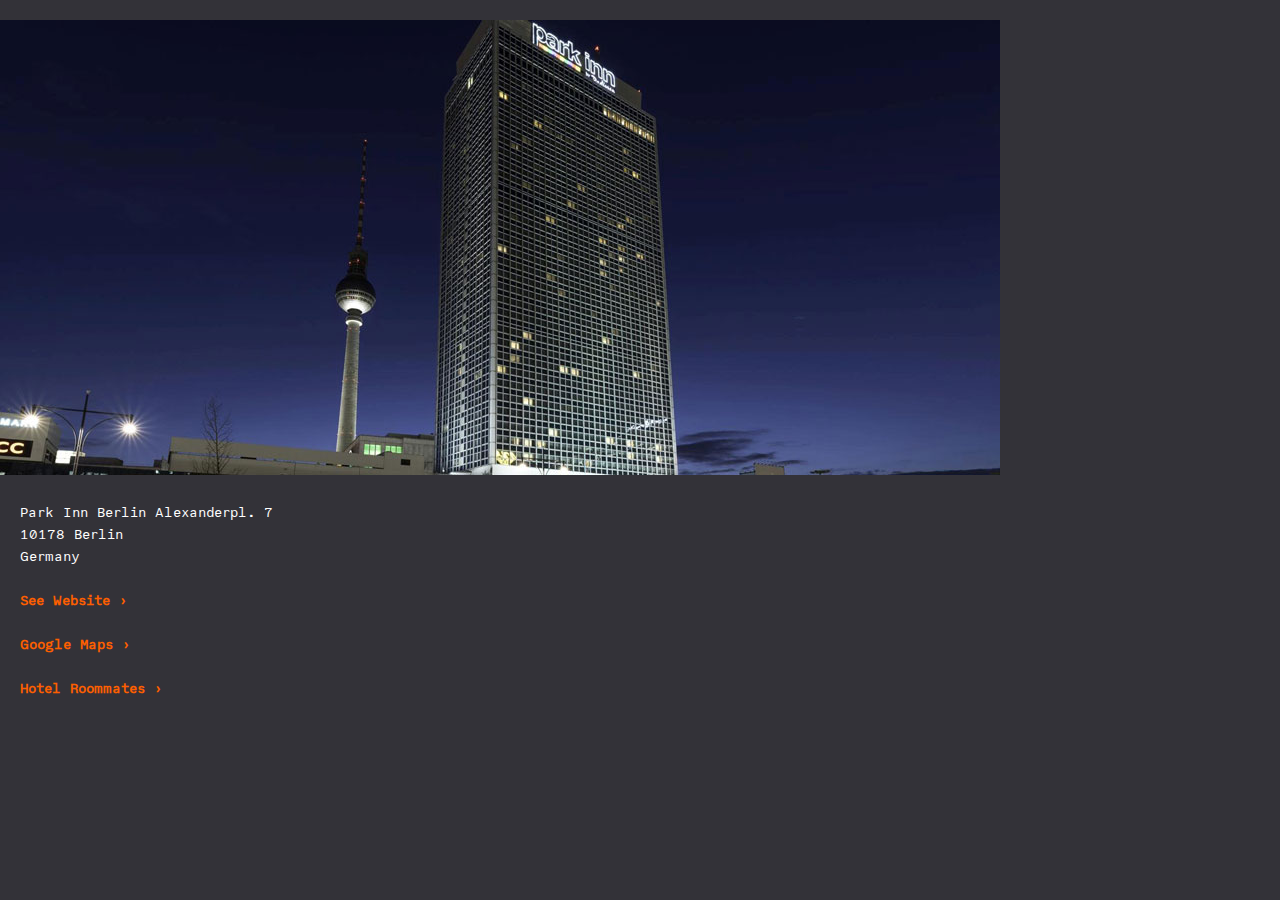
<file: app/hotel.html>
<!DOCTYPE html>
<html>
<head>
  <meta charset="UTF-8">
  <meta http-equiv="X-UA-Compatible" content="IE=edge,chrome=1"/>

  <title>Futupolis</title>
  <link rel="apple-touch-icon" href="assets/robot.png">
  <link rel="icon" href="assets/robot.png">

  <meta name="viewport" content="width=device-width, initial-scale=1, maximum-scale=1"/>
  <meta name="mobile-web-app-capable" content="yes" />
  <meta name="apple-mobile-web-app-capable" content="yes"/>
  <meta name="format-detection" content="telephone=no"/>
  <meta name="theme-color" content="#000" />

  <link rel="stylesheet" href="style.css">

</head>
<body>
  <img class="hero-img" src="parkinn.jpg" />
  <p>
    Park Inn Berlin
    Alexanderpl. 7 <br />
    10178 Berlin<br />
    Germany<br />
    <br />
    <a href="https://www.parkinn-berlin.de/en/">See Website ›</a>
    <br />
    <br />
    <a href="https://goo.gl/maps/hBUeeESPhUG2">Google Maps ›</a>
    <br />
    <br />
    <a href="https://docs.google.com/spreadsheets/d/1QkvQoJIm4nGM_XPSXsd3exFB131NNOE9MPfjAgMLTbQ/edit">Hotel Roommates ›</a>
    <br />
  </p>


</body>
</html>
</file>
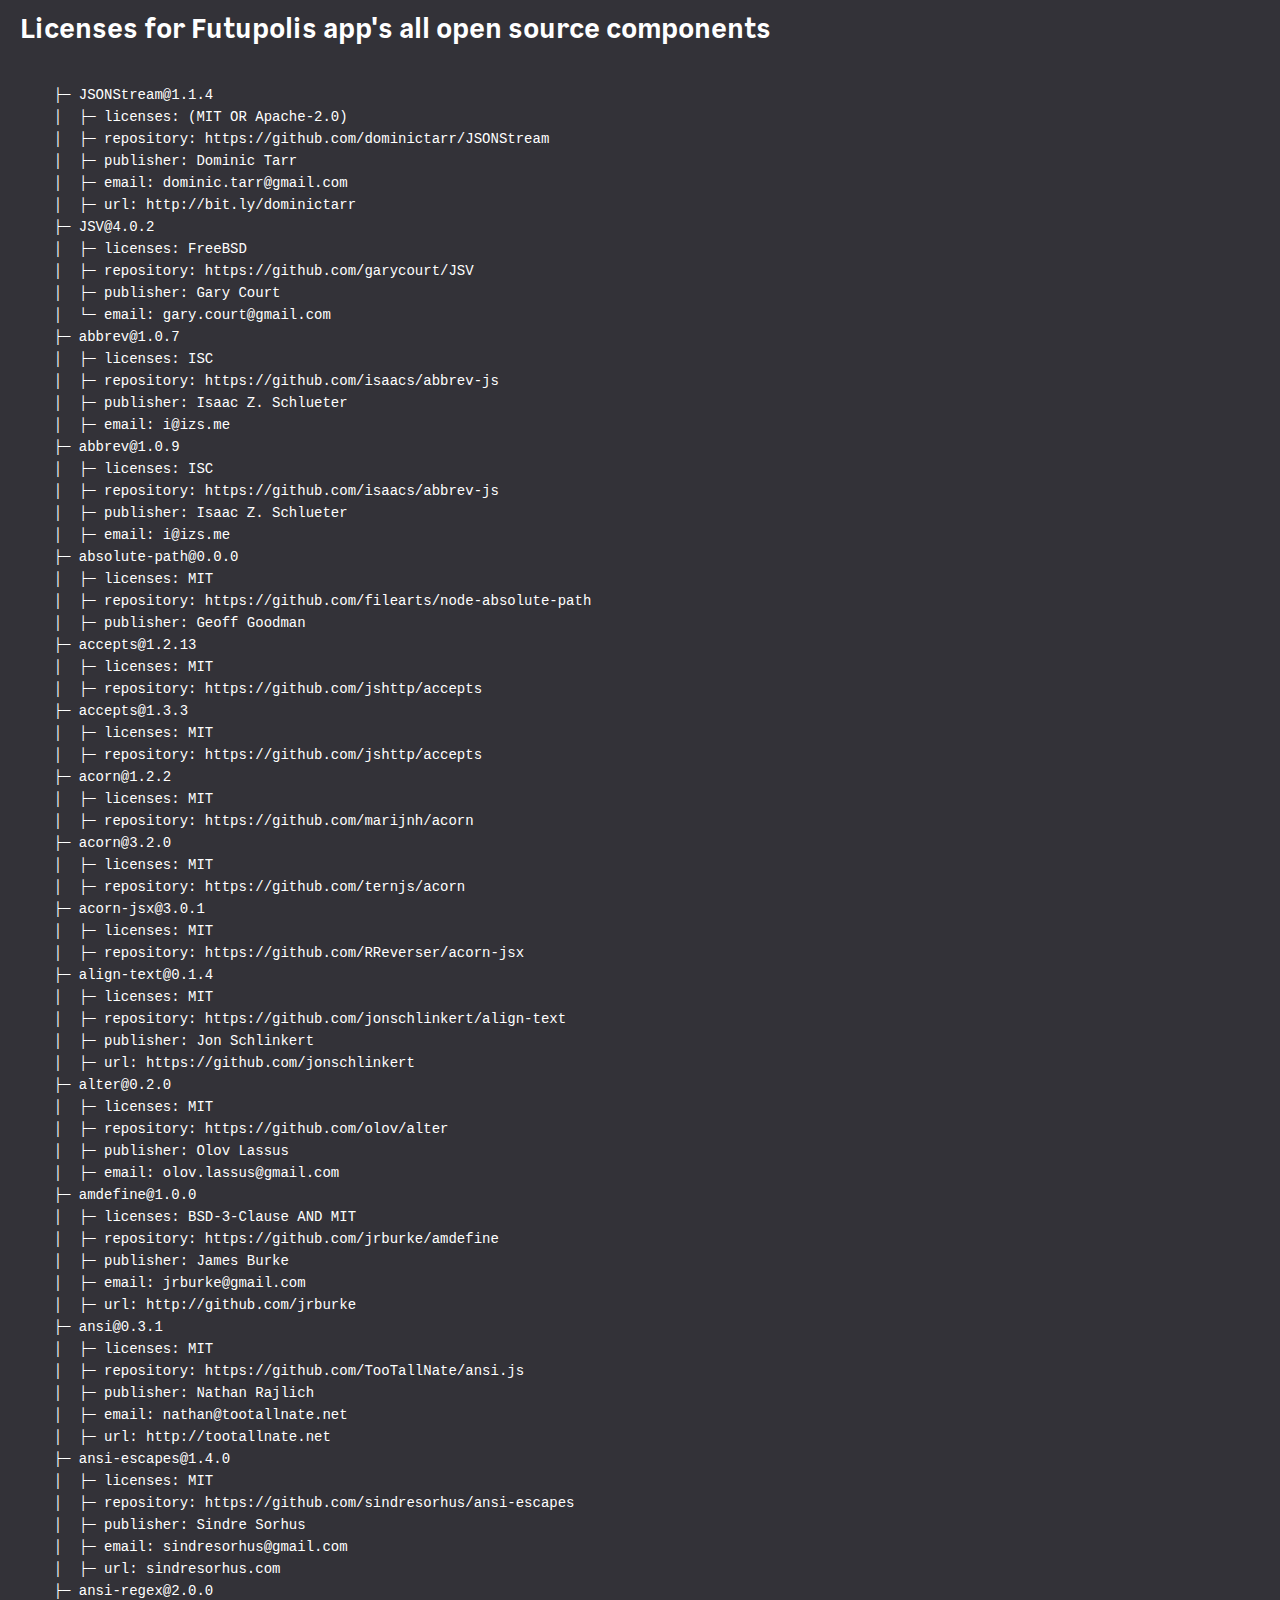
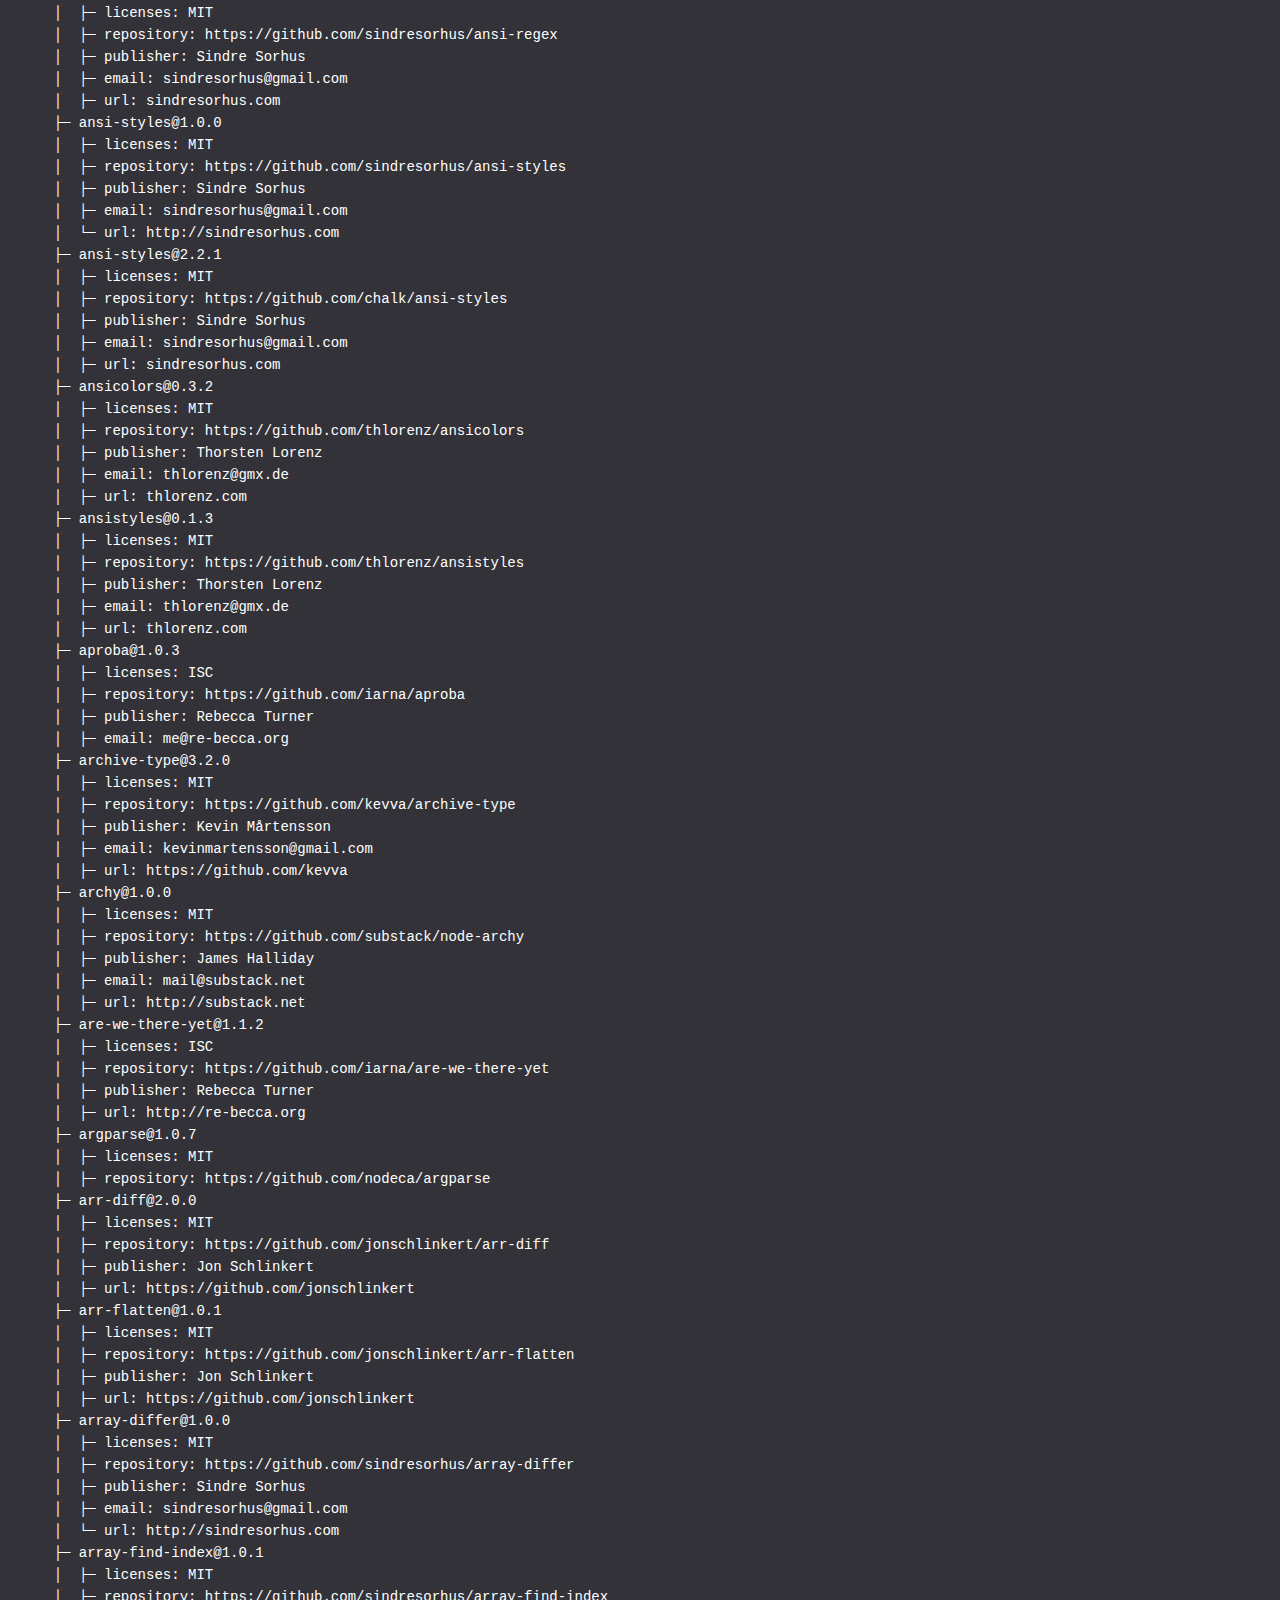
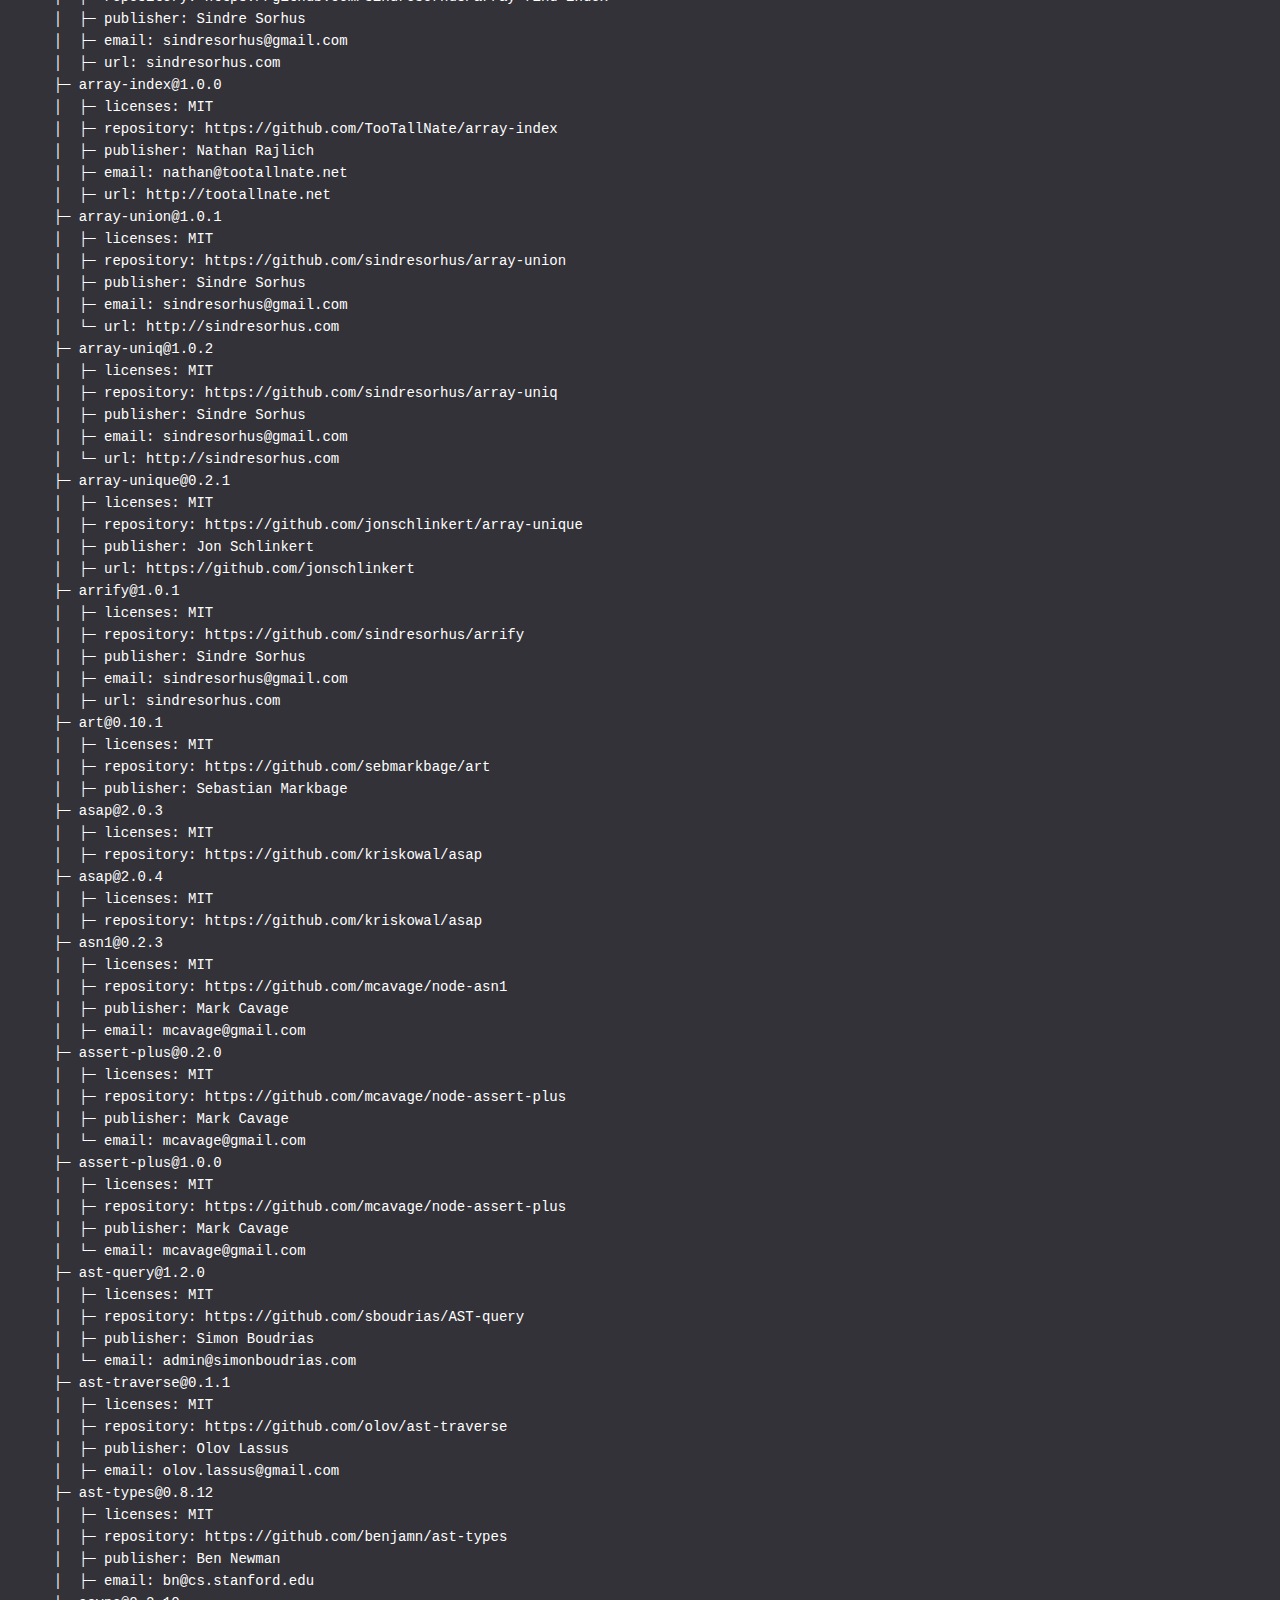
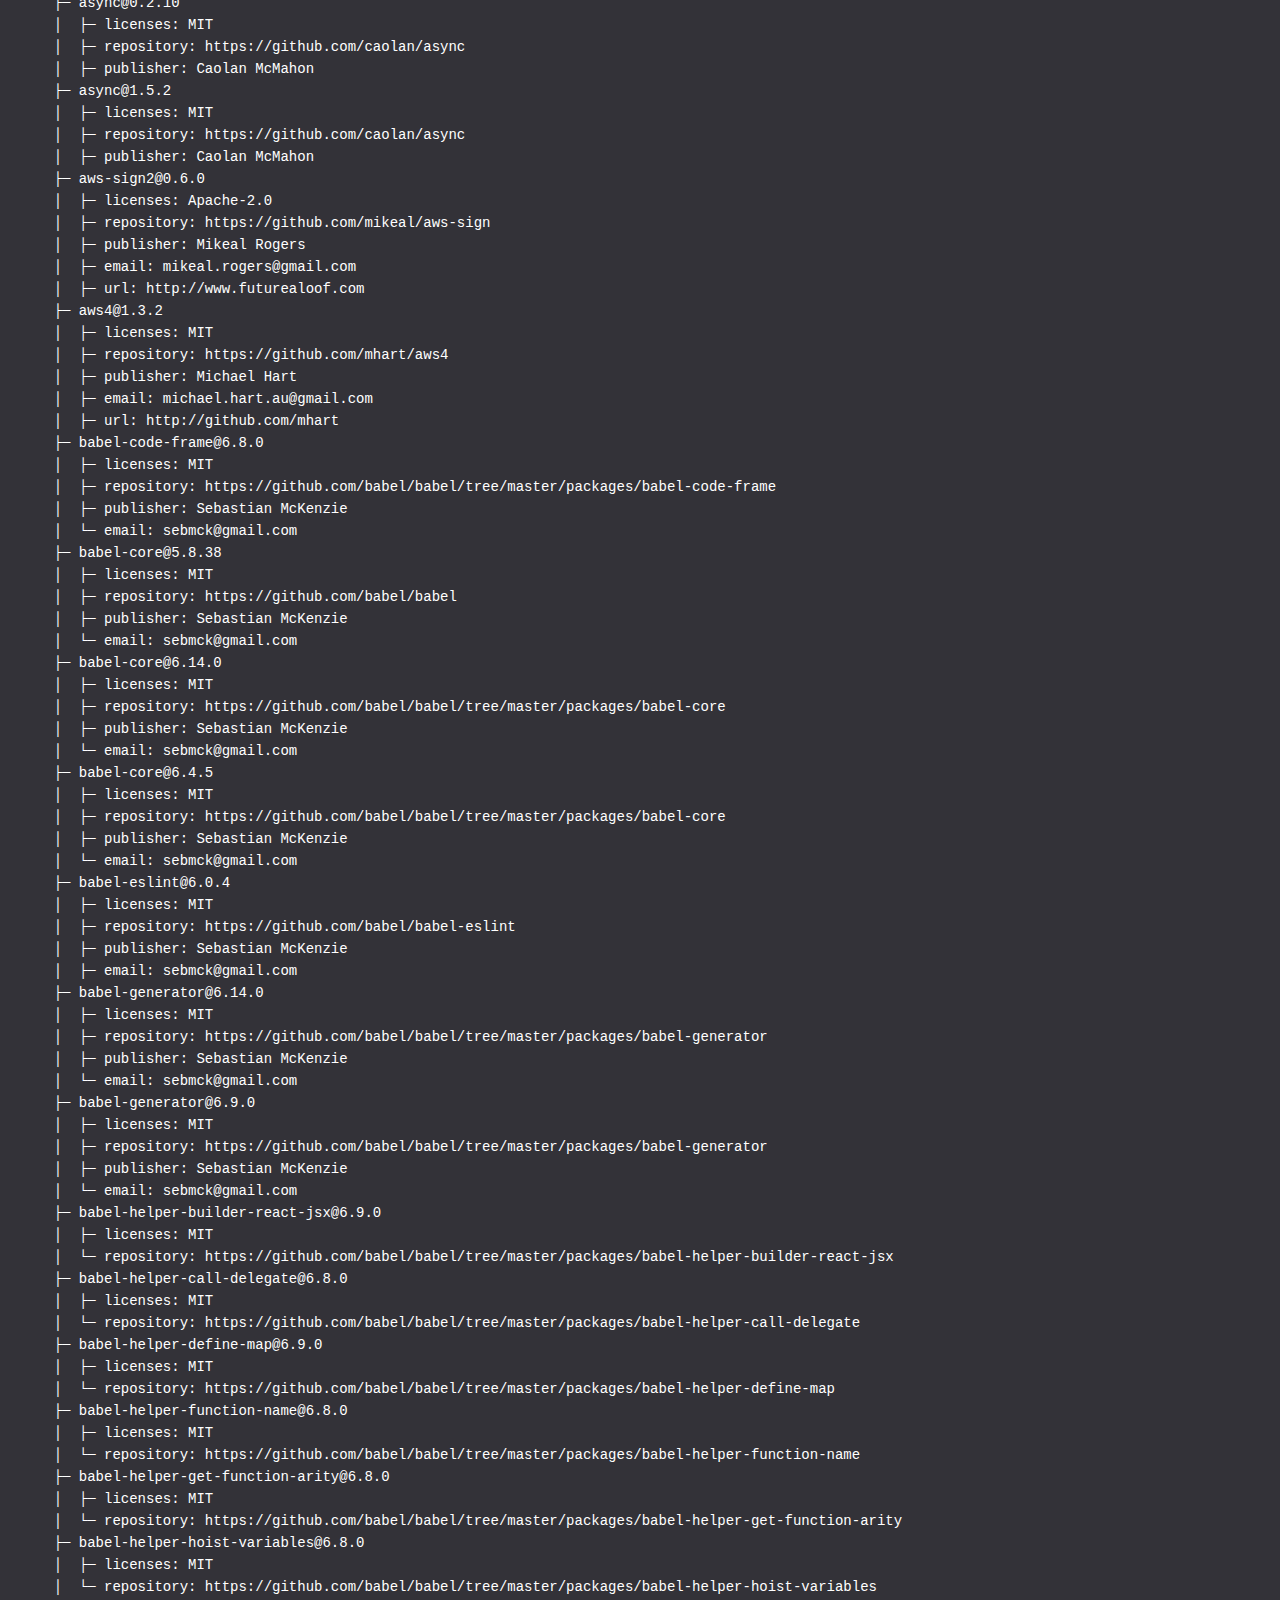
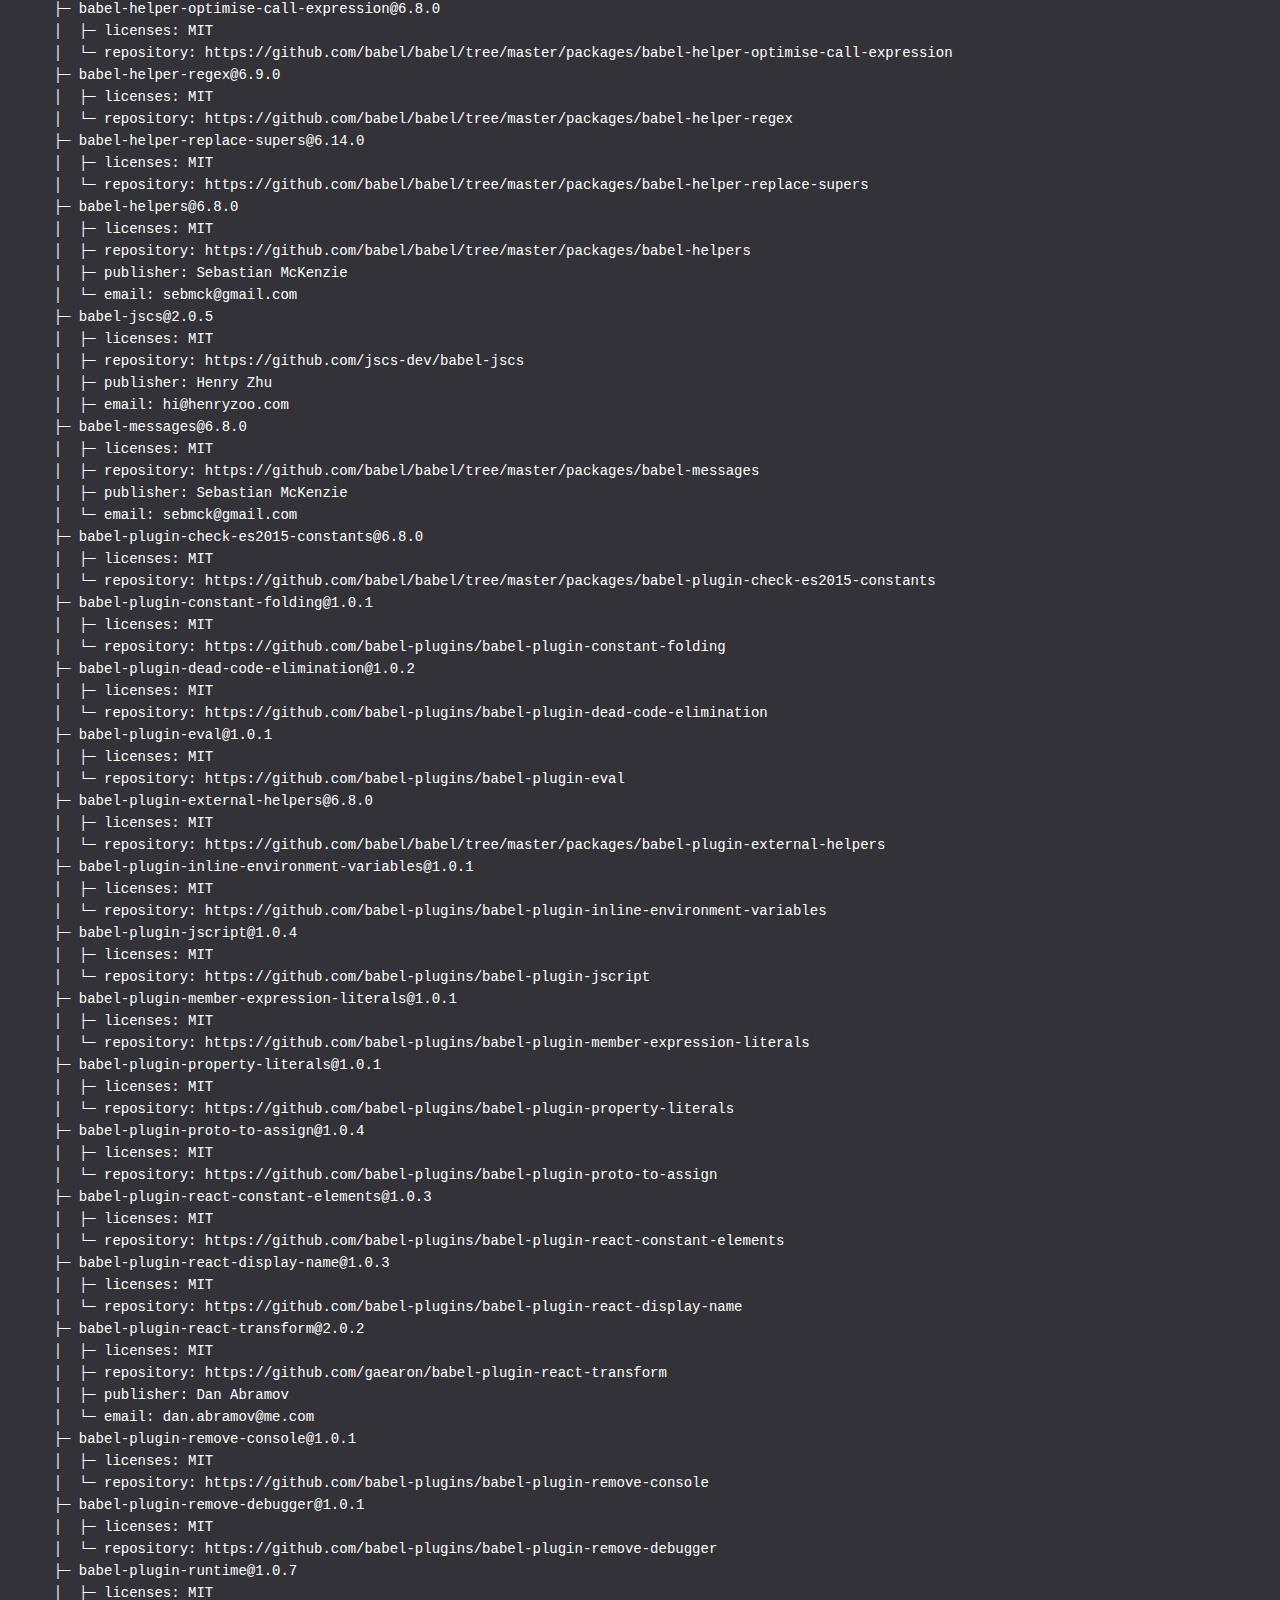
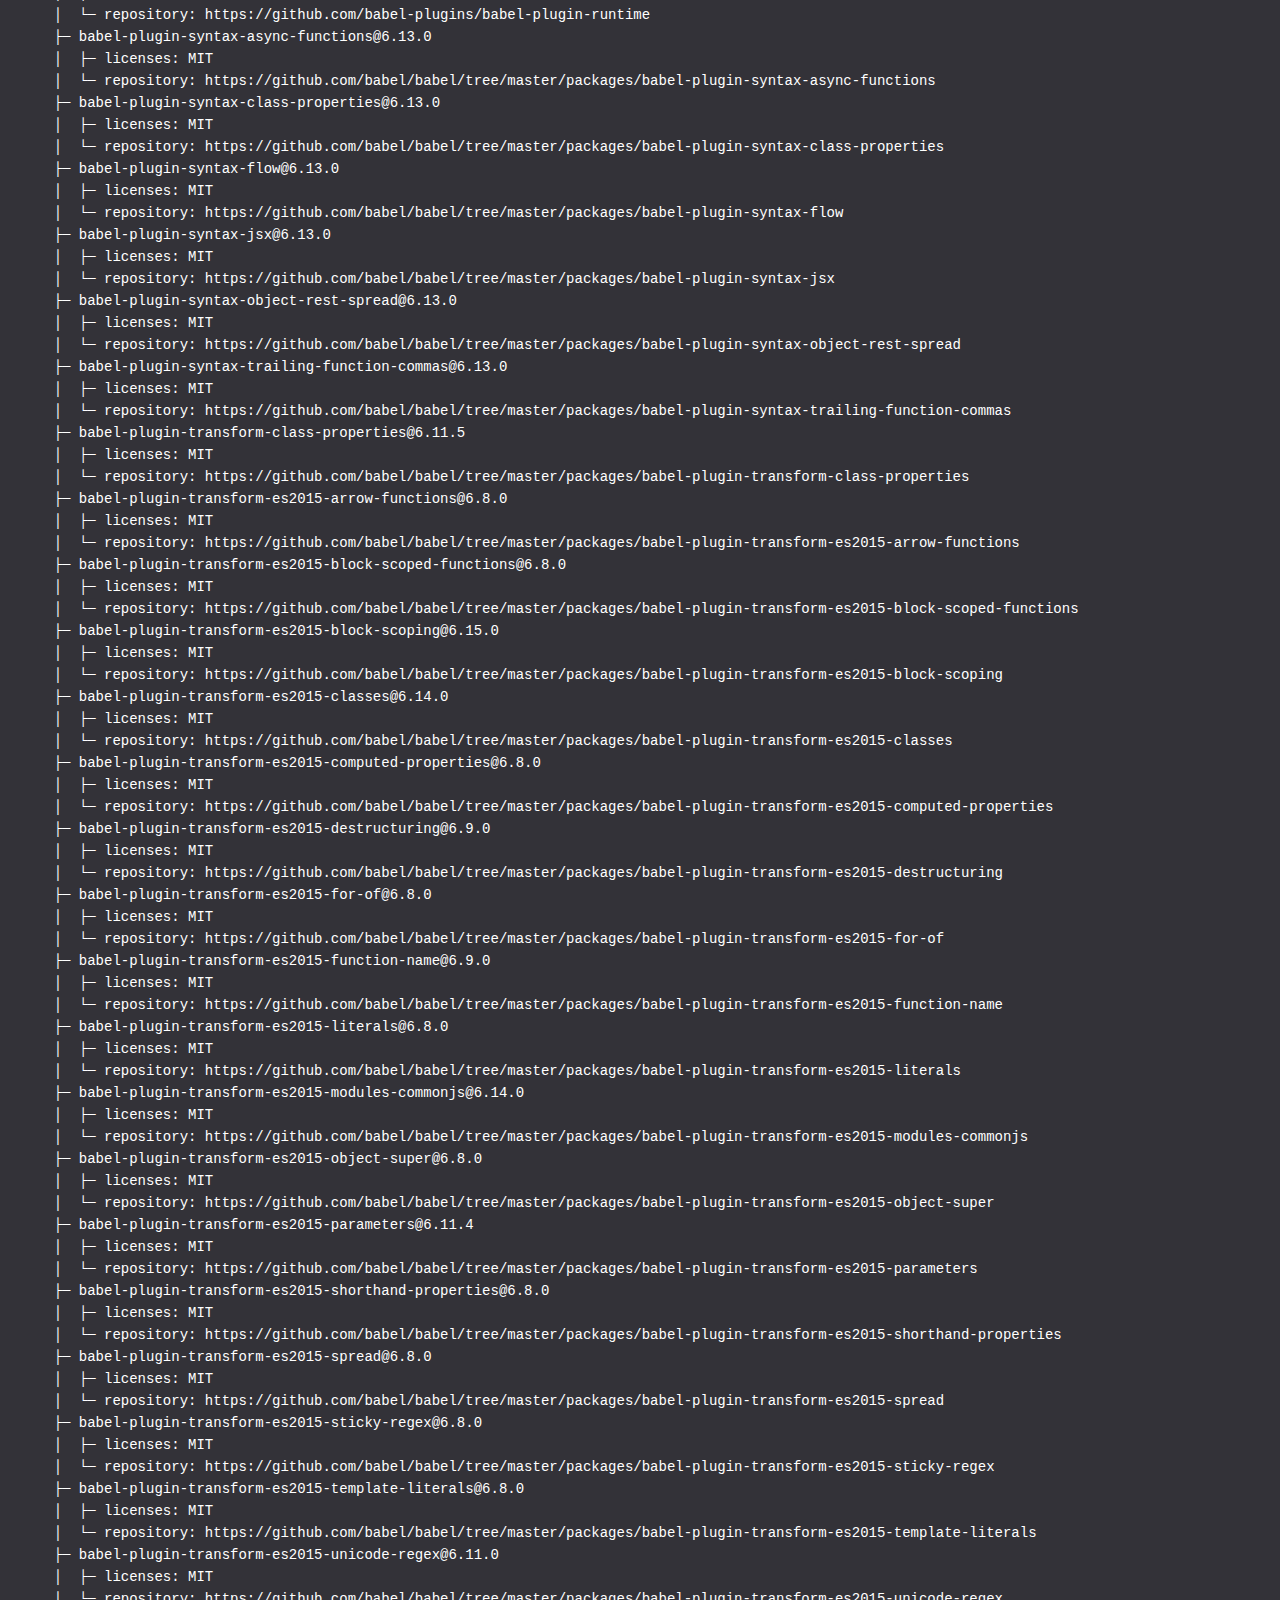
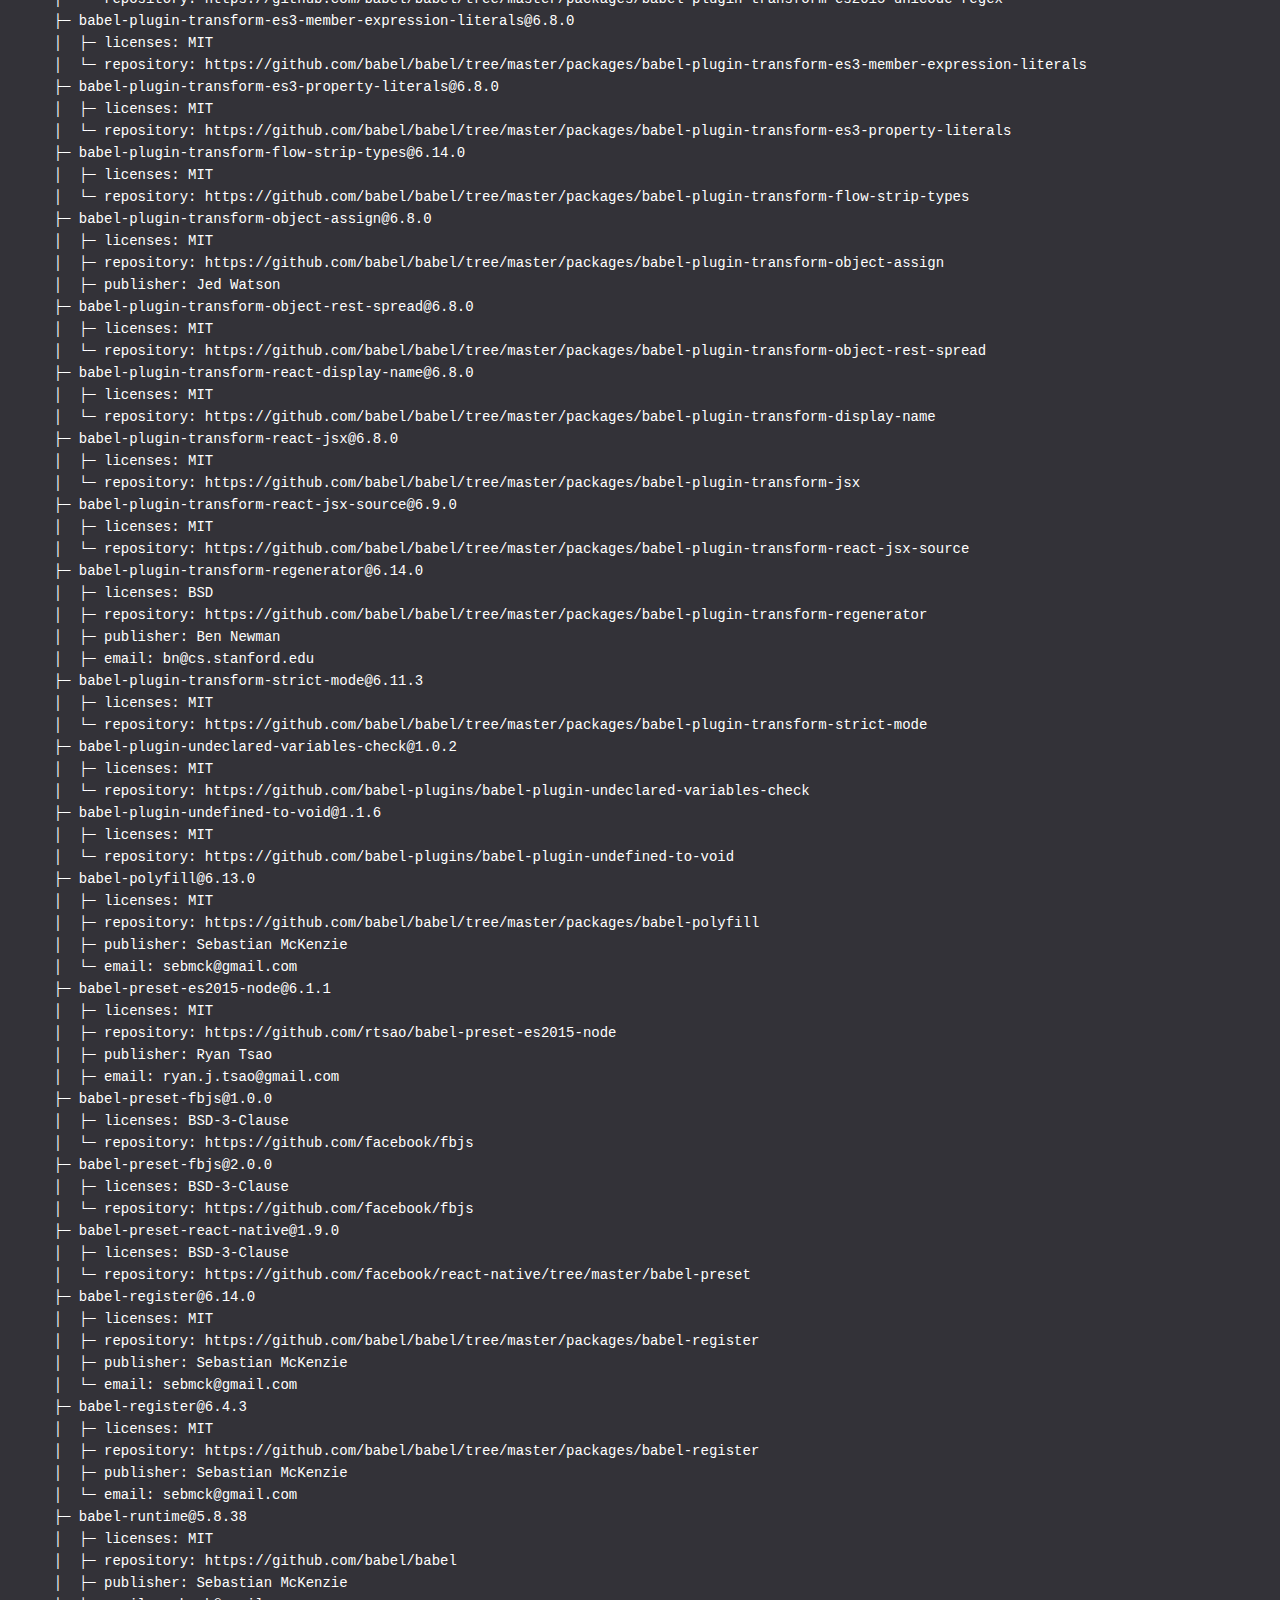
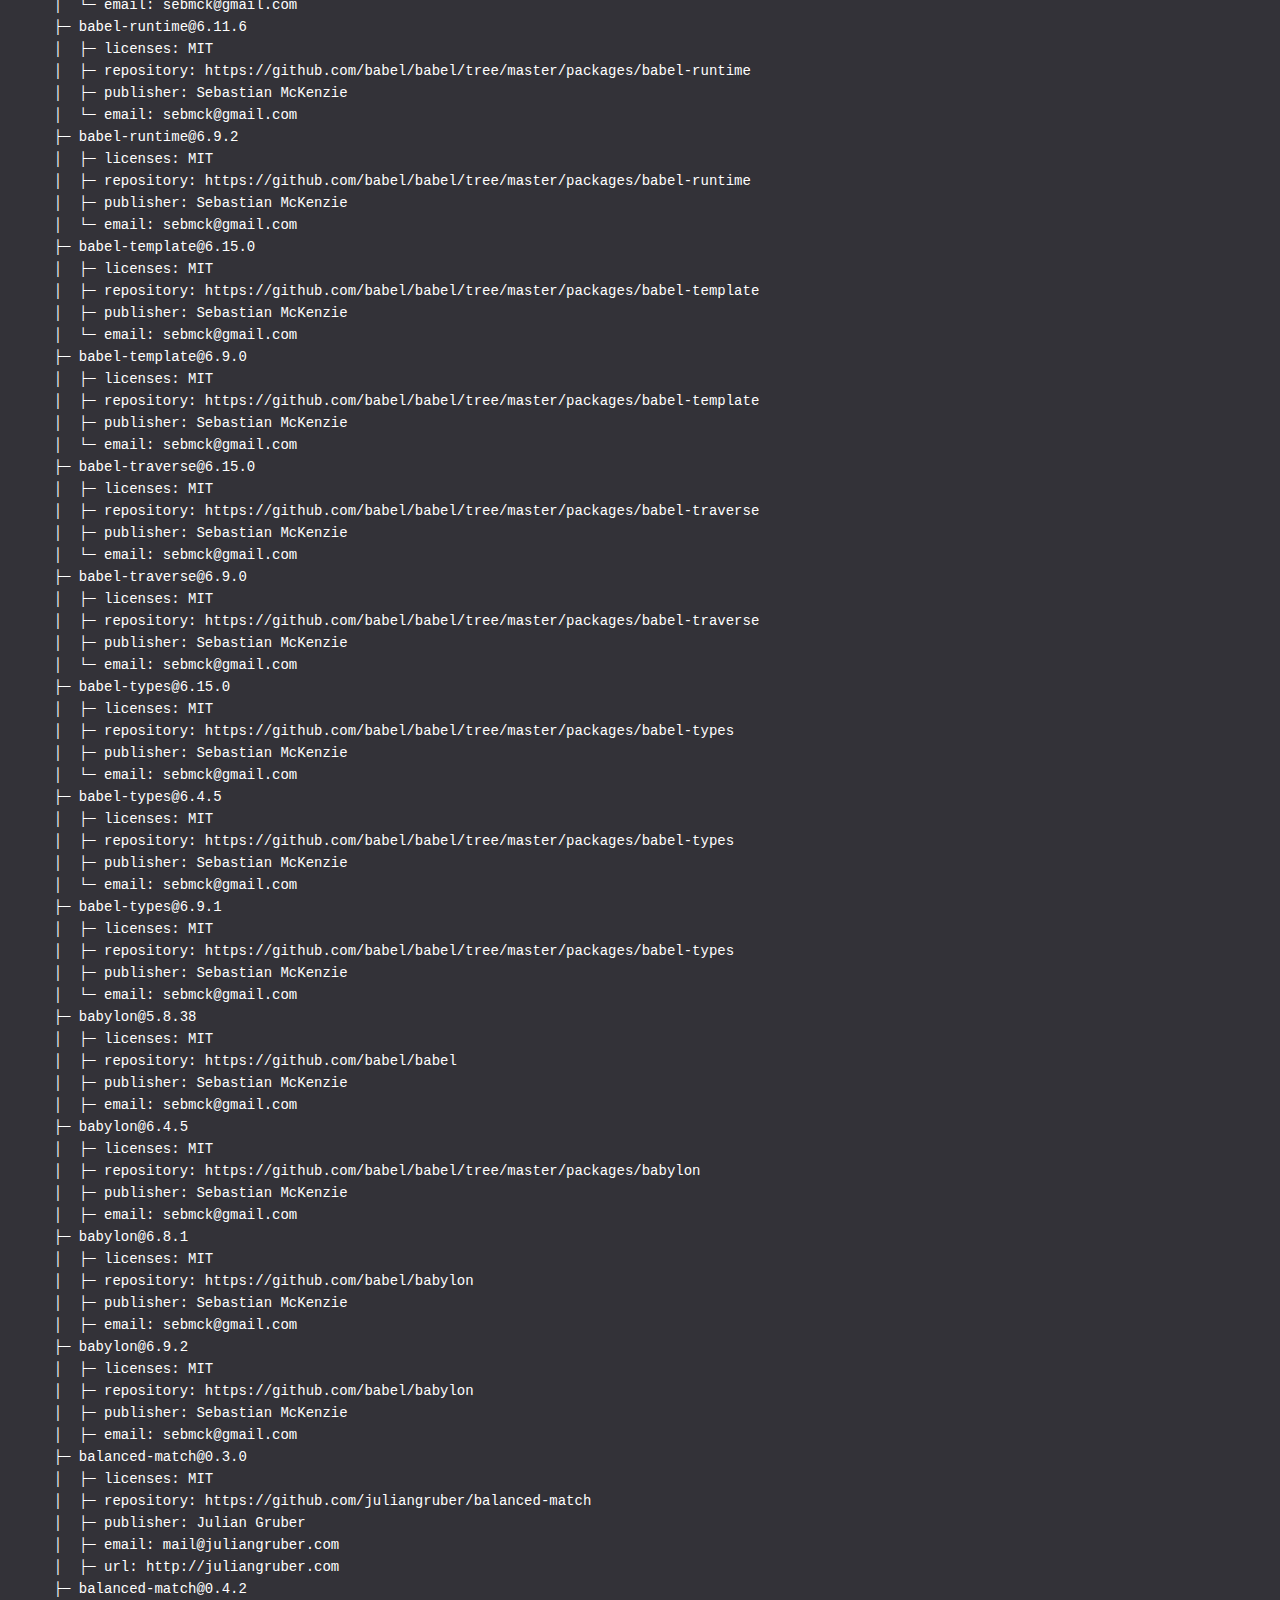
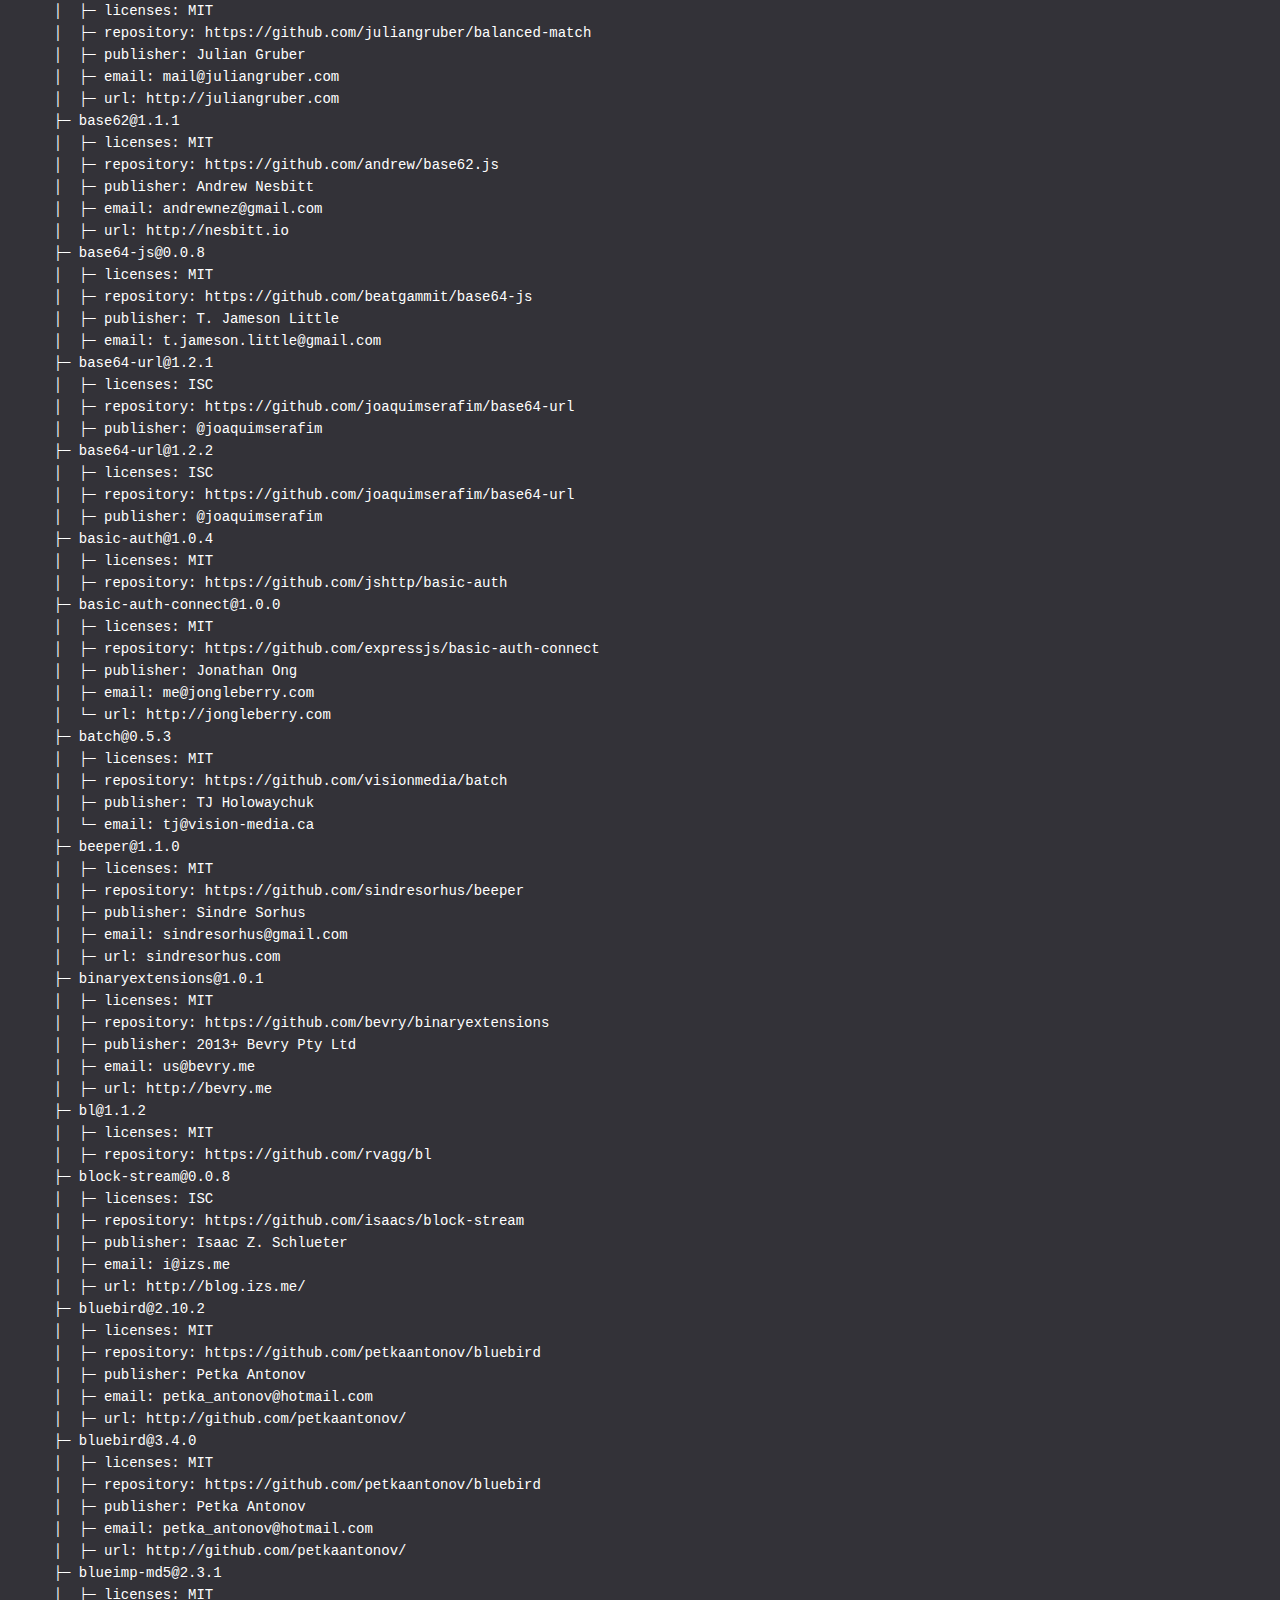
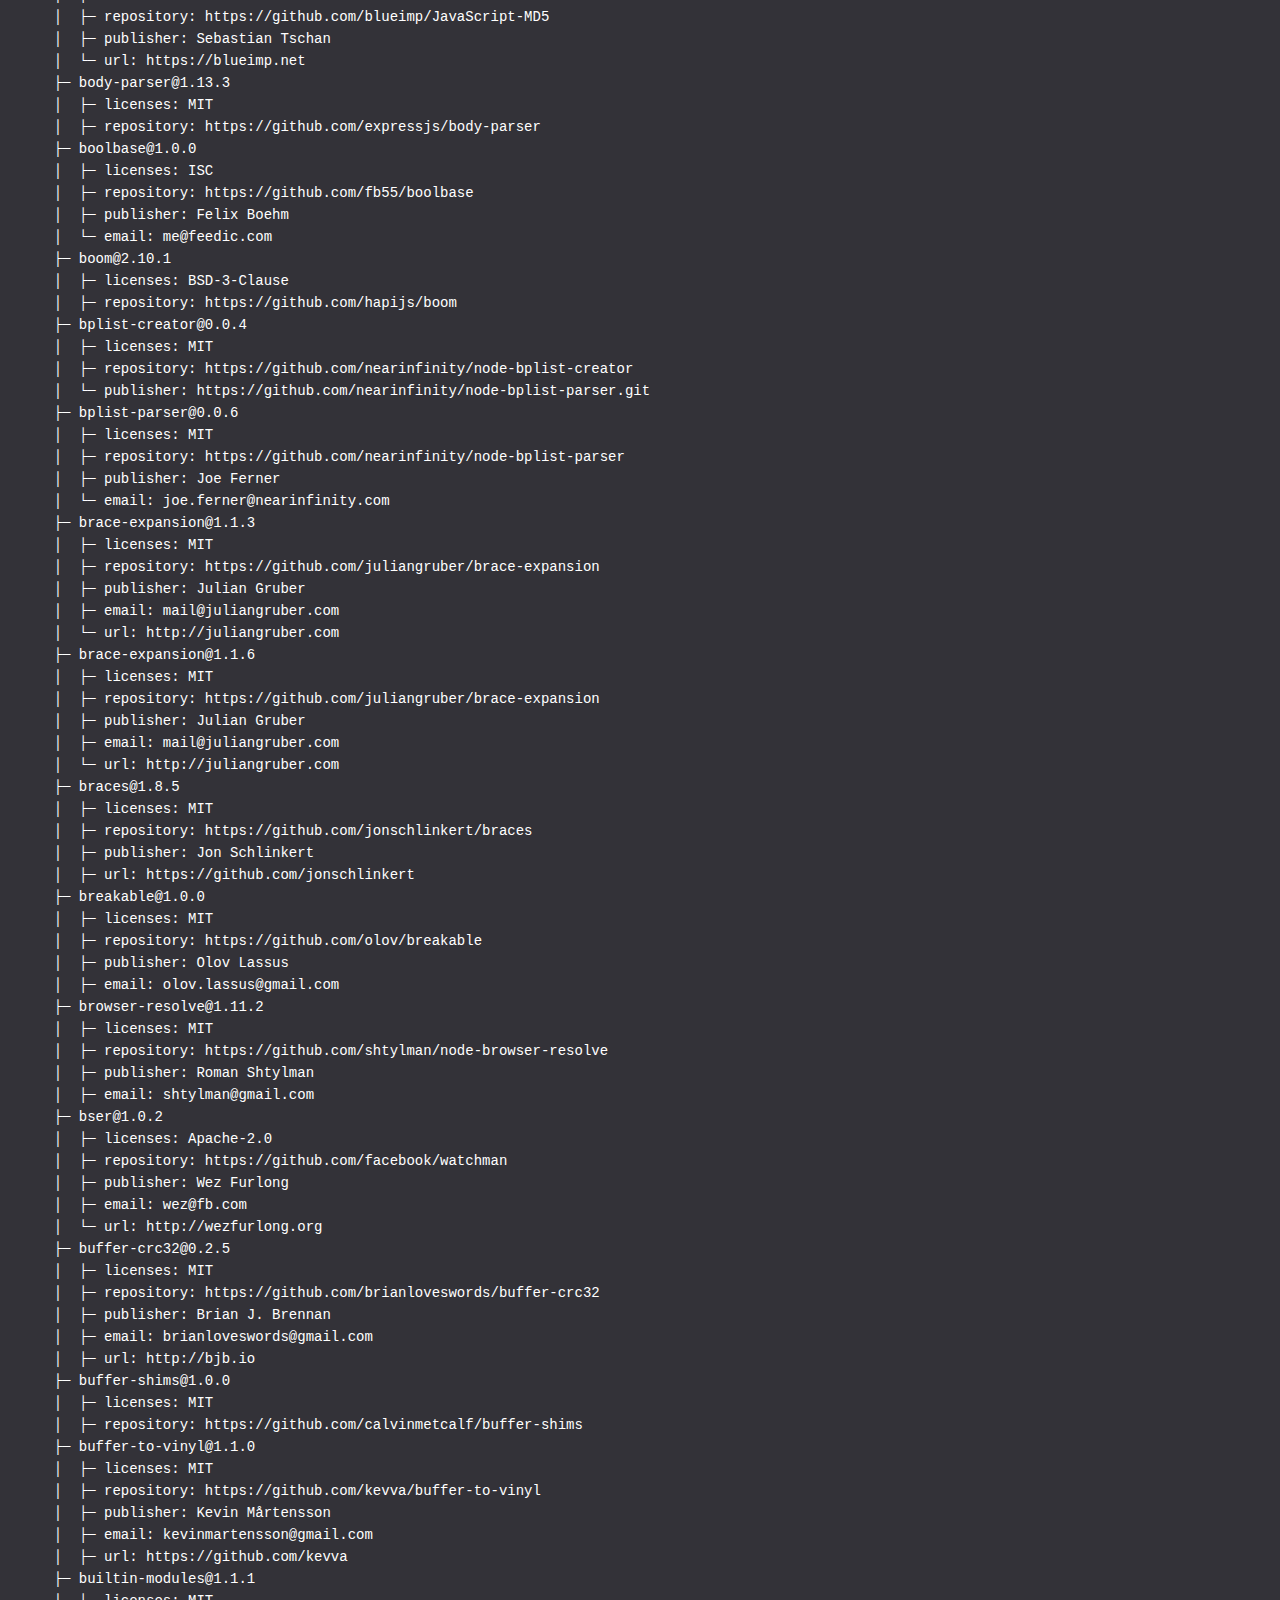
<file: app/licences.html>
<!DOCTYPE html>
<html>
<head>
  <meta charset="UTF-8">
  <meta http-equiv="X-UA-Compatible" content="IE=edge,chrome=1"/>

  <title>Futupolis</title>
  <link rel="apple-touch-icon" href="assets/robot.png">
  <link rel="icon" href="assets/robot.png">

  <meta name="viewport" content="width=device-width, initial-scale=1, maximum-scale=1"/>
  <meta name="mobile-web-app-capable" content="yes" />
  <meta name="apple-mobile-web-app-capable" content="yes"/>
  <meta name="format-detection" content="telephone=no"/>
  <meta name="theme-color" content="#000" />

  <link rel="stylesheet" href="style.css">

</head>
<body>

    <h1>Licenses for Futupolis app's all open source components</h1>
    <pre>

    ├─ JSONStream@1.1.4
    │  ├─ licenses: (MIT OR Apache-2.0)
    │  ├─ repository: https://github.com/dominictarr/JSONStream
    │  ├─ publisher: Dominic Tarr
    │  ├─ email: dominic.tarr@gmail.com
    │  ├─ url: http://bit.ly/dominictarr
    ├─ JSV@4.0.2
    │  ├─ licenses: FreeBSD
    │  ├─ repository: https://github.com/garycourt/JSV
    │  ├─ publisher: Gary Court
    │  └─ email: gary.court@gmail.com
    ├─ abbrev@1.0.7
    │  ├─ licenses: ISC
    │  ├─ repository: https://github.com/isaacs/abbrev-js
    │  ├─ publisher: Isaac Z. Schlueter
    │  ├─ email: i@izs.me
    ├─ abbrev@1.0.9
    │  ├─ licenses: ISC
    │  ├─ repository: https://github.com/isaacs/abbrev-js
    │  ├─ publisher: Isaac Z. Schlueter
    │  ├─ email: i@izs.me
    ├─ absolute-path@0.0.0
    │  ├─ licenses: MIT
    │  ├─ repository: https://github.com/filearts/node-absolute-path
    │  ├─ publisher: Geoff Goodman
    ├─ accepts@1.2.13
    │  ├─ licenses: MIT
    │  ├─ repository: https://github.com/jshttp/accepts
    ├─ accepts@1.3.3
    │  ├─ licenses: MIT
    │  ├─ repository: https://github.com/jshttp/accepts
    ├─ acorn@1.2.2
    │  ├─ licenses: MIT
    │  ├─ repository: https://github.com/marijnh/acorn
    ├─ acorn@3.2.0
    │  ├─ licenses: MIT
    │  ├─ repository: https://github.com/ternjs/acorn
    ├─ acorn-jsx@3.0.1
    │  ├─ licenses: MIT
    │  ├─ repository: https://github.com/RReverser/acorn-jsx
    ├─ align-text@0.1.4
    │  ├─ licenses: MIT
    │  ├─ repository: https://github.com/jonschlinkert/align-text
    │  ├─ publisher: Jon Schlinkert
    │  ├─ url: https://github.com/jonschlinkert
    ├─ alter@0.2.0
    │  ├─ licenses: MIT
    │  ├─ repository: https://github.com/olov/alter
    │  ├─ publisher: Olov Lassus
    │  ├─ email: olov.lassus@gmail.com
    ├─ amdefine@1.0.0
    │  ├─ licenses: BSD-3-Clause AND MIT
    │  ├─ repository: https://github.com/jrburke/amdefine
    │  ├─ publisher: James Burke
    │  ├─ email: jrburke@gmail.com
    │  ├─ url: http://github.com/jrburke
    ├─ ansi@0.3.1
    │  ├─ licenses: MIT
    │  ├─ repository: https://github.com/TooTallNate/ansi.js
    │  ├─ publisher: Nathan Rajlich
    │  ├─ email: nathan@tootallnate.net
    │  ├─ url: http://tootallnate.net
    ├─ ansi-escapes@1.4.0
    │  ├─ licenses: MIT
    │  ├─ repository: https://github.com/sindresorhus/ansi-escapes
    │  ├─ publisher: Sindre Sorhus
    │  ├─ email: sindresorhus@gmail.com
    │  ├─ url: sindresorhus.com
    ├─ ansi-regex@2.0.0
    │  ├─ licenses: MIT
    │  ├─ repository: https://github.com/sindresorhus/ansi-regex
    │  ├─ publisher: Sindre Sorhus
    │  ├─ email: sindresorhus@gmail.com
    │  ├─ url: sindresorhus.com
    ├─ ansi-styles@1.0.0
    │  ├─ licenses: MIT
    │  ├─ repository: https://github.com/sindresorhus/ansi-styles
    │  ├─ publisher: Sindre Sorhus
    │  ├─ email: sindresorhus@gmail.com
    │  └─ url: http://sindresorhus.com
    ├─ ansi-styles@2.2.1
    │  ├─ licenses: MIT
    │  ├─ repository: https://github.com/chalk/ansi-styles
    │  ├─ publisher: Sindre Sorhus
    │  ├─ email: sindresorhus@gmail.com
    │  ├─ url: sindresorhus.com
    ├─ ansicolors@0.3.2
    │  ├─ licenses: MIT
    │  ├─ repository: https://github.com/thlorenz/ansicolors
    │  ├─ publisher: Thorsten Lorenz
    │  ├─ email: thlorenz@gmx.de
    │  ├─ url: thlorenz.com
    ├─ ansistyles@0.1.3
    │  ├─ licenses: MIT
    │  ├─ repository: https://github.com/thlorenz/ansistyles
    │  ├─ publisher: Thorsten Lorenz
    │  ├─ email: thlorenz@gmx.de
    │  ├─ url: thlorenz.com
    ├─ aproba@1.0.3
    │  ├─ licenses: ISC
    │  ├─ repository: https://github.com/iarna/aproba
    │  ├─ publisher: Rebecca Turner
    │  ├─ email: me@re-becca.org
    ├─ archive-type@3.2.0
    │  ├─ licenses: MIT
    │  ├─ repository: https://github.com/kevva/archive-type
    │  ├─ publisher: Kevin Mårtensson
    │  ├─ email: kevinmartensson@gmail.com
    │  ├─ url: https://github.com/kevva
    ├─ archy@1.0.0
    │  ├─ licenses: MIT
    │  ├─ repository: https://github.com/substack/node-archy
    │  ├─ publisher: James Halliday
    │  ├─ email: mail@substack.net
    │  ├─ url: http://substack.net
    ├─ are-we-there-yet@1.1.2
    │  ├─ licenses: ISC
    │  ├─ repository: https://github.com/iarna/are-we-there-yet
    │  ├─ publisher: Rebecca Turner
    │  ├─ url: http://re-becca.org
    ├─ argparse@1.0.7
    │  ├─ licenses: MIT
    │  ├─ repository: https://github.com/nodeca/argparse
    ├─ arr-diff@2.0.0
    │  ├─ licenses: MIT
    │  ├─ repository: https://github.com/jonschlinkert/arr-diff
    │  ├─ publisher: Jon Schlinkert
    │  ├─ url: https://github.com/jonschlinkert
    ├─ arr-flatten@1.0.1
    │  ├─ licenses: MIT
    │  ├─ repository: https://github.com/jonschlinkert/arr-flatten
    │  ├─ publisher: Jon Schlinkert
    │  ├─ url: https://github.com/jonschlinkert
    ├─ array-differ@1.0.0
    │  ├─ licenses: MIT
    │  ├─ repository: https://github.com/sindresorhus/array-differ
    │  ├─ publisher: Sindre Sorhus
    │  ├─ email: sindresorhus@gmail.com
    │  └─ url: http://sindresorhus.com
    ├─ array-find-index@1.0.1
    │  ├─ licenses: MIT
    │  ├─ repository: https://github.com/sindresorhus/array-find-index
    │  ├─ publisher: Sindre Sorhus
    │  ├─ email: sindresorhus@gmail.com
    │  ├─ url: sindresorhus.com
    ├─ array-index@1.0.0
    │  ├─ licenses: MIT
    │  ├─ repository: https://github.com/TooTallNate/array-index
    │  ├─ publisher: Nathan Rajlich
    │  ├─ email: nathan@tootallnate.net
    │  ├─ url: http://tootallnate.net
    ├─ array-union@1.0.1
    │  ├─ licenses: MIT
    │  ├─ repository: https://github.com/sindresorhus/array-union
    │  ├─ publisher: Sindre Sorhus
    │  ├─ email: sindresorhus@gmail.com
    │  └─ url: http://sindresorhus.com
    ├─ array-uniq@1.0.2
    │  ├─ licenses: MIT
    │  ├─ repository: https://github.com/sindresorhus/array-uniq
    │  ├─ publisher: Sindre Sorhus
    │  ├─ email: sindresorhus@gmail.com
    │  └─ url: http://sindresorhus.com
    ├─ array-unique@0.2.1
    │  ├─ licenses: MIT
    │  ├─ repository: https://github.com/jonschlinkert/array-unique
    │  ├─ publisher: Jon Schlinkert
    │  ├─ url: https://github.com/jonschlinkert
    ├─ arrify@1.0.1
    │  ├─ licenses: MIT
    │  ├─ repository: https://github.com/sindresorhus/arrify
    │  ├─ publisher: Sindre Sorhus
    │  ├─ email: sindresorhus@gmail.com
    │  ├─ url: sindresorhus.com
    ├─ art@0.10.1
    │  ├─ licenses: MIT
    │  ├─ repository: https://github.com/sebmarkbage/art
    │  ├─ publisher: Sebastian Markbage
    ├─ asap@2.0.3
    │  ├─ licenses: MIT
    │  ├─ repository: https://github.com/kriskowal/asap
    ├─ asap@2.0.4
    │  ├─ licenses: MIT
    │  ├─ repository: https://github.com/kriskowal/asap
    ├─ asn1@0.2.3
    │  ├─ licenses: MIT
    │  ├─ repository: https://github.com/mcavage/node-asn1
    │  ├─ publisher: Mark Cavage
    │  ├─ email: mcavage@gmail.com
    ├─ assert-plus@0.2.0
    │  ├─ licenses: MIT
    │  ├─ repository: https://github.com/mcavage/node-assert-plus
    │  ├─ publisher: Mark Cavage
    │  └─ email: mcavage@gmail.com
    ├─ assert-plus@1.0.0
    │  ├─ licenses: MIT
    │  ├─ repository: https://github.com/mcavage/node-assert-plus
    │  ├─ publisher: Mark Cavage
    │  └─ email: mcavage@gmail.com
    ├─ ast-query@1.2.0
    │  ├─ licenses: MIT
    │  ├─ repository: https://github.com/sboudrias/AST-query
    │  ├─ publisher: Simon Boudrias
    │  └─ email: admin@simonboudrias.com
    ├─ ast-traverse@0.1.1
    │  ├─ licenses: MIT
    │  ├─ repository: https://github.com/olov/ast-traverse
    │  ├─ publisher: Olov Lassus
    │  ├─ email: olov.lassus@gmail.com
    ├─ ast-types@0.8.12
    │  ├─ licenses: MIT
    │  ├─ repository: https://github.com/benjamn/ast-types
    │  ├─ publisher: Ben Newman
    │  ├─ email: bn@cs.stanford.edu
    ├─ async@0.2.10
    │  ├─ licenses: MIT
    │  ├─ repository: https://github.com/caolan/async
    │  ├─ publisher: Caolan McMahon
    ├─ async@1.5.2
    │  ├─ licenses: MIT
    │  ├─ repository: https://github.com/caolan/async
    │  ├─ publisher: Caolan McMahon
    ├─ aws-sign2@0.6.0
    │  ├─ licenses: Apache-2.0
    │  ├─ repository: https://github.com/mikeal/aws-sign
    │  ├─ publisher: Mikeal Rogers
    │  ├─ email: mikeal.rogers@gmail.com
    │  ├─ url: http://www.futurealoof.com
    ├─ aws4@1.3.2
    │  ├─ licenses: MIT
    │  ├─ repository: https://github.com/mhart/aws4
    │  ├─ publisher: Michael Hart
    │  ├─ email: michael.hart.au@gmail.com
    │  ├─ url: http://github.com/mhart
    ├─ babel-code-frame@6.8.0
    │  ├─ licenses: MIT
    │  ├─ repository: https://github.com/babel/babel/tree/master/packages/babel-code-frame
    │  ├─ publisher: Sebastian McKenzie
    │  └─ email: sebmck@gmail.com
    ├─ babel-core@5.8.38
    │  ├─ licenses: MIT
    │  ├─ repository: https://github.com/babel/babel
    │  ├─ publisher: Sebastian McKenzie
    │  └─ email: sebmck@gmail.com
    ├─ babel-core@6.14.0
    │  ├─ licenses: MIT
    │  ├─ repository: https://github.com/babel/babel/tree/master/packages/babel-core
    │  ├─ publisher: Sebastian McKenzie
    │  └─ email: sebmck@gmail.com
    ├─ babel-core@6.4.5
    │  ├─ licenses: MIT
    │  ├─ repository: https://github.com/babel/babel/tree/master/packages/babel-core
    │  ├─ publisher: Sebastian McKenzie
    │  └─ email: sebmck@gmail.com
    ├─ babel-eslint@6.0.4
    │  ├─ licenses: MIT
    │  ├─ repository: https://github.com/babel/babel-eslint
    │  ├─ publisher: Sebastian McKenzie
    │  ├─ email: sebmck@gmail.com
    ├─ babel-generator@6.14.0
    │  ├─ licenses: MIT
    │  ├─ repository: https://github.com/babel/babel/tree/master/packages/babel-generator
    │  ├─ publisher: Sebastian McKenzie
    │  └─ email: sebmck@gmail.com
    ├─ babel-generator@6.9.0
    │  ├─ licenses: MIT
    │  ├─ repository: https://github.com/babel/babel/tree/master/packages/babel-generator
    │  ├─ publisher: Sebastian McKenzie
    │  └─ email: sebmck@gmail.com
    ├─ babel-helper-builder-react-jsx@6.9.0
    │  ├─ licenses: MIT
    │  └─ repository: https://github.com/babel/babel/tree/master/packages/babel-helper-builder-react-jsx
    ├─ babel-helper-call-delegate@6.8.0
    │  ├─ licenses: MIT
    │  └─ repository: https://github.com/babel/babel/tree/master/packages/babel-helper-call-delegate
    ├─ babel-helper-define-map@6.9.0
    │  ├─ licenses: MIT
    │  └─ repository: https://github.com/babel/babel/tree/master/packages/babel-helper-define-map
    ├─ babel-helper-function-name@6.8.0
    │  ├─ licenses: MIT
    │  └─ repository: https://github.com/babel/babel/tree/master/packages/babel-helper-function-name
    ├─ babel-helper-get-function-arity@6.8.0
    │  ├─ licenses: MIT
    │  └─ repository: https://github.com/babel/babel/tree/master/packages/babel-helper-get-function-arity
    ├─ babel-helper-hoist-variables@6.8.0
    │  ├─ licenses: MIT
    │  └─ repository: https://github.com/babel/babel/tree/master/packages/babel-helper-hoist-variables
    ├─ babel-helper-optimise-call-expression@6.8.0
    │  ├─ licenses: MIT
    │  └─ repository: https://github.com/babel/babel/tree/master/packages/babel-helper-optimise-call-expression
    ├─ babel-helper-regex@6.9.0
    │  ├─ licenses: MIT
    │  └─ repository: https://github.com/babel/babel/tree/master/packages/babel-helper-regex
    ├─ babel-helper-replace-supers@6.14.0
    │  ├─ licenses: MIT
    │  └─ repository: https://github.com/babel/babel/tree/master/packages/babel-helper-replace-supers
    ├─ babel-helpers@6.8.0
    │  ├─ licenses: MIT
    │  ├─ repository: https://github.com/babel/babel/tree/master/packages/babel-helpers
    │  ├─ publisher: Sebastian McKenzie
    │  └─ email: sebmck@gmail.com
    ├─ babel-jscs@2.0.5
    │  ├─ licenses: MIT
    │  ├─ repository: https://github.com/jscs-dev/babel-jscs
    │  ├─ publisher: Henry Zhu
    │  ├─ email: hi@henryzoo.com
    ├─ babel-messages@6.8.0
    │  ├─ licenses: MIT
    │  ├─ repository: https://github.com/babel/babel/tree/master/packages/babel-messages
    │  ├─ publisher: Sebastian McKenzie
    │  └─ email: sebmck@gmail.com
    ├─ babel-plugin-check-es2015-constants@6.8.0
    │  ├─ licenses: MIT
    │  └─ repository: https://github.com/babel/babel/tree/master/packages/babel-plugin-check-es2015-constants
    ├─ babel-plugin-constant-folding@1.0.1
    │  ├─ licenses: MIT
    │  └─ repository: https://github.com/babel-plugins/babel-plugin-constant-folding
    ├─ babel-plugin-dead-code-elimination@1.0.2
    │  ├─ licenses: MIT
    │  └─ repository: https://github.com/babel-plugins/babel-plugin-dead-code-elimination
    ├─ babel-plugin-eval@1.0.1
    │  ├─ licenses: MIT
    │  └─ repository: https://github.com/babel-plugins/babel-plugin-eval
    ├─ babel-plugin-external-helpers@6.8.0
    │  ├─ licenses: MIT
    │  └─ repository: https://github.com/babel/babel/tree/master/packages/babel-plugin-external-helpers
    ├─ babel-plugin-inline-environment-variables@1.0.1
    │  ├─ licenses: MIT
    │  └─ repository: https://github.com/babel-plugins/babel-plugin-inline-environment-variables
    ├─ babel-plugin-jscript@1.0.4
    │  ├─ licenses: MIT
    │  └─ repository: https://github.com/babel-plugins/babel-plugin-jscript
    ├─ babel-plugin-member-expression-literals@1.0.1
    │  ├─ licenses: MIT
    │  └─ repository: https://github.com/babel-plugins/babel-plugin-member-expression-literals
    ├─ babel-plugin-property-literals@1.0.1
    │  ├─ licenses: MIT
    │  └─ repository: https://github.com/babel-plugins/babel-plugin-property-literals
    ├─ babel-plugin-proto-to-assign@1.0.4
    │  ├─ licenses: MIT
    │  └─ repository: https://github.com/babel-plugins/babel-plugin-proto-to-assign
    ├─ babel-plugin-react-constant-elements@1.0.3
    │  ├─ licenses: MIT
    │  └─ repository: https://github.com/babel-plugins/babel-plugin-react-constant-elements
    ├─ babel-plugin-react-display-name@1.0.3
    │  ├─ licenses: MIT
    │  └─ repository: https://github.com/babel-plugins/babel-plugin-react-display-name
    ├─ babel-plugin-react-transform@2.0.2
    │  ├─ licenses: MIT
    │  ├─ repository: https://github.com/gaearon/babel-plugin-react-transform
    │  ├─ publisher: Dan Abramov
    │  └─ email: dan.abramov@me.com
    ├─ babel-plugin-remove-console@1.0.1
    │  ├─ licenses: MIT
    │  └─ repository: https://github.com/babel-plugins/babel-plugin-remove-console
    ├─ babel-plugin-remove-debugger@1.0.1
    │  ├─ licenses: MIT
    │  └─ repository: https://github.com/babel-plugins/babel-plugin-remove-debugger
    ├─ babel-plugin-runtime@1.0.7
    │  ├─ licenses: MIT
    │  └─ repository: https://github.com/babel-plugins/babel-plugin-runtime
    ├─ babel-plugin-syntax-async-functions@6.13.0
    │  ├─ licenses: MIT
    │  └─ repository: https://github.com/babel/babel/tree/master/packages/babel-plugin-syntax-async-functions
    ├─ babel-plugin-syntax-class-properties@6.13.0
    │  ├─ licenses: MIT
    │  └─ repository: https://github.com/babel/babel/tree/master/packages/babel-plugin-syntax-class-properties
    ├─ babel-plugin-syntax-flow@6.13.0
    │  ├─ licenses: MIT
    │  └─ repository: https://github.com/babel/babel/tree/master/packages/babel-plugin-syntax-flow
    ├─ babel-plugin-syntax-jsx@6.13.0
    │  ├─ licenses: MIT
    │  └─ repository: https://github.com/babel/babel/tree/master/packages/babel-plugin-syntax-jsx
    ├─ babel-plugin-syntax-object-rest-spread@6.13.0
    │  ├─ licenses: MIT
    │  └─ repository: https://github.com/babel/babel/tree/master/packages/babel-plugin-syntax-object-rest-spread
    ├─ babel-plugin-syntax-trailing-function-commas@6.13.0
    │  ├─ licenses: MIT
    │  └─ repository: https://github.com/babel/babel/tree/master/packages/babel-plugin-syntax-trailing-function-commas
    ├─ babel-plugin-transform-class-properties@6.11.5
    │  ├─ licenses: MIT
    │  └─ repository: https://github.com/babel/babel/tree/master/packages/babel-plugin-transform-class-properties
    ├─ babel-plugin-transform-es2015-arrow-functions@6.8.0
    │  ├─ licenses: MIT
    │  └─ repository: https://github.com/babel/babel/tree/master/packages/babel-plugin-transform-es2015-arrow-functions
    ├─ babel-plugin-transform-es2015-block-scoped-functions@6.8.0
    │  ├─ licenses: MIT
    │  └─ repository: https://github.com/babel/babel/tree/master/packages/babel-plugin-transform-es2015-block-scoped-functions
    ├─ babel-plugin-transform-es2015-block-scoping@6.15.0
    │  ├─ licenses: MIT
    │  └─ repository: https://github.com/babel/babel/tree/master/packages/babel-plugin-transform-es2015-block-scoping
    ├─ babel-plugin-transform-es2015-classes@6.14.0
    │  ├─ licenses: MIT
    │  └─ repository: https://github.com/babel/babel/tree/master/packages/babel-plugin-transform-es2015-classes
    ├─ babel-plugin-transform-es2015-computed-properties@6.8.0
    │  ├─ licenses: MIT
    │  └─ repository: https://github.com/babel/babel/tree/master/packages/babel-plugin-transform-es2015-computed-properties
    ├─ babel-plugin-transform-es2015-destructuring@6.9.0
    │  ├─ licenses: MIT
    │  └─ repository: https://github.com/babel/babel/tree/master/packages/babel-plugin-transform-es2015-destructuring
    ├─ babel-plugin-transform-es2015-for-of@6.8.0
    │  ├─ licenses: MIT
    │  └─ repository: https://github.com/babel/babel/tree/master/packages/babel-plugin-transform-es2015-for-of
    ├─ babel-plugin-transform-es2015-function-name@6.9.0
    │  ├─ licenses: MIT
    │  └─ repository: https://github.com/babel/babel/tree/master/packages/babel-plugin-transform-es2015-function-name
    ├─ babel-plugin-transform-es2015-literals@6.8.0
    │  ├─ licenses: MIT
    │  └─ repository: https://github.com/babel/babel/tree/master/packages/babel-plugin-transform-es2015-literals
    ├─ babel-plugin-transform-es2015-modules-commonjs@6.14.0
    │  ├─ licenses: MIT
    │  └─ repository: https://github.com/babel/babel/tree/master/packages/babel-plugin-transform-es2015-modules-commonjs
    ├─ babel-plugin-transform-es2015-object-super@6.8.0
    │  ├─ licenses: MIT
    │  └─ repository: https://github.com/babel/babel/tree/master/packages/babel-plugin-transform-es2015-object-super
    ├─ babel-plugin-transform-es2015-parameters@6.11.4
    │  ├─ licenses: MIT
    │  └─ repository: https://github.com/babel/babel/tree/master/packages/babel-plugin-transform-es2015-parameters
    ├─ babel-plugin-transform-es2015-shorthand-properties@6.8.0
    │  ├─ licenses: MIT
    │  └─ repository: https://github.com/babel/babel/tree/master/packages/babel-plugin-transform-es2015-shorthand-properties
    ├─ babel-plugin-transform-es2015-spread@6.8.0
    │  ├─ licenses: MIT
    │  └─ repository: https://github.com/babel/babel/tree/master/packages/babel-plugin-transform-es2015-spread
    ├─ babel-plugin-transform-es2015-sticky-regex@6.8.0
    │  ├─ licenses: MIT
    │  └─ repository: https://github.com/babel/babel/tree/master/packages/babel-plugin-transform-es2015-sticky-regex
    ├─ babel-plugin-transform-es2015-template-literals@6.8.0
    │  ├─ licenses: MIT
    │  └─ repository: https://github.com/babel/babel/tree/master/packages/babel-plugin-transform-es2015-template-literals
    ├─ babel-plugin-transform-es2015-unicode-regex@6.11.0
    │  ├─ licenses: MIT
    │  └─ repository: https://github.com/babel/babel/tree/master/packages/babel-plugin-transform-es2015-unicode-regex
    ├─ babel-plugin-transform-es3-member-expression-literals@6.8.0
    │  ├─ licenses: MIT
    │  └─ repository: https://github.com/babel/babel/tree/master/packages/babel-plugin-transform-es3-member-expression-literals
    ├─ babel-plugin-transform-es3-property-literals@6.8.0
    │  ├─ licenses: MIT
    │  └─ repository: https://github.com/babel/babel/tree/master/packages/babel-plugin-transform-es3-property-literals
    ├─ babel-plugin-transform-flow-strip-types@6.14.0
    │  ├─ licenses: MIT
    │  └─ repository: https://github.com/babel/babel/tree/master/packages/babel-plugin-transform-flow-strip-types
    ├─ babel-plugin-transform-object-assign@6.8.0
    │  ├─ licenses: MIT
    │  ├─ repository: https://github.com/babel/babel/tree/master/packages/babel-plugin-transform-object-assign
    │  ├─ publisher: Jed Watson
    ├─ babel-plugin-transform-object-rest-spread@6.8.0
    │  ├─ licenses: MIT
    │  └─ repository: https://github.com/babel/babel/tree/master/packages/babel-plugin-transform-object-rest-spread
    ├─ babel-plugin-transform-react-display-name@6.8.0
    │  ├─ licenses: MIT
    │  └─ repository: https://github.com/babel/babel/tree/master/packages/babel-plugin-transform-display-name
    ├─ babel-plugin-transform-react-jsx@6.8.0
    │  ├─ licenses: MIT
    │  └─ repository: https://github.com/babel/babel/tree/master/packages/babel-plugin-transform-jsx
    ├─ babel-plugin-transform-react-jsx-source@6.9.0
    │  ├─ licenses: MIT
    │  └─ repository: https://github.com/babel/babel/tree/master/packages/babel-plugin-transform-react-jsx-source
    ├─ babel-plugin-transform-regenerator@6.14.0
    │  ├─ licenses: BSD
    │  ├─ repository: https://github.com/babel/babel/tree/master/packages/babel-plugin-transform-regenerator
    │  ├─ publisher: Ben Newman
    │  ├─ email: bn@cs.stanford.edu
    ├─ babel-plugin-transform-strict-mode@6.11.3
    │  ├─ licenses: MIT
    │  └─ repository: https://github.com/babel/babel/tree/master/packages/babel-plugin-transform-strict-mode
    ├─ babel-plugin-undeclared-variables-check@1.0.2
    │  ├─ licenses: MIT
    │  └─ repository: https://github.com/babel-plugins/babel-plugin-undeclared-variables-check
    ├─ babel-plugin-undefined-to-void@1.1.6
    │  ├─ licenses: MIT
    │  └─ repository: https://github.com/babel-plugins/babel-plugin-undefined-to-void
    ├─ babel-polyfill@6.13.0
    │  ├─ licenses: MIT
    │  ├─ repository: https://github.com/babel/babel/tree/master/packages/babel-polyfill
    │  ├─ publisher: Sebastian McKenzie
    │  └─ email: sebmck@gmail.com
    ├─ babel-preset-es2015-node@6.1.1
    │  ├─ licenses: MIT
    │  ├─ repository: https://github.com/rtsao/babel-preset-es2015-node
    │  ├─ publisher: Ryan Tsao
    │  ├─ email: ryan.j.tsao@gmail.com
    ├─ babel-preset-fbjs@1.0.0
    │  ├─ licenses: BSD-3-Clause
    │  └─ repository: https://github.com/facebook/fbjs
    ├─ babel-preset-fbjs@2.0.0
    │  ├─ licenses: BSD-3-Clause
    │  └─ repository: https://github.com/facebook/fbjs
    ├─ babel-preset-react-native@1.9.0
    │  ├─ licenses: BSD-3-Clause
    │  └─ repository: https://github.com/facebook/react-native/tree/master/babel-preset
    ├─ babel-register@6.14.0
    │  ├─ licenses: MIT
    │  ├─ repository: https://github.com/babel/babel/tree/master/packages/babel-register
    │  ├─ publisher: Sebastian McKenzie
    │  └─ email: sebmck@gmail.com
    ├─ babel-register@6.4.3
    │  ├─ licenses: MIT
    │  ├─ repository: https://github.com/babel/babel/tree/master/packages/babel-register
    │  ├─ publisher: Sebastian McKenzie
    │  └─ email: sebmck@gmail.com
    ├─ babel-runtime@5.8.38
    │  ├─ licenses: MIT
    │  ├─ repository: https://github.com/babel/babel
    │  ├─ publisher: Sebastian McKenzie
    │  └─ email: sebmck@gmail.com
    ├─ babel-runtime@6.11.6
    │  ├─ licenses: MIT
    │  ├─ repository: https://github.com/babel/babel/tree/master/packages/babel-runtime
    │  ├─ publisher: Sebastian McKenzie
    │  └─ email: sebmck@gmail.com
    ├─ babel-runtime@6.9.2
    │  ├─ licenses: MIT
    │  ├─ repository: https://github.com/babel/babel/tree/master/packages/babel-runtime
    │  ├─ publisher: Sebastian McKenzie
    │  └─ email: sebmck@gmail.com
    ├─ babel-template@6.15.0
    │  ├─ licenses: MIT
    │  ├─ repository: https://github.com/babel/babel/tree/master/packages/babel-template
    │  ├─ publisher: Sebastian McKenzie
    │  └─ email: sebmck@gmail.com
    ├─ babel-template@6.9.0
    │  ├─ licenses: MIT
    │  ├─ repository: https://github.com/babel/babel/tree/master/packages/babel-template
    │  ├─ publisher: Sebastian McKenzie
    │  └─ email: sebmck@gmail.com
    ├─ babel-traverse@6.15.0
    │  ├─ licenses: MIT
    │  ├─ repository: https://github.com/babel/babel/tree/master/packages/babel-traverse
    │  ├─ publisher: Sebastian McKenzie
    │  └─ email: sebmck@gmail.com
    ├─ babel-traverse@6.9.0
    │  ├─ licenses: MIT
    │  ├─ repository: https://github.com/babel/babel/tree/master/packages/babel-traverse
    │  ├─ publisher: Sebastian McKenzie
    │  └─ email: sebmck@gmail.com
    ├─ babel-types@6.15.0
    │  ├─ licenses: MIT
    │  ├─ repository: https://github.com/babel/babel/tree/master/packages/babel-types
    │  ├─ publisher: Sebastian McKenzie
    │  └─ email: sebmck@gmail.com
    ├─ babel-types@6.4.5
    │  ├─ licenses: MIT
    │  ├─ repository: https://github.com/babel/babel/tree/master/packages/babel-types
    │  ├─ publisher: Sebastian McKenzie
    │  └─ email: sebmck@gmail.com
    ├─ babel-types@6.9.1
    │  ├─ licenses: MIT
    │  ├─ repository: https://github.com/babel/babel/tree/master/packages/babel-types
    │  ├─ publisher: Sebastian McKenzie
    │  └─ email: sebmck@gmail.com
    ├─ babylon@5.8.38
    │  ├─ licenses: MIT
    │  ├─ repository: https://github.com/babel/babel
    │  ├─ publisher: Sebastian McKenzie
    │  ├─ email: sebmck@gmail.com
    ├─ babylon@6.4.5
    │  ├─ licenses: MIT
    │  ├─ repository: https://github.com/babel/babel/tree/master/packages/babylon
    │  ├─ publisher: Sebastian McKenzie
    │  ├─ email: sebmck@gmail.com
    ├─ babylon@6.8.1
    │  ├─ licenses: MIT
    │  ├─ repository: https://github.com/babel/babylon
    │  ├─ publisher: Sebastian McKenzie
    │  ├─ email: sebmck@gmail.com
    ├─ babylon@6.9.2
    │  ├─ licenses: MIT
    │  ├─ repository: https://github.com/babel/babylon
    │  ├─ publisher: Sebastian McKenzie
    │  ├─ email: sebmck@gmail.com
    ├─ balanced-match@0.3.0
    │  ├─ licenses: MIT
    │  ├─ repository: https://github.com/juliangruber/balanced-match
    │  ├─ publisher: Julian Gruber
    │  ├─ email: mail@juliangruber.com
    │  ├─ url: http://juliangruber.com
    ├─ balanced-match@0.4.2
    │  ├─ licenses: MIT
    │  ├─ repository: https://github.com/juliangruber/balanced-match
    │  ├─ publisher: Julian Gruber
    │  ├─ email: mail@juliangruber.com
    │  ├─ url: http://juliangruber.com
    ├─ base62@1.1.1
    │  ├─ licenses: MIT
    │  ├─ repository: https://github.com/andrew/base62.js
    │  ├─ publisher: Andrew Nesbitt
    │  ├─ email: andrewnez@gmail.com
    │  ├─ url: http://nesbitt.io
    ├─ base64-js@0.0.8
    │  ├─ licenses: MIT
    │  ├─ repository: https://github.com/beatgammit/base64-js
    │  ├─ publisher: T. Jameson Little
    │  ├─ email: t.jameson.little@gmail.com
    ├─ base64-url@1.2.1
    │  ├─ licenses: ISC
    │  ├─ repository: https://github.com/joaquimserafim/base64-url
    │  ├─ publisher: @joaquimserafim
    ├─ base64-url@1.2.2
    │  ├─ licenses: ISC
    │  ├─ repository: https://github.com/joaquimserafim/base64-url
    │  ├─ publisher: @joaquimserafim
    ├─ basic-auth@1.0.4
    │  ├─ licenses: MIT
    │  ├─ repository: https://github.com/jshttp/basic-auth
    ├─ basic-auth-connect@1.0.0
    │  ├─ licenses: MIT
    │  ├─ repository: https://github.com/expressjs/basic-auth-connect
    │  ├─ publisher: Jonathan Ong
    │  ├─ email: me@jongleberry.com
    │  └─ url: http://jongleberry.com
    ├─ batch@0.5.3
    │  ├─ licenses: MIT
    │  ├─ repository: https://github.com/visionmedia/batch
    │  ├─ publisher: TJ Holowaychuk
    │  └─ email: tj@vision-media.ca
    ├─ beeper@1.1.0
    │  ├─ licenses: MIT
    │  ├─ repository: https://github.com/sindresorhus/beeper
    │  ├─ publisher: Sindre Sorhus
    │  ├─ email: sindresorhus@gmail.com
    │  ├─ url: sindresorhus.com
    ├─ binaryextensions@1.0.1
    │  ├─ licenses: MIT
    │  ├─ repository: https://github.com/bevry/binaryextensions
    │  ├─ publisher: 2013+ Bevry Pty Ltd
    │  ├─ email: us@bevry.me
    │  ├─ url: http://bevry.me
    ├─ bl@1.1.2
    │  ├─ licenses: MIT
    │  ├─ repository: https://github.com/rvagg/bl
    ├─ block-stream@0.0.8
    │  ├─ licenses: ISC
    │  ├─ repository: https://github.com/isaacs/block-stream
    │  ├─ publisher: Isaac Z. Schlueter
    │  ├─ email: i@izs.me
    │  ├─ url: http://blog.izs.me/
    ├─ bluebird@2.10.2
    │  ├─ licenses: MIT
    │  ├─ repository: https://github.com/petkaantonov/bluebird
    │  ├─ publisher: Petka Antonov
    │  ├─ email: petka_antonov@hotmail.com
    │  ├─ url: http://github.com/petkaantonov/
    ├─ bluebird@3.4.0
    │  ├─ licenses: MIT
    │  ├─ repository: https://github.com/petkaantonov/bluebird
    │  ├─ publisher: Petka Antonov
    │  ├─ email: petka_antonov@hotmail.com
    │  ├─ url: http://github.com/petkaantonov/
    ├─ blueimp-md5@2.3.1
    │  ├─ licenses: MIT
    │  ├─ repository: https://github.com/blueimp/JavaScript-MD5
    │  ├─ publisher: Sebastian Tschan
    │  └─ url: https://blueimp.net
    ├─ body-parser@1.13.3
    │  ├─ licenses: MIT
    │  ├─ repository: https://github.com/expressjs/body-parser
    ├─ boolbase@1.0.0
    │  ├─ licenses: ISC
    │  ├─ repository: https://github.com/fb55/boolbase
    │  ├─ publisher: Felix Boehm
    │  └─ email: me@feedic.com
    ├─ boom@2.10.1
    │  ├─ licenses: BSD-3-Clause
    │  ├─ repository: https://github.com/hapijs/boom
    ├─ bplist-creator@0.0.4
    │  ├─ licenses: MIT
    │  ├─ repository: https://github.com/nearinfinity/node-bplist-creator
    │  └─ publisher: https://github.com/nearinfinity/node-bplist-parser.git
    ├─ bplist-parser@0.0.6
    │  ├─ licenses: MIT
    │  ├─ repository: https://github.com/nearinfinity/node-bplist-parser
    │  ├─ publisher: Joe Ferner
    │  └─ email: joe.ferner@nearinfinity.com
    ├─ brace-expansion@1.1.3
    │  ├─ licenses: MIT
    │  ├─ repository: https://github.com/juliangruber/brace-expansion
    │  ├─ publisher: Julian Gruber
    │  ├─ email: mail@juliangruber.com
    │  └─ url: http://juliangruber.com
    ├─ brace-expansion@1.1.6
    │  ├─ licenses: MIT
    │  ├─ repository: https://github.com/juliangruber/brace-expansion
    │  ├─ publisher: Julian Gruber
    │  ├─ email: mail@juliangruber.com
    │  └─ url: http://juliangruber.com
    ├─ braces@1.8.5
    │  ├─ licenses: MIT
    │  ├─ repository: https://github.com/jonschlinkert/braces
    │  ├─ publisher: Jon Schlinkert
    │  ├─ url: https://github.com/jonschlinkert
    ├─ breakable@1.0.0
    │  ├─ licenses: MIT
    │  ├─ repository: https://github.com/olov/breakable
    │  ├─ publisher: Olov Lassus
    │  ├─ email: olov.lassus@gmail.com
    ├─ browser-resolve@1.11.2
    │  ├─ licenses: MIT
    │  ├─ repository: https://github.com/shtylman/node-browser-resolve
    │  ├─ publisher: Roman Shtylman
    │  ├─ email: shtylman@gmail.com
    ├─ bser@1.0.2
    │  ├─ licenses: Apache-2.0
    │  ├─ repository: https://github.com/facebook/watchman
    │  ├─ publisher: Wez Furlong
    │  ├─ email: wez@fb.com
    │  └─ url: http://wezfurlong.org
    ├─ buffer-crc32@0.2.5
    │  ├─ licenses: MIT
    │  ├─ repository: https://github.com/brianloveswords/buffer-crc32
    │  ├─ publisher: Brian J. Brennan
    │  ├─ email: brianloveswords@gmail.com
    │  ├─ url: http://bjb.io
    ├─ buffer-shims@1.0.0
    │  ├─ licenses: MIT
    │  ├─ repository: https://github.com/calvinmetcalf/buffer-shims
    ├─ buffer-to-vinyl@1.1.0
    │  ├─ licenses: MIT
    │  ├─ repository: https://github.com/kevva/buffer-to-vinyl
    │  ├─ publisher: Kevin Mårtensson
    │  ├─ email: kevinmartensson@gmail.com
    │  ├─ url: https://github.com/kevva
    ├─ builtin-modules@1.1.1
    │  ├─ licenses: MIT
    │  ├─ repository: https://github.com/sindresorhus/builtin-modules
    │  ├─ publisher: Sindre Sorhus
    │  ├─ email: sindresorhus@gmail.com
    │  ├─ url: sindresorhus.com
    ├─ builtins@0.0.7
    │  ├─ licenses: MIT
    │  └─ repository: https://github.com/juliangruber/builtins
    ├─ bytes@2.1.0
    │  ├─ licenses: MIT
    │  ├─ repository: https://github.com/visionmedia/bytes.js
    │  ├─ publisher: TJ Holowaychuk
    │  ├─ email: tj@vision-media.ca
    │  └─ url: http://tjholowaychuk.com
    ├─ bytes@2.4.0
    │  ├─ licenses: MIT
    │  ├─ repository: https://github.com/visionmedia/bytes.js
    │  ├─ publisher: TJ Holowaychuk
    │  ├─ email: tj@vision-media.ca
    │  ├─ url: http://tjholowaychuk.com
    ├─ caller-path@0.1.0
    │  ├─ licenses: MIT
    │  ├─ repository: https://github.com/sindresorhus/caller-path
    │  ├─ publisher: Sindre Sorhus
    │  ├─ email: sindresorhus@gmail.com
    │  └─ url: http://sindresorhus.com
    ├─ callsites@0.2.0
    │  ├─ licenses: MIT
    │  ├─ repository: https://github.com/sindresorhus/callsites
    │  ├─ publisher: Sindre Sorhus
    │  ├─ email: sindresorhus@gmail.com
    │  └─ url: http://sindresorhus.com
    ├─ camelcase@1.2.1
    │  ├─ licenses: MIT
    │  ├─ repository: https://github.com/sindresorhus/camelcase
    │  ├─ publisher: Sindre Sorhus
    │  ├─ email: sindresorhus@gmail.com
    │  ├─ url: http://sindresorhus.com
    ├─ camelcase@2.1.1
    │  ├─ licenses: MIT
    │  ├─ repository: https://github.com/sindresorhus/camelcase
    │  ├─ publisher: Sindre Sorhus
    │  ├─ email: sindresorhus@gmail.com
    │  ├─ url: http://sindresorhus.com
    ├─ camelcase@3.0.0
    │  ├─ licenses: MIT
    │  ├─ repository: https://github.com/sindresorhus/camelcase
    │  ├─ publisher: Sindre Sorhus
    │  ├─ email: sindresorhus@gmail.com
    │  ├─ url: http://sindresorhus.com
    ├─ camelcase-keys@2.1.0
    │  ├─ licenses: MIT
    │  ├─ repository: https://github.com/sindresorhus/camelcase-keys
    │  ├─ publisher: Sindre Sorhus
    │  ├─ email: sindresorhus@gmail.com
    │  ├─ url: http://sindresorhus.com
    ├─ capture-stack-trace@1.0.0
    │  ├─ licenses: MIT
    │  ├─ repository: https://github.com/floatdrop/capture-stack-trace
    │  ├─ publisher: Vsevolod Strukchinsky
    │  ├─ email: floatdrop@gmail.com
    │  └─ url: github.com/floatdrop
    ├─ caseless@0.11.0
    │  ├─ licenses: Apache-2.0
    │  ├─ repository: https://github.com/mikeal/caseless
    │  ├─ publisher: Mikeal Rogers
    │  ├─ email: mikeal.rogers@gmail.com
    ├─ caw@1.2.0
    │  ├─ licenses: MIT
    │  ├─ repository: https://github.com/kevva/caw
    │  ├─ publisher: Kevin Mårtensson
    │  ├─ email: kevinmartensson@gmail.com
    │  ├─ url: github.com/kevva
    ├─ center-align@0.1.3
    │  ├─ licenses: MIT
    │  ├─ repository: https://github.com/jonschlinkert/center-align
    │  ├─ publisher: Jon Schlinkert
    │  ├─ url: https://github.com/jonschlinkert
    ├─ chalk@0.4.0
    │  ├─ licenses: MIT
    │  ├─ repository: https://github.com/sindresorhus/chalk
    │  ├─ publisher: Sindre Sorhus
    │  ├─ email: sindresorhus@gmail.com
    │  └─ url: http://sindresorhus.com
    ├─ chalk@1.1.3
    │  ├─ licenses: MIT
    │  ├─ repository: https://github.com/chalk/chalk
    ├─ cheerio@0.19.0
    │  ├─ licenses: MIT
    │  ├─ repository: https://github.com/cheeriojs/cheerio
    │  ├─ publisher: Matt Mueller
    │  ├─ email: mattmuelle@gmail.com
    │  └─ url: mat.io
    ├─ chownr@1.0.1
    │  ├─ licenses: ISC
    │  ├─ repository: https://github.com/isaacs/chownr
    │  ├─ publisher: Isaac Z. Schlueter
    │  ├─ email: i@izs.me
    │  ├─ url: http://blog.izs.me/
    ├─ class-extend@0.1.2
    │  ├─ licenses: MIT
    │  ├─ repository: https://github.com/sboudrias/class-extend
    │  └─ publisher: Simon Boudrias
    ├─ cli-color@1.1.0
    │  ├─ licenses: MIT
    │  ├─ repository: https://github.com/medikoo/cli-color
    │  ├─ publisher: Mariusz Nowak
    │  ├─ email: medyk@medikoo.com
    │  ├─ url: http://www.medikoo.com/
    ├─ cli-color-tty@2.0.0
    │  ├─ licenses: ISC
    │  ├─ repository: https://github.com/alanshaw/cli-color-tty
    │  ├─ publisher: Alan Shaw
    ├─ cli-cursor@1.0.2
    │  ├─ licenses: MIT
    │  ├─ repository: https://github.com/sindresorhus/cli-cursor
    │  ├─ publisher: Sindre Sorhus
    │  ├─ email: sindresorhus@gmail.com
    │  ├─ url: sindresorhus.com
    ├─ cli-table@0.3.1
    │  ├─ licenses: MIT*
    │  ├─ repository: https://github.com/Automattic/cli-table
    │  ├─ publisher: Guillermo Rauch
    │  └─ email: guillermo@learnboost.com
    ├─ cli-width@1.1.1
    │  ├─ licenses: ISC
    │  ├─ repository: https://github.com/knownasilya/cli-width
    │  ├─ publisher: Ilya Radchenko
    │  ├─ email: ilya@burstcreations.com
    ├─ cli-width@2.1.0
    │  ├─ licenses: ISC
    │  ├─ repository: https://github.com/knownasilya/cli-width
    │  ├─ publisher: Ilya Radchenko
    │  ├─ email: ilya@burstcreations.com
    ├─ cliui@2.1.0
    │  ├─ licenses: ISC
    │  ├─ repository: https://github.com/bcoe/cliui
    │  ├─ publisher: Ben Coe
    │  ├─ email: ben@npmjs.com
    ├─ cliui@3.2.0
    │  ├─ licenses: ISC
    │  ├─ repository: https://github.com/yargs/cliui
    │  ├─ publisher: Ben Coe
    │  ├─ email: ben@npmjs.com
    ├─ clone@0.2.0
    │  ├─ licenses: MIT
    │  ├─ repository: https://github.com/pvorb/node-clone
    │  ├─ publisher: Paul Vorbach
    │  ├─ email: paul@vorba.ch
    │  ├─ url: http://paul.vorba.ch/
    ├─ clone@1.0.2
    │  ├─ licenses: MIT
    │  ├─ repository: https://github.com/pvorb/node-clone
    │  ├─ publisher: Paul Vorbach
    │  ├─ email: paul@vorba.ch
    │  ├─ url: http://paul.vorba.ch/
    ├─ clone-stats@0.0.1
    │  ├─ licenses: MIT
    │  ├─ repository: https://github.com/hughsk/clone-stats
    │  ├─ publisher: Hugh Kennedy
    │  ├─ email: hughskennedy@gmail.com
    │  ├─ url: http://hughsk.io/
    ├─ cmd-shim@2.0.2
    │  ├─ licenses: BSD-2-Clause
    │  ├─ repository: https://github.com/ForbesLindesay/cmd-shim
    ├─ co@3.1.0
    │  ├─ licenses: MIT
    │  └─ repository: https://github.com/visionmedia/co
    ├─ code-point-at@1.0.0
    │  ├─ licenses: MIT
    │  ├─ repository: https://github.com/sindresorhus/code-point-at
    │  ├─ publisher: Sindre Sorhus
    │  ├─ email: sindresorhus@gmail.com
    │  ├─ url: sindresorhus.com
    ├─ colors@0.6.2
    │  ├─ licenses: UNKNOWN
    │  ├─ repository: https://github.com/Marak/colors.js
    │  └─ publisher: Marak Squires
    ├─ colors@1.0.3
    │  ├─ licenses: MIT
    │  ├─ repository: https://github.com/Marak/colors.js
    │  └─ publisher: Marak Squires
    ├─ columnify@1.5.4
    │  ├─ licenses: MIT
    │  ├─ repository: https://github.com/timoxley/columnify
    │  ├─ publisher: Tim Oxley
    ├─ combined-stream@1.0.5
    │  ├─ licenses: MIT
    │  ├─ repository: https://github.com/felixge/node-combined-stream
    │  ├─ publisher: Felix Geisendörfer
    │  ├─ email: felix@debuggable.com
    │  ├─ url: http://debuggable.com/
    ├─ commander@2.8.1
    │  ├─ licenses: MIT
    │  ├─ repository: https://github.com/tj/commander.js
    │  ├─ publisher: TJ Holowaychuk
    │  ├─ email: tj@vision-media.ca
    ├─ commander@2.9.0
    │  ├─ licenses: MIT
    │  ├─ repository: https://github.com/tj/commander.js
    │  ├─ publisher: TJ Holowaychuk
    │  ├─ email: tj@vision-media.ca
    ├─ comment-parser@0.3.1
    │  ├─ licenses: MIT
    │  ├─ repository: https://github.com/yavorskiy/comment-parser
    │  ├─ publisher: Sergii Iavorskyi
    │  ├─ email: yavorskiy.s@gmail.com
    │  ├─ url: https://github.com/yavorskiy
    ├─ commondir@1.0.1
    │  ├─ licenses: MIT
    │  ├─ repository: https://github.com/substack/node-commondir
    │  ├─ publisher: James Halliday
    │  ├─ email: mail@substack.net
    │  ├─ url: http://substack.net
    ├─ commoner@0.10.4
    │  ├─ licenses: MIT
    │  ├─ repository: https://github.com/reactjs/commoner
    │  ├─ publisher: Ben Newman
    │  ├─ email: bn@cs.stanford.edu
    ├─ compressible@2.0.8
    │  ├─ licenses: MIT
    │  ├─ repository: https://github.com/jshttp/compressible
    ├─ compression@1.5.2
    │  ├─ licenses: MIT
    │  ├─ repository: https://github.com/expressjs/compression
    ├─ concat-map@0.0.1
    │  ├─ licenses: MIT
    │  ├─ repository: https://github.com/substack/node-concat-map
    │  ├─ publisher: James Halliday
    │  ├─ email: mail@substack.net
    │  ├─ url: http://substack.net
    ├─ concat-stream@1.4.10
    │  ├─ licenses: MIT
    │  ├─ repository: https://github.com/maxogden/concat-stream
    │  ├─ publisher: Max Ogden
    │  ├─ email: max@maxogden.com
    ├─ concat-stream@1.5.1
    │  ├─ licenses: MIT
    │  ├─ repository: https://github.com/maxogden/concat-stream
    │  ├─ publisher: Max Ogden
    │  ├─ email: max@maxogden.com
    ├─ config-chain@1.1.10
    │  ├─ licenses: MIT
    │  ├─ repository: https://github.com/dominictarr/config-chain
    │  ├─ publisher: Dominic Tarr
    │  ├─ email: dominic.tarr@gmail.com
    │  ├─ url: http://dominictarr.com
    ├─ connect@2.30.2
    │  ├─ licenses: MIT
    │  ├─ repository: https://github.com/senchalabs/connect
    │  ├─ publisher: TJ Holowaychuk
    │  ├─ email: tj@vision-media.ca
    │  ├─ url: http://tjholowaychuk.com
    ├─ connect-timeout@1.6.2
    │  ├─ licenses: MIT
    │  ├─ repository: https://github.com/expressjs/timeout
    ├─ content-type@1.0.2
    │  ├─ licenses: MIT
    │  ├─ repository: https://github.com/jshttp/content-type
    │  ├─ publisher: Douglas Christopher Wilson
    │  ├─ email: doug@somethingdoug.com
    ├─ convert-source-map@1.2.0
    │  ├─ licenses: MIT
    │  ├─ repository: https://github.com/thlorenz/convert-source-map
    │  ├─ publisher: Thorsten Lorenz
    │  ├─ email: thlorenz@gmx.de
    │  ├─ url: http://thlorenz.com
    ├─ cookie@0.1.3
    │  ├─ licenses: MIT
    │  ├─ repository: https://github.com/jshttp/cookie
    │  ├─ publisher: Roman Shtylman
    │  ├─ email: shtylman@gmail.com
    ├─ cookie-parser@1.3.5
    │  ├─ licenses: MIT
    │  ├─ repository: https://github.com/expressjs/cookie-parser
    │  ├─ publisher: TJ Holowaychuk
    │  ├─ email: tj@vision-media.ca
    │  ├─ url: http://tjholowaychuk.com
    ├─ cookie-signature@1.0.6
    │  ├─ licenses: MIT
    │  ├─ repository: https://github.com/visionmedia/node-cookie-signature
    │  ├─ publisher: TJ Holowaychuk
    │  └─ email: tj@learnboost.com
    ├─ core-js@1.2.6
    │  ├─ licenses: MIT
    │  ├─ repository: https://github.com/zloirock/core-js
    ├─ core-js@1.2.7
    │  ├─ licenses: MIT
    │  ├─ repository: https://github.com/zloirock/core-js
    ├─ core-js@2.4.0
    │  ├─ licenses: MIT
    │  ├─ repository: https://github.com/zloirock/core-js
    ├─ core-util-is@1.0.2
    │  ├─ licenses: MIT
    │  ├─ repository: https://github.com/isaacs/core-util-is
    │  ├─ publisher: Isaac Z. Schlueter
    │  ├─ email: i@izs.me
    │  ├─ url: http://blog.izs.me/
    ├─ crc@3.3.0
    │  ├─ licenses: MIT
    │  ├─ repository: https://github.com/alexgorbatchev/node-crc
    │  ├─ publisher: Alex Gorbatchev
    │  ├─ url: https://github.com/alexgorbatchev
    ├─ create-error-class@3.0.2
    │  ├─ licenses: MIT
    │  ├─ repository: https://github.com/floatdrop/create-error-class
    │  ├─ publisher: Vsevolod Strukchinsky
    │  ├─ email: floatdrop@gmail.com
    │  ├─ url: github.com/floatdrop
    ├─ cross-spawn@2.2.3
    │  ├─ licenses: MIT
    │  ├─ repository: https://github.com/IndigoUnited/node-cross-spawn
    │  ├─ publisher: IndigoUnited
    │  ├─ email: hello@indigounited.com
    │  ├─ url: http://indigounited.com
    ├─ cross-spawn@3.0.1
    │  ├─ licenses: MIT
    │  ├─ repository: https://github.com/IndigoUnited/node-cross-spawn
    │  ├─ publisher: IndigoUnited
    │  ├─ email: hello@indigounited.com
    │  ├─ url: http://indigounited.com
    ├─ cross-spawn-async@2.2.4
    │  ├─ licenses: MIT
    │  ├─ repository: https://github.com/IndigoUnited/node-cross-spawn-async
    │  ├─ publisher: IndigoUnited
    │  ├─ email: hello@indigounited.com
    │  ├─ url: http://indigounited.com
    ├─ cryptiles@2.0.5
    │  ├─ licenses: BSD-3-Clause
    │  ├─ repository: https://github.com/hapijs/cryptiles
    ├─ csrf@3.0.3
    │  ├─ licenses: MIT
    │  ├─ repository: https://github.com/pillarjs/csrf
    │  ├─ publisher: Jonathan Ong
    │  ├─ email: me@jongleberry.com
    │  ├─ url: http://jongleberry.com
    ├─ css-select@1.0.0
    │  ├─ licenses: BSD-like
    │  ├─ repository: https://github.com/fb55/css-select
    │  ├─ publisher: Felix Boehm
    │  ├─ email: me@feedic.com
    ├─ css-what@1.0.0
    │  ├─ licenses: BSD-like
    │  ├─ repository: https://github.com/fb55/css-what
    │  ├─ publisher: Felix Böhm
    │  ├─ email: me@feedic.com
    │  ├─ url: http://feedic.com
    ├─ csurf@1.8.3
    │  ├─ licenses: MIT
    │  ├─ repository: https://github.com/expressjs/csurf
    │  ├─ publisher: Jonathan Ong
    │  ├─ email: me@jongleberry.com
    │  ├─ url: http://jongleberry.com
    ├─ currently-unhandled@0.4.1
    │  ├─ licenses: MIT
    │  ├─ repository: https://github.com/jamestalmage/currently-unhandled
    │  ├─ publisher: James Talmage
    │  ├─ email: james@talmage.io
    │  ├─ url: github.com/jamestalmage
    ├─ cycle@1.0.3
    │  ├─ licenses: UNKNOWN
    │  └─ repository: https://github.com/dscape/cycle
    ├─ d@0.1.1
    │  ├─ licenses: MIT
    │  ├─ repository: https://github.com/medikoo/d
    │  ├─ publisher: Mariusz Nowak
    │  ├─ email: medyk@medikoo.com
    │  ├─ url: http://www.medikoo.com/
    ├─ dargs@4.1.0
    │  ├─ licenses: MIT
    │  ├─ repository: https://github.com/sindresorhus/dargs
    │  ├─ publisher: Sindre Sorhus
    │  ├─ email: sindresorhus@gmail.com
    │  ├─ url: sindresorhus.com
    ├─ dashdash@1.13.0
    │  ├─ licenses: MIT
    │  ├─ repository: https://github.com/trentm/node-dashdash
    │  ├─ publisher: Trent Mick
    │  ├─ email: trentm@gmail.com
    │  └─ url: http://trentm.com
    ├─ dateformat@1.0.12
    │  ├─ licenses: MIT
    │  ├─ repository: https://github.com/felixge/node-dateformat
    │  ├─ publisher: Steven Levithan
    ├─ david@7.0.2
    │  ├─ licenses: MIT
    │  ├─ repository: https://github.com/alanshaw/david
    │  ├─ publisher: Alan Shaw
    ├─ debug@2.2.0
    │  ├─ licenses: MIT
    │  ├─ repository: https://github.com/visionmedia/debug
    │  ├─ publisher: TJ Holowaychuk
    │  └─ email: tj@vision-media.ca
    ├─ debuglog@1.0.1
    │  ├─ licenses: MIT
    │  ├─ repository: https://github.com/sam-github/node-debuglog
    │  ├─ publisher: Sam Roberts
    │  ├─ email: sam@strongloop.com
    ├─ decamelize@1.2.0
    │  ├─ licenses: MIT
    │  ├─ repository: https://github.com/sindresorhus/decamelize
    │  ├─ publisher: Sindre Sorhus
    │  ├─ email: sindresorhus@gmail.com
    │  ├─ url: sindresorhus.com
    ├─ decompress@3.0.0
    │  ├─ licenses: MIT
    │  ├─ repository: https://github.com/kevva/decompress
    │  ├─ publisher: Kevin Mårtensson
    │  ├─ email: kevinmartensson@gmail.com
    │  ├─ url: https://github.com/kevva
    ├─ decompress-tar@3.1.0
    │  ├─ licenses: MIT
    │  ├─ repository: https://github.com/kevva/decompress-tar
    │  ├─ publisher: Kevin Mårtensson
    │  ├─ email: kevinmartensson@gmail.com
    │  ├─ url: https://github.com/kevva
    ├─ decompress-tarbz2@3.1.0
    │  ├─ licenses: MIT
    │  ├─ repository: https://github.com/kevva/decompress-tarbz2
    │  ├─ publisher: Kevin Mårtensson
    │  ├─ email: kevinmartensson@gmail.com
    │  ├─ url: https://github.com/kevva
    ├─ decompress-targz@3.1.0
    │  ├─ licenses: MIT
    │  ├─ repository: https://github.com/kevva/decompress-targz
    │  ├─ publisher: Kevin Mårtensson
    │  ├─ email: kevinmartensson@gmail.com
    │  ├─ url: https://github.com/kevva
    ├─ decompress-unzip@3.4.0
    │  ├─ licenses: MIT
    │  ├─ repository: https://github.com/kevva/decompress-unzip
    │  ├─ publisher: Kevin Mårtensson
    │  ├─ email: kevinmartensson@gmail.com
    │  ├─ url: https://github.com/kevva
    ├─ deep-equal@1.0.1
    │  ├─ licenses: MIT
    │  ├─ repository: https://github.com/substack/node-deep-equal
    │  ├─ publisher: James Halliday
    │  ├─ email: mail@substack.net
    │  ├─ url: http://substack.net
    ├─ deep-extend@0.4.1
    │  ├─ licenses: MIT
    │  ├─ repository: https://github.com/unclechu/node-deep-extend
    │  ├─ publisher: Viacheslav Lotsmanov
    │  ├─ email: lotsmanov89@gmail.com
    ├─ deep-is@0.1.3
    │  ├─ licenses: MIT
    │  ├─ repository: https://github.com/thlorenz/deep-is
    │  ├─ publisher: Thorsten Lorenz
    │  ├─ email: thlorenz@gmx.de
    │  ├─ url: http://thlorenz.com
    ├─ defaults@1.0.3
    │  ├─ licenses: MIT
    │  ├─ repository: https://github.com/tmpvar/defaults
    │  ├─ publisher: Elijah Insua
    │  ├─ email: tmpvar@gmail.com
    ├─ defined@1.0.0
    │  ├─ licenses: MIT
    │  ├─ repository: https://github.com/substack/defined
    │  ├─ publisher: James Halliday
    │  ├─ email: mail@substack.net
    │  ├─ url: http://substack.net
    ├─ defs@1.1.1
    │  ├─ licenses: MIT
    │  ├─ repository: https://github.com/olov/defs
    │  ├─ publisher: Olov Lassus
    │  ├─ email: olov.lassus@gmail.com
    ├─ del@2.2.0
    │  ├─ licenses: MIT
    │  ├─ repository: https://github.com/sindresorhus/del
    │  ├─ publisher: Sindre Sorhus
    │  ├─ email: sindresorhus@gmail.com
    │  ├─ url: sindresorhus.com
    ├─ delayed-stream@1.0.0
    │  ├─ licenses: MIT
    │  ├─ repository: https://github.com/felixge/node-delayed-stream
    │  ├─ publisher: Felix Geisendörfer
    │  ├─ email: felix@debuggable.com
    │  ├─ url: http://debuggable.com/
    ├─ delegates@1.0.0
    │  ├─ licenses: MIT
    │  ├─ repository: https://github.com/visionmedia/node-delegates
    ├─ denodeify@1.2.1
    │  ├─ licenses: MIT
    │  ├─ repository: https://github.com/matthew-andrews/denodeify
    │  └─ publisher: Matt Andrews
    ├─ depd@1.0.1
    │  ├─ licenses: MIT
    │  ├─ repository: https://github.com/dougwilson/nodejs-depd
    │  ├─ publisher: Douglas Christopher Wilson
    │  ├─ email: doug@somethingdoug.com
    ├─ depd@1.1.0
    │  ├─ licenses: MIT
    │  ├─ repository: https://github.com/dougwilson/nodejs-depd
    │  ├─ publisher: Douglas Christopher Wilson
    │  ├─ email: doug@somethingdoug.com
    ├─ destroy@1.0.4
    │  ├─ licenses: MIT
    │  ├─ repository: https://github.com/stream-utils/destroy
    │  ├─ publisher: Jonathan Ong
    │  ├─ email: me@jongleberry.com
    │  ├─ url: http://jongleberry.com
    ├─ detect-conflict@1.0.1
    │  ├─ licenses: MIT
    │  ├─ repository: https://github.com/SBoudrias/detect-conflict
    │  └─ publisher: Simon Boudrias
    ├─ detect-indent@3.0.1
    │  ├─ licenses: MIT
    │  ├─ repository: https://github.com/sindresorhus/detect-indent
    │  ├─ publisher: Sindre Sorhus
    │  ├─ email: sindresorhus@gmail.com
    │  ├─ url: http://sindresorhus.com
    ├─ detect-newline@1.0.3
    │  ├─ licenses: MIT
    │  ├─ repository: https://github.com/sindresorhus/detect-newline
    │  ├─ publisher: Sindre Sorhus
    │  ├─ email: sindresorhus@gmail.com
    │  ├─ url: http://sindresorhus.com
    ├─ detective@4.3.1
    │  ├─ licenses: MIT
    │  ├─ repository: https://github.com/substack/node-detective
    │  ├─ publisher: James Halliday
    │  ├─ email: mail@substack.net
    │  ├─ url: http://substack.net
    ├─ dezalgo@1.0.3
    │  ├─ licenses: ISC
    │  ├─ repository: https://github.com/npm/dezalgo
    │  ├─ publisher: Isaac Z. Schlueter
    │  ├─ email: i@izs.me
    │  ├─ url: http://blog.izs.me/
    ├─ diff@2.2.3
    │  ├─ licenses: BSD-3-Clause
    │  ├─ repository: https://github.com/kpdecker/jsdiff
    ├─ doctrine@1.2.2
    │  ├─ licenses: BSD
    │  ├─ repository: https://github.com/eslint/doctrine
    ├─ dom-serializer@0.1.0
    │  ├─ licenses: MIT
    │  ├─ repository: https://github.com/cheeriojs/dom-renderer
    │  ├─ publisher: Felix Boehm
    │  ├─ email: me@feedic.com
    ├─ dom-walk@0.1.1
    │  ├─ licenses: MIT
    │  ├─ repository: https://github.com/Raynos/dom-walk
    │  ├─ publisher: Raynos
    │  ├─ email: raynos2@gmail.com
    ├─ domelementtype@1.1.3
    │  ├─ licenses: BSD*
    │  ├─ repository: https://github.com/FB55/domelementtype
    │  ├─ publisher: Felix Boehm
    │  ├─ email: me@feedic.com
    ├─ domelementtype@1.3.0
    │  ├─ licenses: BSD*
    │  ├─ repository: https://github.com/FB55/domelementtype
    │  ├─ publisher: Felix Boehm
    │  ├─ email: me@feedic.com
    ├─ domhandler@2.3.0
    │  ├─ licenses: BSD*
    │  ├─ repository: https://github.com/fb55/DomHandler
    │  ├─ publisher: Felix Boehm
    │  ├─ email: me@feedic.com
    ├─ domutils@1.4.3
    │  ├─ licenses: BSD*
    │  ├─ repository: https://github.com/FB55/domutils
    │  ├─ publisher: Felix Boehm
    │  ├─ email: me@feedic.com
    ├─ domutils@1.5.1
    │  ├─ licenses: BSD*
    │  ├─ repository: https://github.com/FB55/domutils
    │  ├─ publisher: Felix Boehm
    │  ├─ email: me@feedic.com
    ├─ download@4.4.3
    │  ├─ licenses: MIT
    │  ├─ repository: https://github.com/kevva/download
    │  ├─ publisher: Kevin Mårtensson
    │  ├─ email: kevinmartensson@gmail.com
    │  ├─ url: github.com/kevva
    ├─ duplexer2@0.0.2
    │  ├─ licenses: BSD
    │  ├─ repository: https://github.com/deoxxa/duplexer2
    │  ├─ publisher: Conrad Pankoff
    │  ├─ email: deoxxa@fknsrs.biz
    │  ├─ url: http://www.fknsrs.biz/
    ├─ duplexer2@0.1.4
    │  ├─ licenses: BSD-3-Clause
    │  ├─ repository: https://github.com/deoxxa/duplexer2
    │  ├─ publisher: Conrad Pankoff
    │  ├─ email: deoxxa@fknsrs.biz
    │  ├─ url: http://www.fknsrs.biz/
    ├─ duplexify@3.4.5
    │  ├─ licenses: MIT
    │  ├─ repository: https://github.com/mafintosh/duplexify
    │  ├─ publisher: Mathias Buus
    ├─ each-async@1.1.1
    │  ├─ licenses: MIT
    │  ├─ repository: https://github.com/sindresorhus/each-async
    │  ├─ publisher: Sindre Sorhus
    │  ├─ email: sindresorhus@gmail.com
    │  ├─ url: http://sindresorhus.com
    ├─ ecc-jsbn@0.1.1
    │  ├─ licenses: MIT
    │  ├─ repository: https://github.com/quartzjer/ecc-jsbn
    │  ├─ publisher: Jeremie Miller
    │  ├─ email: jeremie@jabber.org
    │  ├─ url: http://jeremie.com/
    ├─ editor@1.0.0
    │  ├─ licenses: MIT
    │  ├─ repository: https://github.com/substack/node-editor
    │  ├─ publisher: James Halliday
    │  ├─ email: mail@substack.net
    │  ├─ url: http://substack.net
    ├─ ee-first@1.1.1
    │  ├─ licenses: MIT
    │  ├─ repository: https://github.com/jonathanong/ee-first
    │  ├─ publisher: Jonathan Ong
    │  ├─ email: me@jongleberry.com
    │  ├─ url: http://jongleberry.com
    ├─ ejs@2.5.2
    │  ├─ licenses: Apache-2.0
    │  ├─ repository: https://github.com/mde/ejs
    │  ├─ publisher: Matthew Eernisse
    │  ├─ email: mde@fleegix.org
    │  ├─ url: http://fleegix.org
    ├─ encoding@0.1.12
    │  ├─ licenses: MIT
    │  ├─ repository: https://github.com/andris9/encoding
    │  ├─ publisher: Andris Reinman
    ├─ end-of-stream@1.0.0
    │  ├─ licenses: MIT
    │  ├─ repository: https://github.com/mafintosh/end-of-stream
    │  ├─ publisher: Mathias Buus
    │  └─ email: mathiasbuus@gmail.com
    ├─ end-of-stream@1.1.0
    │  ├─ licenses: MIT
    │  ├─ repository: https://github.com/mafintosh/end-of-stream
    │  ├─ publisher: Mathias Buus
    │  ├─ email: mathiasbuus@gmail.com
    ├─ entities@1.0.0
    │  ├─ licenses: BSD-like
    │  ├─ repository: https://github.com/fb55/node-entities
    │  ├─ publisher: Felix Boehm
    │  ├─ email: me@feedic.com
    ├─ entities@1.1.1
    │  ├─ licenses: BSD-like
    │  ├─ repository: https://github.com/fb55/node-entities
    │  ├─ publisher: Felix Boehm
    │  ├─ email: me@feedic.com
    ├─ errno@0.1.4
    │  ├─ licenses: MIT
    │  └─ repository: https://github.com/rvagg/node-errno
    ├─ error-ex@1.3.0
    │  ├─ licenses: MIT
    │  ├─ repository: https://github.com/qix-/node-error-ex
    ├─ errorhandler@1.4.3
    │  ├─ licenses: MIT
    │  ├─ repository: https://github.com/expressjs/errorhandler
    ├─ es5-ext@0.10.11
    │  ├─ licenses: MIT
    │  ├─ repository: https://github.com/medikoo/es5-ext
    │  ├─ publisher: Mariusz Nowak
    │  ├─ email: medyk@medikoo.com
    │  ├─ url: http://www.medikoo.com/
    ├─ es6-iterator@0.1.3
    │  ├─ licenses: MIT
    │  ├─ repository: https://github.com/medikoo/es6-iterator
    │  ├─ publisher: Mariusz Nowak
    │  ├─ email: medyk@medikoo.com
    │  ├─ url: http://www.medikoo.com/
    ├─ es6-iterator@2.0.0
    │  ├─ licenses: MIT
    │  ├─ repository: https://github.com/medikoo/es6-iterator
    │  ├─ publisher: Mariusz Nowak
    │  ├─ email: medyk@medikoo.com
    │  ├─ url: http://www.medikoo.com/
    ├─ es6-map@0.1.4
    │  ├─ licenses: MIT
    │  ├─ repository: https://github.com/medikoo/es6-map
    │  ├─ publisher: Mariusz Nowak
    │  ├─ email: medyk@medikoo.com
    │  ├─ url: http://www.medikoo.com/
    ├─ es6-set@0.1.4
    │  ├─ licenses: MIT
    │  ├─ repository: https://github.com/medikoo/es6-set
    │  ├─ publisher: Mariusz Nowak
    │  ├─ email: medyk@medikoo.com
    │  ├─ url: http://www.medikoo.com/
    ├─ es6-symbol@2.0.1
    │  ├─ licenses: MIT
    │  ├─ repository: https://github.com/medikoo/es6-symbol
    │  ├─ publisher: Mariusz Nowak
    │  ├─ email: medyk@medikoo.com
    │  ├─ url: http://www.medikoo.com/
    ├─ es6-symbol@3.0.2
    │  ├─ licenses: MIT
    │  ├─ repository: https://github.com/medikoo/es6-symbol
    │  ├─ publisher: Mariusz Nowak
    │  ├─ email: medyk@medikoo.com
    │  ├─ url: http://www.medikoo.com/
    ├─ es6-symbol@3.1.0
    │  ├─ licenses: MIT
    │  ├─ repository: https://github.com/medikoo/es6-symbol
    │  ├─ publisher: Mariusz Nowak
    │  ├─ email: medyk@medikoo.com
    │  ├─ url: http://www.medikoo.com/
    ├─ es6-weak-map@0.1.4
    │  ├─ licenses: MIT
    │  ├─ repository: https://github.com/medikoo/es6-weak-map
    │  ├─ publisher: Mariusz Nowak
    │  ├─ email: medyk@medikoo.com
    │  ├─ url: http://www.medikoo.com/
    ├─ es6-weak-map@2.0.1
    │  ├─ licenses: MIT
    │  ├─ repository: https://github.com/medikoo/es6-weak-map
    │  ├─ publisher: Mariusz Nowak
    │  ├─ email: medyk@medikoo.com
    │  ├─ url: http://www.medikoo.com/
    ├─ escape-html@1.0.2
    │  ├─ licenses: MIT
    │  ├─ repository: https://github.com/component/escape-html
    ├─ escape-html@1.0.3
    │  ├─ licenses: MIT
    │  ├─ repository: https://github.com/component/escape-html
    ├─ escape-string-regexp@1.0.5
    │  ├─ licenses: MIT
    │  ├─ repository: https://github.com/sindresorhus/escape-string-regexp
    │  ├─ publisher: Sindre Sorhus
    │  ├─ email: sindresorhus@gmail.com
    │  ├─ url: sindresorhus.com
    ├─ escodegen@1.8.1
    │  ├─ licenses: BSD-2-Clause
    │  ├─ repository: https://github.com/estools/escodegen
    ├─ escope@3.6.0
    │  ├─ licenses: BSD-2-Clause
    │  ├─ repository: https://github.com/estools/escope
    ├─ eslint@2.11.1
    │  ├─ licenses: MIT
    │  ├─ repository: https://github.com/eslint/eslint
    │  ├─ publisher: Nicholas C. Zakas
    │  ├─ email: nicholas+npm@nczconsulting.com
    ├─ eslint-plugin-react@4.3.0
    │  ├─ licenses: MIT
    │  ├─ repository: https://github.com/yannickcr/eslint-plugin-react
    │  ├─ publisher: Yannick Croissant
    │  ├─ email: yannick.croissant+npm@gmail.com
    ├─ espree@3.1.4
    │  ├─ licenses: BSD-2-Clause
    │  ├─ repository: https://github.com/eslint/espree
    │  ├─ publisher: Nicholas C. Zakas
    │  ├─ email: nicholas+npm@nczconsulting.com
    ├─ esprima@2.7.2
    │  ├─ licenses: BSD-2-Clause
    │  ├─ repository: https://github.com/jquery/esprima
    │  ├─ publisher: Ariya Hidayat
    │  ├─ email: ariya.hidayat@gmail.com
    ├─ esprima@2.7.3
    │  ├─ licenses: BSD-2-Clause
    │  ├─ repository: https://github.com/jquery/esprima
    │  ├─ publisher: Ariya Hidayat
    │  ├─ email: ariya.hidayat@gmail.com
    ├─ esprima-fb@15001.1.0-dev-harmony-fb
    │  ├─ licenses: BSD
    │  ├─ repository: https://github.com/facebook/esprima
    │  ├─ publisher: Ariya Hidayat
    │  └─ email: ariya.hidayat@gmail.com
    ├─ esprima-fb@15001.1001.0-dev-harmony-fb
    │  ├─ licenses: BSD
    │  ├─ repository: https://github.com/facebook/esprima
    │  ├─ publisher: Ariya Hidayat
    │  └─ email: ariya.hidayat@gmail.com
    ├─ esrecurse@4.1.0
    │  ├─ licenses: BSD-2-Clause
    │  └─ repository: https://github.com/estools/esrecurse
    ├─ estraverse@1.9.3
    │  ├─ licenses: BSD
    │  ├─ repository: https://github.com/estools/estraverse
    ├─ estraverse@4.1.1
    │  ├─ licenses: BSD-2-Clause
    │  ├─ repository: https://github.com/estools/estraverse
    ├─ estraverse@4.2.0
    │  ├─ licenses: BSD-2-Clause
    │  ├─ repository: https://github.com/estools/estraverse
    ├─ esutils@1.1.6
    │  ├─ licenses: BSD
    │  ├─ repository: https://github.com/Constellation/esutils
    ├─ esutils@2.0.2
    │  ├─ licenses: BSD
    │  ├─ repository: https://github.com/estools/esutils
    ├─ etag@1.7.0
    │  ├─ licenses: MIT
    │  ├─ repository: https://github.com/jshttp/etag
    ├─ event-emitter@0.3.4
    │  ├─ licenses: MIT
    │  ├─ repository: https://github.com/medikoo/event-emitter
    │  ├─ publisher: Mariusz Nowak
    │  ├─ email: medyk@medikoo.com
    │  ├─ url: http://www.medikoo.com/
    ├─ event-target-shim@1.1.1
    │  ├─ licenses: MIT
    │  ├─ repository: https://github.com/mysticatea/event-target-shim
    │  ├─ publisher: Toru Nagashima
    ├─ exec-sh@0.2.0
    │  ├─ licenses: MIT
    │  ├─ repository: https://github.com/tsertkov/exec-sh
    │  ├─ publisher: Aleksandr Tsertkov
    │  ├─ email: tsertkov@gmail.com
    ├─ exit@0.1.2
    │  ├─ licenses: MIT
    │  ├─ repository: https://github.com/cowboy/node-exit
    │  ├─ publisher: "Cowboy" Ben Alman
    │  └─ url: http://benalman.com/
    ├─ exit-hook@1.1.1
    │  ├─ licenses: MIT
    │  ├─ repository: https://github.com/sindresorhus/exit-hook
    │  ├─ publisher: Sindre Sorhus
    │  ├─ email: sindresorhus@gmail.com
    │  └─ url: http://sindresorhus.com
    ├─ expand-brackets@0.1.5
    │  ├─ licenses: MIT
    │  ├─ repository: https://github.com/jonschlinkert/expand-brackets
    │  ├─ publisher: Jon Schlinkert
    │  ├─ url: https://github.com/jonschlinkert
    ├─ expand-range@1.8.2
    │  ├─ licenses: MIT
    │  ├─ repository: https://github.com/jonschlinkert/expand-range
    │  ├─ publisher: Jon Schlinkert
    │  ├─ url: https://github.com/jonschlinkert
    ├─ express-session@1.11.3
    │  ├─ licenses: MIT
    │  ├─ repository: https://github.com/expressjs/session
    │  ├─ publisher: TJ Holowaychuk
    │  ├─ email: tj@vision-media.ca
    │  ├─ url: http://tjholowaychuk.com
    ├─ extend@3.0.0
    │  ├─ licenses: MIT
    │  ├─ repository: https://github.com/justmoon/node-extend
    │  ├─ publisher: Stefan Thomas
    │  ├─ email: justmoon@members.fsf.org
    │  ├─ url: http://www.justmoon.net
    ├─ extend-shallow@2.0.1
    │  ├─ licenses: MIT
    │  ├─ repository: https://github.com/jonschlinkert/extend-shallow
    │  ├─ publisher: Jon Schlinkert
    │  ├─ url: https://github.com/jonschlinkert
    ├─ extglob@0.3.2
    │  ├─ licenses: MIT
    │  ├─ repository: https://github.com/jonschlinkert/extglob
    │  ├─ publisher: Jon Schlinkert
    │  ├─ url: https://github.com/jonschlinkert
    ├─ extsprintf@1.0.2
    │  ├─ licenses: MIT*
    │  ├─ repository: https://github.com/davepacheco/node-extsprintf
    ├─ eyes@0.1.8
    │  ├─ licenses: MIT
    │  ├─ publisher: Alexis Sellier
    │  ├─ email: self@cloudhead.net
    ├─ fancy-log@1.2.0
    │  ├─ licenses: MIT
    │  ├─ repository: https://github.com/phated/fancy-log
    │  ├─ publisher: Blaine Bublitz
    │  ├─ email: blaine@iceddev.com
    │  ├─ url: http://iceddev.com
    ├─ fast-levenshtein@1.1.3
    │  ├─ licenses: MIT
    │  ├─ repository: https://github.com/hiddentao/fast-levenshtein
    │  ├─ publisher: Ramesh Nair
    │  ├─ email: ram@hiddentao.com
    │  ├─ url: http://www.hiddentao.com/
    ├─ fb-watchman@1.9.0
    │  ├─ licenses: Apache-2.0
    │  ├─ repository: https://github.com/facebook/watchman
    │  ├─ publisher: Wez Furlong
    │  ├─ email: wez@fb.com
    │  └─ url: http://wezfurlong.org
    ├─ fbjs@0.8.4
    │  ├─ licenses: BSD-3-Clause
    │  ├─ repository: https://github.com/facebook/fbjs
    ├─ fbjs-scripts@0.7.1
    │  ├─ licenses: BSD-3-Clause
    │  └─ repository: https://github.com/facebook/fbjs
    ├─ fd-slicer@1.0.1
    │  ├─ licenses: MIT
    │  ├─ repository: https://github.com/andrewrk/node-fd-slicer
    │  ├─ publisher: Andrew Kelley
    │  ├─ email: superjoe30@gmail.com
    ├─ figures@1.7.0
    │  ├─ licenses: MIT
    │  ├─ repository: https://github.com/sindresorhus/figures
    │  ├─ publisher: Sindre Sorhus
    │  ├─ email: sindresorhus@gmail.com
    │  ├─ url: sindresorhus.com
    ├─ file-entry-cache@1.2.4
    │  ├─ licenses: MIT
    │  ├─ repository: https://github.com/royriojas/file-entry-cache
    │  ├─ publisher: Roy Riojas
    │  ├─ url: http://royriojas.com
    ├─ file-type@3.8.0
    │  ├─ licenses: MIT
    │  ├─ repository: https://github.com/sindresorhus/file-type
    │  ├─ publisher: Sindre Sorhus
    │  ├─ email: sindresorhus@gmail.com
    │  ├─ url: sindresorhus.com
    ├─ filename-regex@2.0.0
    │  ├─ licenses: MIT
    │  ├─ repository: https://github.com/regexps/filename-regex
    │  ├─ publisher: Jon Schlinkert
    │  └─ url: https://github.com/jonschlinkert
    ├─ filename-reserved-regex@1.0.0
    │  ├─ licenses: MIT
    │  ├─ repository: https://github.com/sindresorhus/filename-reserved-regex
    │  ├─ publisher: Sindre Sorhus
    │  ├─ email: sindresorhus@gmail.com
    │  ├─ url: sindresorhus.com
    ├─ filenamify@1.2.1
    │  ├─ licenses: MIT
    │  ├─ repository: https://github.com/sindresorhus/filenamify
    │  ├─ publisher: Sindre Sorhus
    │  ├─ email: sindresorhus@gmail.com
    │  ├─ url: sindresorhus.com
    ├─ fill-range@2.2.3
    │  ├─ licenses: MIT
    │  ├─ repository: https://github.com/jonschlinkert/fill-range
    │  ├─ publisher: Jon Schlinkert
    │  ├─ url: https://github.com/jonschlinkert
    ├─ finalhandler@0.4.0
    │  ├─ licenses: MIT
    │  ├─ repository: https://github.com/pillarjs/finalhandler
    │  ├─ publisher: Douglas Christopher Wilson
    │  ├─ email: doug@somethingdoug.com
    ├─ find-up@1.1.2
    │  ├─ licenses: MIT
    │  ├─ repository: https://github.com/sindresorhus/find-up
    │  ├─ publisher: Sindre Sorhus
    │  ├─ email: sindresorhus@gmail.com
    │  ├─ url: sindresorhus.com
    ├─ first-chunk-stream@1.0.0
    │  ├─ licenses: MIT
    │  ├─ repository: https://github.com/sindresorhus/first-chunk-stream
    │  ├─ publisher: Sindre Sorhus
    │  ├─ email: sindresorhus@gmail.com
    │  └─ url: http://sindresorhus.com
    ├─ first-chunk-stream@2.0.0
    │  ├─ licenses: MIT
    │  ├─ repository: https://github.com/sindresorhus/first-chunk-stream
    │  ├─ publisher: Sindre Sorhus
    │  ├─ email: sindresorhus@gmail.com
    │  ├─ url: sindresorhus.com
    ├─ flat-cache@1.0.10
    │  ├─ licenses: MIT
    │  ├─ repository: https://github.com/royriojas/flat-cache
    │  ├─ publisher: Roy Riojas
    │  ├─ url: http://royriojas.com
    ├─ for-in@0.1.6
    │  ├─ licenses: MIT
    │  ├─ repository: https://github.com/jonschlinkert/for-in
    │  ├─ publisher: Jon Schlinkert
    │  ├─ url: https://github.com/jonschlinkert
    ├─ for-own@0.1.4
    │  ├─ licenses: MIT
    │  ├─ repository: https://github.com/jonschlinkert/for-own
    │  ├─ publisher: Jon Schlinkert
    │  ├─ url: https://github.com/jonschlinkert
    ├─ forever-agent@0.6.1
    │  ├─ licenses: Apache-2.0
    │  ├─ repository: https://github.com/mikeal/forever-agent
    │  ├─ publisher: Mikeal Rogers
    │  ├─ email: mikeal.rogers@gmail.com
    │  ├─ url: http://www.futurealoof.com
    ├─ form-data@1.0.0-rc4
    │  ├─ licenses: MIT
    │  ├─ repository: https://github.com/form-data/form-data
    │  ├─ publisher: Felix Geisendörfer
    │  ├─ email: felix@debuggable.com
    │  ├─ url: http://debuggable.com/
    ├─ formatio@1.1.1
    │  ├─ licenses: BSD*
    │  ├─ repository: https://github.com/busterjs/formatio
    │  ├─ publisher: Christian Johansen
    ├─ fresh@0.3.0
    │  ├─ licenses: MIT
    │  ├─ repository: https://github.com/jshttp/fresh
    │  ├─ publisher: TJ Holowaychuk
    │  ├─ email: tj@vision-media.ca
    │  ├─ url: http://tjholowaychuk.com
    ├─ fs-extra@0.26.7
    │  ├─ licenses: MIT
    │  ├─ repository: https://github.com/jprichardson/node-fs-extra
    │  ├─ publisher: JP Richardson
    │  ├─ email: jprichardson@gmail.com
    ├─ fs-readdir-recursive@0.1.2
    │  ├─ licenses: MIT
    │  ├─ repository: https://github.com/fs-utils/fs-readdir-recursive
    │  ├─ publisher: Jonathan Ong
    │  ├─ email: me@jongleberry.com
    │  ├─ url: http://jongleberry.com
    ├─ fs-vacuum@1.2.9
    │  ├─ licenses: ISC
    │  ├─ repository: https://github.com/npm/fs-vacuum
    │  ├─ publisher: Forrest L Norvell
    │  ├─ email: ogd@aoaioxxysz.net
    ├─ fs-write-stream-atomic@1.0.8
    │  ├─ licenses: ISC
    │  ├─ repository: https://github.com/npm/fs-write-stream-atomic
    │  ├─ publisher: Isaac Z. Schlueter
    │  ├─ email: i@izs.me
    │  ├─ url: http://blog.izs.me/
    ├─ fs.realpath@1.0.0
    │  ├─ licenses: ISC
    │  ├─ repository: https://github.com/isaacs/fs.realpath
    │  ├─ publisher: Isaac Z. Schlueter
    │  ├─ email: i@izs.me
    │  ├─ url: http://blog.izs.me/
    ├─ fstream@1.0.8
    │  ├─ licenses: ISC
    │  ├─ repository: https://github.com/isaacs/fstream
    │  ├─ publisher: Isaac Z. Schlueter
    │  ├─ email: i@izs.me
    │  ├─ url: http://blog.izs.me/
    ├─ fstream-ignore@1.0.5
    │  ├─ licenses: ISC
    │  ├─ repository: https://github.com/isaacs/fstream-ignore
    │  ├─ publisher: Isaac Z. Schlueter
    │  ├─ email: i@izs.me
    │  ├─ url: http://blog.izs.me/
    ├─ fstream-npm@1.1.0
    │  ├─ licenses: ISC
    │  ├─ repository: https://github.com/npm/fstream-npm
    │  ├─ publisher: Isaac Z. Schlueter
    │  ├─ email: i@izs.me
    │  ├─ url: http://blog.izs.me/
    ├─ gauge@1.2.7
    │  ├─ licenses: ISC
    │  ├─ repository: https://github.com/iarna/gauge
    │  ├─ publisher: Rebecca Turner
    │  ├─ email: me@re-becca.org
    ├─ generate-function@2.0.0
    │  ├─ licenses: MIT
    │  ├─ repository: https://github.com/mafintosh/generate-function
    │  └─ publisher: Mathias Buus
    ├─ generate-object-property@1.2.0
    │  ├─ licenses: MIT
    │  ├─ repository: https://github.com/mafintosh/generate-object-property
    │  ├─ publisher: Mathias Buus
    │  ├─ url: @mafintosh
    ├─ geolib@2.0.21
    │  ├─ licenses: MIT
    │  ├─ repository: https://github.com/manuelbieh/geolib
    │  ├─ publisher: Manuel Bieh
    │  ├─ url: http://www.manuelbieh.com/
    ├─ get-caller-file@1.0.2
    │  ├─ licenses: ISC
    │  ├─ repository: https://github.com/stefanpenner/get-caller-file
    │  └─ publisher: Stefan Penner
    ├─ get-proxy@1.1.0
    │  ├─ licenses: MIT
    │  ├─ repository: https://github.com/kevva/get-proxy
    │  ├─ publisher: Kevin Mårtensson
    │  ├─ email: kevinmartensson@gmail.com
    │  ├─ url: https://github.com/kevva
    ├─ get-stdin@4.0.1
    │  ├─ licenses: MIT
    │  ├─ repository: https://github.com/sindresorhus/get-stdin
    │  ├─ publisher: Sindre Sorhus
    │  ├─ email: sindresorhus@gmail.com
    │  └─ url: http://sindresorhus.com
    ├─ gh-got@2.4.0
    │  ├─ licenses: MIT
    │  ├─ repository: https://github.com/sindresorhus/gh-got
    │  ├─ publisher: Sindre Sorhus
    │  ├─ email: sindresorhus@gmail.com
    │  ├─ url: sindresorhus.com
    ├─ github-username@2.1.0
    │  ├─ licenses: MIT
    │  ├─ repository: https://github.com/sindresorhus/github-username
    │  ├─ publisher: Sindre Sorhus
    │  ├─ email: sindresorhus@gmail.com
    │  ├─ url: sindresorhus.com
    ├─ glob@4.5.3
    │  ├─ licenses: ISC
    │  ├─ repository: https://github.com/isaacs/node-glob
    │  ├─ publisher: Isaac Z. Schlueter
    │  ├─ email: i@izs.me
    │  ├─ url: http://blog.izs.me/
    ├─ glob@5.0.15
    │  ├─ licenses: ISC
    │  ├─ repository: https://github.com/isaacs/node-glob
    │  ├─ publisher: Isaac Z. Schlueter
    │  ├─ email: i@izs.me
    │  ├─ url: http://blog.izs.me/
    ├─ glob@6.0.4
    │  ├─ licenses: ISC
    │  ├─ repository: https://github.com/isaacs/node-glob
    │  ├─ publisher: Isaac Z. Schlueter
    │  ├─ email: i@izs.me
    │  ├─ url: http://blog.izs.me/
    ├─ glob@7.0.3
    │  ├─ licenses: ISC
    │  ├─ repository: https://github.com/isaacs/node-glob
    │  ├─ publisher: Isaac Z. Schlueter
    │  ├─ email: i@izs.me
    │  ├─ url: http://blog.izs.me/
    ├─ glob@7.0.6
    │  ├─ licenses: ISC
    │  ├─ repository: https://github.com/isaacs/node-glob
    │  ├─ publisher: Isaac Z. Schlueter
    │  ├─ email: i@izs.me
    │  ├─ url: http://blog.izs.me/
    ├─ glob-base@0.3.0
    │  ├─ licenses: MIT
    │  ├─ repository: https://github.com/jonschlinkert/glob-base
    │  ├─ publisher: Jon Schlinkert
    │  ├─ url: https://github.com/jonschlinkert
    ├─ glob-parent@2.0.0
    │  ├─ licenses: ISC
    │  ├─ repository: https://github.com/es128/glob-parent
    │  ├─ publisher: Elan Shanker
    ├─ glob-parent@3.0.0
    │  ├─ licenses: ISC
    │  ├─ repository: https://github.com/es128/glob-parent
    │  ├─ publisher: Elan Shanker
    ├─ glob-stream@5.3.5
    │  ├─ licenses: MIT
    │  ├─ repository: https://github.com/gulpjs/glob-stream
    │  ├─ publisher: Gulp Team
    │  ├─ email: team@gulpjs.com
    │  ├─ url: http://gulpjs.com/
    ├─ global@4.3.0
    │  ├─ licenses: MIT
    │  ├─ repository: https://github.com/Raynos/global
    │  ├─ publisher: Raynos
    │  ├─ email: raynos2@gmail.com
    ├─ globals@6.4.1
    │  ├─ licenses: MIT
    │  ├─ repository: https://github.com/sindresorhus/globals
    │  ├─ publisher: Sindre Sorhus
    │  ├─ email: sindresorhus@gmail.com
    │  ├─ url: http://sindresorhus.com
    ├─ globals@8.18.0
    │  ├─ licenses: MIT
    │  ├─ repository: https://github.com/sindresorhus/globals
    │  ├─ publisher: Sindre Sorhus
    │  ├─ email: sindresorhus@gmail.com
    │  ├─ url: http://sindresorhus.com
    ├─ globals@9.8.0
    │  ├─ licenses: MIT
    │  ├─ repository: https://github.com/sindresorhus/globals
    │  ├─ publisher: Sindre Sorhus
    │  ├─ email: sindresorhus@gmail.com
    │  ├─ url: http://sindresorhus.com
    ├─ globby@4.1.0
    │  ├─ licenses: MIT
    │  ├─ repository: https://github.com/sindresorhus/globby
    │  ├─ publisher: Sindre Sorhus
    │  ├─ email: sindresorhus@gmail.com
    │  ├─ url: sindresorhus.com
    ├─ glogg@1.0.0
    │  ├─ licenses: MIT
    │  ├─ repository: https://github.com/undertakerjs/glogg
    │  ├─ publisher: Blaine Bublitz
    │  ├─ email: blaine@iceddev.com
    │  ├─ url: http://iceddev.com/
    ├─ got@5.6.0
    │  ├─ licenses: MIT
    │  ├─ repository: https://github.com/sindresorhus/got
    ├─ graceful-fs@4.1.4
    │  ├─ licenses: ISC
    │  ├─ repository: https://github.com/isaacs/node-graceful-fs
    ├─ graceful-fs@4.1.6
    │  ├─ licenses: ISC
    │  ├─ repository: https://github.com/isaacs/node-graceful-fs
    ├─ graceful-readlink@1.0.1
    │  ├─ licenses: MIT
    │  ├─ repository: https://github.com/zhiyelee/graceful-readlink
    │  ├─ publisher: zhiyelee
    ├─ grouped-queue@0.3.2
    │  ├─ licenses: MIT
    │  ├─ repository: https://github.com/sboudrias/grouped-queue
    │  ├─ publisher: Simon Boudrias
    │  └─ email: admin@simonboudrias.com
    ├─ gruntfile-editor@1.2.0
    │  ├─ licenses: MIT
    │  ├─ repository: https://github.com/sboudrias/gruntfile-editor
    │  ├─ publisher: Simon Boudrias
    │  └─ email: admin@simonboudrias.com
    ├─ gulp-decompress@1.2.0
    │  ├─ licenses: MIT
    │  ├─ repository: https://github.com/kevva/gulp-decompress
    │  ├─ publisher: Kevin Mårtensson
    │  ├─ email: kevinmartensson@gmail.com
    │  ├─ url: https://github.com/kevva
    ├─ gulp-rename@1.2.2
    │  ├─ licenses: MIT
    │  ├─ repository: https://github.com/hparra/gulp-rename
    │  ├─ publisher: Hector Guillermo Parra Alvarez
    │  ├─ email: hector@hectorparra.com
    │  └─ url: https://github.com/hparra
    ├─ gulp-sourcemaps@1.6.0
    │  ├─ licenses: ISC
    │  ├─ repository: https://github.com/floridoo/gulp-sourcemaps
    │  ├─ publisher: Florian Reiterer
    │  ├─ email: me@florianreiterer.com
    ├─ gulp-util@3.0.7
    │  ├─ licenses: MIT
    │  ├─ repository: https://github.com/gulpjs/gulp-util
    │  ├─ publisher: Fractal
    │  ├─ email: contact@wearefractal.com
    │  ├─ url: http://wearefractal.com/
    ├─ gulplog@1.0.0
    │  ├─ licenses: MIT
    │  ├─ repository: https://github.com/gulpjs/gulplog
    │  ├─ publisher: Blaine Bublitz
    │  ├─ email: blaine@iceddev.com
    │  ├─ url: http://iceddev.com
    ├─ har-validator@2.0.6
    │  ├─ licenses: ISC
    │  ├─ repository: https://github.com/ahmadnassri/har-validator
    │  ├─ publisher: Ahmad Nassri
    │  ├─ email: ahmad@ahmadnassri.com
    │  ├─ url: https://www.ahmadnassri.com/
    ├─ has-ansi@2.0.0
    │  ├─ licenses: MIT
    │  ├─ repository: https://github.com/sindresorhus/has-ansi
    │  ├─ publisher: Sindre Sorhus
    │  ├─ email: sindresorhus@gmail.com
    │  ├─ url: sindresorhus.com
    ├─ has-color@0.1.7
    │  ├─ licenses: MIT
    │  ├─ repository: https://github.com/sindresorhus/has-color
    │  ├─ publisher: Sindre Sorhus
    │  ├─ email: sindresorhus@gmail.com
    │  └─ url: http://sindresorhus.com
    ├─ has-gulplog@0.1.0
    │  ├─ licenses: MIT
    │  ├─ repository: https://github.com/gulpjs/has-gulplog
    │  ├─ publisher: Blaine Bublitz
    │  ├─ email: blaine@iceddev.com
    │  ├─ url: http://iceddev.com
    ├─ has-unicode@2.0.0
    │  ├─ licenses: ISC
    │  ├─ repository: https://github.com/iarna/has-unicode
    │  ├─ publisher: Rebecca Turner
    │  ├─ email: me@re-becca.org
    ├─ has-unicode@2.0.1
    │  ├─ licenses: ISC
    │  ├─ repository: https://github.com/iarna/has-unicode
    │  ├─ publisher: Rebecca Turner
    │  ├─ email: me@re-becca.org
    ├─ hawk@3.1.3
    │  ├─ licenses: BSD-3-Clause
    │  ├─ repository: https://github.com/hueniverse/hawk
    │  ├─ publisher: Eran Hammer
    │  ├─ email: eran@hammer.io
    │  ├─ url: http://hueniverse.com
    ├─ hoek@2.16.3
    │  ├─ licenses: BSD-3-Clause
    │  ├─ repository: https://github.com/hapijs/hoek
    ├─ hoist-non-react-statics@1.0.6
    │  ├─ licenses: BSD
    │  ├─ repository: https://github.com/mridgway/hoist-non-react-statics
    │  ├─ publisher: Michael Ridgway
    │  ├─ email: mridgway@yahoo-inc.com
    ├─ home-or-tmp@1.0.0
    │  ├─ licenses: MIT
    │  ├─ repository: https://github.com/sindresorhus/home-or-tmp
    │  ├─ publisher: Sindre Sorhus
    │  ├─ email: sindresorhus@gmail.com
    │  ├─ url: sindresorhus.com
    ├─ hosted-git-info@2.1.5
    │  ├─ licenses: ISC
    │  ├─ repository: https://github.com/npm/hosted-git-info
    │  ├─ publisher: Rebecca Turner
    │  ├─ email: me@re-becca.org
    │  ├─ url: http://re-becca.org
    ├─ html-wiring@1.2.0
    │  ├─ licenses: MIT
    │  ├─ repository: https://github.com/yeoman/html-wiring
    │  └─ publisher: The Yeoman Team
    ├─ htmlparser2@3.8.3
    │  ├─ licenses: MIT
    │  ├─ repository: https://github.com/fb55/htmlparser2
    │  ├─ publisher: Felix Boehm
    │  ├─ email: me@feedic.com
    ├─ http-errors@1.3.1
    │  ├─ licenses: MIT
    │  ├─ repository: https://github.com/jshttp/http-errors
    │  ├─ publisher: Jonathan Ong
    │  ├─ email: me@jongleberry.com
    │  ├─ url: http://jongleberry.com
    ├─ http-signature@1.1.1
    │  ├─ licenses: MIT
    │  ├─ repository: https://github.com/joyent/node-http-signature
    │  ├─ publisher: Joyent, Inc
    ├─ i@0.3.5
    │  ├─ licenses: MIT
    │  ├─ repository: https://github.com/pksunkara/inflect
    │  ├─ publisher: Pavan Kumar Sunkara
    │  ├─ email: pavan.sss1991@gmail.com
    │  ├─ url: pksunkara.github.com
    ├─ iconv-lite@0.4.11
    │  ├─ licenses: MIT
    │  ├─ repository: https://github.com/ashtuchkin/iconv-lite
    │  ├─ publisher: Alexander Shtuchkin
    │  ├─ email: ashtuchkin@gmail.com
    ├─ iconv-lite@0.4.13
    │  ├─ licenses: MIT
    │  ├─ repository: https://github.com/ashtuchkin/iconv-lite
    │  ├─ publisher: Alexander Shtuchkin
    │  ├─ email: ashtuchkin@gmail.com
    ├─ iferr@0.1.5
    │  ├─ licenses: MIT
    │  ├─ repository: https://github.com/shesek/iferr
    │  ├─ publisher: Nadav Ivgi
    ├─ ignore@3.1.2
    │  ├─ licenses: MIT
    │  ├─ repository: https://github.com/kaelzhang/node-ignore
    │  └─ publisher: kael
    ├─ image-size@0.3.5
    │  ├─ licenses: MIT
    │  ├─ repository: https://github.com/netroy/image-size
    │  ├─ publisher: netroy
    │  ├─ email: aditya@netroy.in
    │  ├─ url: http://netroy.in/
    ├─ immutable@3.7.6
    │  ├─ licenses: BSD-3-Clause
    │  ├─ repository: https://github.com/facebook/immutable-js
    │  ├─ publisher: Lee Byron
    │  ├─ url: https://github.com/leebyron
    ├─ immutable@3.8.1
    │  ├─ licenses: BSD-3-Clause
    │  ├─ repository: https://github.com/facebook/immutable-js
    │  ├─ publisher: Lee Byron
    │  ├─ url: https://github.com/leebyron
    ├─ imurmurhash@0.1.4
    │  ├─ licenses: MIT
    │  ├─ repository: https://github.com/jensyt/imurmurhash-js
    │  ├─ publisher: Jens Taylor
    │  ├─ email: jensyt@gmail.com
    │  └─ url: https://github.com/homebrewing
    ├─ indent-string@2.1.0
    │  ├─ licenses: MIT
    │  ├─ repository: https://github.com/sindresorhus/indent-string
    │  ├─ publisher: Sindre Sorhus
    │  ├─ email: sindresorhus@gmail.com
    │  ├─ url: sindresorhus.com
    ├─ inflight@1.0.5
    │  ├─ licenses: ISC
    │  ├─ repository: https://github.com/npm/inflight
    │  ├─ publisher: Isaac Z. Schlueter
    │  ├─ email: i@izs.me
    │  ├─ url: http://blog.izs.me/
    ├─ inherit@2.2.3
    │  ├─ licenses: MIT
    │  ├─ repository: https://github.com/dfilatov/node-inherit
    │  ├─ publisher: Dmitry Filatov
    │  ├─ email: dfilatov@yandex-team.ru
    ├─ inherits@2.0.1
    │  ├─ licenses: ISC
    │  ├─ repository: https://github.com/isaacs/inherits
    ├─ ini@1.3.4
    │  ├─ licenses: ISC
    │  ├─ repository: https://github.com/isaacs/ini
    │  ├─ publisher: Isaac Z. Schlueter
    │  ├─ email: i@izs.me
    │  ├─ url: http://blog.izs.me/
    ├─ init-package-json@1.9.4
    │  ├─ licenses: ISC
    │  ├─ repository: https://github.com/npm/init-package-json
    │  ├─ publisher: Isaac Z. Schlueter
    │  ├─ email: i@izs.me
    │  ├─ url: http://blog.izs.me/
    ├─ inquirer@0.11.4
    │  ├─ licenses: MIT
    │  ├─ repository: https://github.com/sboudrias/Inquirer.js
    │  ├─ publisher: Simon Boudrias
    │  └─ email: admin@simonboudrias.com
    ├─ inquirer@0.12.0
    │  ├─ licenses: MIT
    │  ├─ repository: https://github.com/sboudrias/Inquirer.js
    │  ├─ publisher: Simon Boudrias
    │  └─ email: admin@simonboudrias.com
    ├─ invariant@2.2.1
    │  ├─ licenses: BSD-3-Clause
    │  ├─ repository: https://github.com/zertosh/invariant
    │  ├─ publisher: Andres Suarez
    │  └─ email: zertosh@gmail.com
    ├─ invert-kv@1.0.0
    │  ├─ licenses: MIT
    │  ├─ repository: https://github.com/sindresorhus/invert-kv
    │  ├─ publisher: Sindre Sorhus
    │  ├─ email: sindresorhus@gmail.com
    │  └─ url: http://sindresorhus.com
    ├─ is-absolute@0.1.7
    │  ├─ licenses: MIT
    │  ├─ repository: https://github.com/jonschlinkert/is-absolute
    │  ├─ publisher: Jon Schlinkert
    │  ├─ url: https://github.com/jonschlinkert
    ├─ is-arrayish@0.2.1
    │  ├─ licenses: MIT
    │  ├─ repository: https://github.com/qix-/node-is-arrayish
    │  ├─ publisher: Qix
    │  ├─ url: http://github.com/qix-
    ├─ is-buffer@1.1.4
    │  ├─ licenses: MIT
    │  ├─ repository: https://github.com/feross/is-buffer
    │  ├─ publisher: Feross Aboukhadijeh
    │  ├─ email: feross@feross.org
    │  ├─ url: http://feross.org/
    ├─ is-builtin-module@1.0.0
    │  ├─ licenses: MIT
    │  ├─ repository: https://github.com/sindresorhus/is-builtin-module
    │  ├─ publisher: Sindre Sorhus
    │  ├─ email: sindresorhus@gmail.com
    │  ├─ url: sindresorhus.com
    ├─ is-bzip2@1.0.0
    │  ├─ licenses: MIT
    │  ├─ repository: https://github.com/kevva/is-bzip2
    │  ├─ publisher: Kevin Mårtensson
    │  ├─ email: kevinmartensson@gmail.com
    │  └─ url: https://github.com/kevva
    ├─ is-dotfile@1.0.2
    │  ├─ licenses: MIT
    │  ├─ repository: https://github.com/jonschlinkert/is-dotfile
    │  ├─ publisher: Jon Schlinkert
    │  ├─ url: https://github.com/jonschlinkert
    ├─ is-equal-shallow@0.1.3
    │  ├─ licenses: MIT
    │  ├─ repository: https://github.com/jonschlinkert/is-equal-shallow
    │  ├─ publisher: Jon Schlinkert
    │  ├─ url: https://github.com/jonschlinkert
    ├─ is-extendable@0.1.1
    │  ├─ licenses: MIT
    │  ├─ repository: https://github.com/jonschlinkert/is-extendable
    │  ├─ publisher: Jon Schlinkert
    │  ├─ url: https://github.com/jonschlinkert
    ├─ is-extglob@1.0.0
    │  ├─ licenses: MIT
    │  ├─ repository: https://github.com/jonschlinkert/is-extglob
    │  ├─ publisher: Jon Schlinkert
    │  ├─ url: https://github.com/jonschlinkert
    ├─ is-extglob@2.0.0
    │  ├─ licenses: MIT
    │  ├─ repository: https://github.com/jonschlinkert/is-extglob
    │  ├─ publisher: Jon Schlinkert
    │  ├─ url: https://github.com/jonschlinkert
    ├─ is-finite@1.0.1
    │  ├─ licenses: MIT
    │  ├─ repository: https://github.com/sindresorhus/is-finite
    │  ├─ publisher: Sindre Sorhus
    │  ├─ email: sindresorhus@gmail.com
    │  ├─ url: sindresorhus.com
    ├─ is-fullwidth-code-point@1.0.0
    │  ├─ licenses: MIT
    │  ├─ repository: https://github.com/sindresorhus/is-fullwidth-code-point
    │  ├─ publisher: Sindre Sorhus
    │  ├─ email: sindresorhus@gmail.com
    │  ├─ url: sindresorhus.com
    ├─ is-glob@2.0.1
    │  ├─ licenses: MIT
    │  ├─ repository: https://github.com/jonschlinkert/is-glob
    │  ├─ publisher: Jon Schlinkert
    │  ├─ url: https://github.com/jonschlinkert
    ├─ is-glob@3.0.0
    │  ├─ licenses: MIT
    │  ├─ repository: https://github.com/jonschlinkert/is-glob
    │  ├─ publisher: Jon Schlinkert
    │  ├─ url: https://github.com/jonschlinkert
    ├─ is-gzip@1.0.0
    │  ├─ licenses: MIT
    │  ├─ repository: https://github.com/kevva/is-gzip
    │  ├─ publisher: Kevin Mårtensson
    │  ├─ email: kevinmartensson@gmail.com
    │  └─ url: https://github.com/kevva
    ├─ is-integer@1.0.6
    │  ├─ licenses: WTFPL
    │  ├─ repository: https://github.com/parshap/js-is-integer
    │  ├─ publisher: Parsha Pourkhomami
    ├─ is-my-json-valid@2.13.1
    │  ├─ licenses: MIT
    │  ├─ repository: https://github.com/mafintosh/is-my-json-valid
    │  ├─ publisher: Mathias Buus
    ├─ is-natural-number@2.1.1
    │  ├─ licenses: MIT
    │  ├─ repository: https://github.com/shinnn/is-natural-number.js
    │  ├─ publisher: Shinnosuke Watanabe
    │  ├─ url: https://github.com/shinnn
    ├─ is-number@2.1.0
    │  ├─ licenses: MIT
    │  ├─ repository: https://github.com/jonschlinkert/is-number
    │  ├─ publisher: Jon Schlinkert
    │  ├─ url: https://github.com/jonschlinkert
    ├─ is-obj@1.0.1
    │  ├─ licenses: MIT
    │  ├─ repository: https://github.com/sindresorhus/is-obj
    │  ├─ publisher: Sindre Sorhus
    │  ├─ email: sindresorhus@gmail.com
    │  ├─ url: sindresorhus.com
    ├─ is-path-cwd@1.0.0
    │  ├─ licenses: MIT
    │  ├─ repository: https://github.com/sindresorhus/is-path-cwd
    │  ├─ publisher: Sindre Sorhus
    │  ├─ email: sindresorhus@gmail.com
    │  └─ url: http://sindresorhus.com
    ├─ is-path-in-cwd@1.0.0
    │  ├─ licenses: MIT
    │  ├─ repository: https://github.com/sindresorhus/is-path-in-cwd
    │  ├─ publisher: Sindre Sorhus
    │  ├─ email: sindresorhus@gmail.com
    │  └─ url: http://sindresorhus.com
    ├─ is-path-inside@1.0.0
    │  ├─ licenses: MIT
    │  ├─ repository: https://github.com/sindresorhus/is-path-inside
    │  ├─ publisher: Sindre Sorhus
    │  ├─ email: sindresorhus@gmail.com
    │  └─ url: http://sindresorhus.com
    ├─ is-plain-obj@1.1.0
    │  ├─ licenses: MIT
    │  ├─ repository: https://github.com/sindresorhus/is-plain-obj
    │  ├─ publisher: Sindre Sorhus
    │  ├─ email: sindresorhus@gmail.com
    │  ├─ url: sindresorhus.com
    ├─ is-posix-bracket@0.1.1
    │  ├─ licenses: MIT
    │  ├─ repository: https://github.com/jonschlinkert/is-posix-bracket
    │  ├─ publisher: Jon Schlinkert
    │  ├─ url: https://github.com/jonschlinkert
    ├─ is-primitive@2.0.0
    │  ├─ licenses: MIT
    │  ├─ repository: https://github.com/jonschlinkert/is-primitive
    │  ├─ publisher: Jon Schlinkert
    │  ├─ url: https://github.com/jonschlinkert
    ├─ is-property@1.0.2
    │  ├─ licenses: MIT
    │  ├─ repository: https://github.com/mikolalysenko/is-property
    │  ├─ publisher: Mikola Lysenko
    ├─ is-redirect@1.0.0
    │  ├─ licenses: MIT
    │  ├─ repository: https://github.com/sindresorhus/is-redirect
    │  ├─ publisher: Sindre Sorhus
    │  ├─ email: sindresorhus@gmail.com
    │  ├─ url: sindresorhus.com
    ├─ is-relative@0.1.3
    │  ├─ licenses: MIT
    │  ├─ repository: https://github.com/jonschlinkert/is-relative
    │  ├─ publisher: Jon Schlinkert
    │  └─ url: https://github.com/jonschlinkert
    ├─ is-resolvable@1.0.0
    │  ├─ licenses: MIT
    │  ├─ repository: https://github.com/shinnn/is-resolvable
    │  ├─ publisher: Shinnosuke Watanabe
    │  ├─ url: https://github.com/shinnn
    ├─ is-retry-allowed@1.1.0
    │  ├─ licenses: MIT
    │  ├─ repository: https://github.com/floatdrop/is-retry-allowed
    │  ├─ publisher: Vsevolod Strukchinsky
    │  ├─ email: floatdrop@gmail.com
    │  ├─ url: github.com/floatdrop
    ├─ is-stream@1.1.0
    │  ├─ licenses: MIT
    │  ├─ repository: https://github.com/sindresorhus/is-stream
    │  ├─ publisher: Sindre Sorhus
    │  ├─ email: sindresorhus@gmail.com
    │  ├─ url: sindresorhus.com
    ├─ is-tar@1.0.0
    │  ├─ licenses: MIT
    │  ├─ repository: https://github.com/kevva/is-tar
    │  ├─ publisher: Kevin Mårtensson
    │  ├─ email: kevinmartensson@gmail.com
    │  └─ url: https://github.com/kevva
    ├─ is-typedarray@1.0.0
    │  ├─ licenses: MIT
    │  ├─ repository: https://github.com/hughsk/is-typedarray
    │  ├─ publisher: Hugh Kennedy
    │  ├─ email: hughskennedy@gmail.com
    │  ├─ url: http://hughsk.io/
    ├─ is-url@1.2.2
    │  ├─ licenses: MIT
    │  └─ repository: https://github.com/segmentio/is-url
    ├─ is-utf8@0.2.1
    │  ├─ licenses: MIT
    │  ├─ repository: https://github.com/wayfind/is-utf8
    │  ├─ publisher: wayfind
    ├─ is-valid-glob@0.3.0
    │  ├─ licenses: MIT
    │  ├─ repository: https://github.com/jonschlinkert/is-valid-glob
    │  ├─ publisher: Jon Schlinkert
    │  ├─ url: https://github.com/jonschlinkert
    ├─ is-zip@1.0.0
    │  ├─ licenses: MIT
    │  ├─ repository: https://github.com/kevva/is-zip
    │  ├─ publisher: Kevin Mårtensson
    │  ├─ email: kevinmartensson@gmail.com
    │  └─ url: https://github.com/kevva
    ├─ isarray@0.0.1
    │  ├─ licenses: MIT
    │  ├─ repository: https://github.com/juliangruber/isarray
    │  ├─ publisher: Julian Gruber
    │  ├─ email: mail@juliangruber.com
    │  └─ url: http://juliangruber.com
    ├─ isarray@1.0.0
    │  ├─ licenses: MIT
    │  ├─ repository: https://github.com/juliangruber/isarray
    │  ├─ publisher: Julian Gruber
    │  ├─ email: mail@juliangruber.com
    │  └─ url: http://juliangruber.com
    ├─ isemail@1.2.0
    │  ├─ licenses: BSD-2-Clause
    │  ├─ repository: https://github.com/hapijs/isemail
    │  ├─ publisher: Eli Skeggs
    │  ├─ email: skeggse@gmail.com
    ├─ isexe@1.1.2
    │  ├─ licenses: ISC
    │  ├─ repository: https://github.com/isaacs/isexe
    │  ├─ publisher: Isaac Z. Schlueter
    │  ├─ email: i@izs.me
    │  ├─ url: http://blog.izs.me/
    ├─ isobject@2.1.0
    │  ├─ licenses: MIT
    │  ├─ repository: https://github.com/jonschlinkert/isobject
    │  ├─ publisher: Jon Schlinkert
    │  ├─ url: https://github.com/jonschlinkert
    ├─ isomorphic-fetch@2.2.1
    │  ├─ licenses: MIT
    │  ├─ repository: https://github.com/matthew-andrews/isomorphic-fetch
    │  ├─ publisher: Matt Andrews
    │  ├─ email: matt@mattandre.ws
    ├─ isstream@0.1.2
    │  ├─ licenses: MIT
    │  ├─ repository: https://github.com/rvagg/isstream
    │  ├─ publisher: Rod Vagg
    │  ├─ email: rod@vagg.org
    ├─ istextorbinary@1.0.2
    │  ├─ licenses: MIT
    │  ├─ repository: https://github.com/bevry/istextorbinary
    │  ├─ publisher: 2012+ Bevry Pty Ltd
    │  ├─ email: us@bevry.me
    │  ├─ url: http://bevry.me
    ├─ jju@1.3.0
    │  ├─ licenses: WTFPL
    │  ├─ repository: https://github.com/rlidwka/jju
    │  ├─ publisher: Alex Kocharin
    │  ├─ email: alex@kocharin.ru
    ├─ jodid25519@1.0.2
    │  ├─ licenses: MIT
    │  ├─ repository: https://github.com/meganz/jodid25519
    │  ├─ publisher: Michele Bini, Ron Garret, Guy K. Kloss
    ├─ joi@6.10.1
    │  ├─ licenses: BSD-3-Clause
    │  ├─ repository: https://github.com/hapijs/joi
    ├─ js-tokens@1.0.1
    │  ├─ licenses: MIT
    │  ├─ repository: https://github.com/lydell/js-tokens
    │  ├─ publisher: Simon Lydell
    ├─ js-tokens@1.0.3
    │  ├─ licenses: MIT
    │  ├─ repository: https://github.com/lydell/js-tokens
    │  ├─ publisher: Simon Lydell
    ├─ js-yaml@3.4.6
    │  ├─ licenses: MIT
    │  ├─ repository: https://github.com/nodeca/js-yaml
    │  ├─ publisher: Vladimir Zapparov
    │  ├─ email: dervus.grim@gmail.com
    ├─ js-yaml@3.6.1
    │  ├─ licenses: MIT
    │  ├─ repository: https://github.com/nodeca/js-yaml
    │  ├─ publisher: Vladimir Zapparov
    │  ├─ email: dervus.grim@gmail.com
    ├─ jsbn@0.1.0
    │  ├─ licenses: BSD
    │  ├─ repository: https://github.com/andyperlitch/jsbn
    │  ├─ publisher: Tom Wu
    ├─ jscs@2.11.0
    │  ├─ licenses: MIT
    │  ├─ repository: https://github.com/jscs-dev/node-jscs
    │  ├─ publisher: Marat Dulin
    │  ├─ email: mdevils@yandex.ru
    │  ├─ url: https://github.com/jscs-dev/node-jscs/graphs/contributors
    ├─ jscs-jsdoc@1.3.2
    │  ├─ licenses: MIT
    │  ├─ repository: https://github.com/jscs-dev/jscs-jsdoc
    │  ├─ publisher: Alexej Yaroshevich
    │  ├─ email: alex@qfox.ru
    ├─ jscs-preset-wikimedia@1.0.0
    │  ├─ licenses: MIT
    │  ├─ repository: https://github.com/wikimedia/jscs-preset-wikimedia
    ├─ jsdoctypeparser@1.2.0
    │  ├─ licenses: MIT
    │  ├─ repository: https://github.com/Kuniwak/jsdoctypeparser
    │  ├─ publisher: Kuniwak
    │  └─ email: orga.chem.job@gmail.com
    ├─ jsesc@0.5.0
    │  ├─ licenses: MIT
    │  ├─ repository: https://github.com/mathiasbynens/jsesc
    │  ├─ publisher: Mathias Bynens
    │  └─ url: http://mathiasbynens.be/
    ├─ json-parse-helpfulerror@1.0.3
    │  ├─ licenses: MIT
    │  ├─ repository: https://github.com/smikes/json-parse-helpfulerror
    │  ├─ publisher: Sam Mikes
    │  ├─ email: smikes@cubane.com
    ├─ json-schema@0.2.2
    │  ├─ licenses
    │  │  ├─ 0: AFLv2.1
    │  │  └─ 1: BSD
    │  ├─ repository: https://github.com/kriszyp/json-schema
    │  └─ publisher: Kris Zyp
    ├─ json-stable-stringify@1.0.1
    │  ├─ licenses: MIT
    │  ├─ repository: https://github.com/substack/json-stable-stringify
    │  ├─ publisher: James Halliday
    │  ├─ email: mail@substack.net
    │  ├─ url: http://substack.net
    ├─ json-stringify-safe@5.0.1
    │  ├─ licenses: ISC
    │  ├─ repository: https://github.com/isaacs/json-stringify-safe
    │  ├─ publisher: Isaac Z. Schlueter
    │  ├─ email: i@izs.me
    │  ├─ url: http://blog.izs.me
    ├─ json5@0.4.0
    │  ├─ licenses: MIT
    │  ├─ repository: https://github.com/aseemk/json5
    │  ├─ publisher: Aseem Kishore
    │  └─ email: aseem.kishore@gmail.com
    ├─ jsonfile@2.4.0
    │  ├─ licenses: MIT
    │  ├─ repository: https://github.com/jprichardson/node-jsonfile
    │  ├─ publisher: JP Richardson
    │  ├─ email: jprichardson@gmail.com
    ├─ jsonify@0.0.0
    │  ├─ licenses: Public Domain
    │  ├─ repository: https://github.com/substack/jsonify
    │  ├─ publisher: Douglas Crockford
    │  └─ url: http://crockford.com/
    ├─ jsonlint@1.6.2
    │  ├─ licenses: MIT*
    │  ├─ repository: https://github.com/zaach/jsonlint
    │  ├─ publisher: Zach Carter
    │  ├─ email: zach@carter.name
    │  └─ url: http://zaa.ch
    ├─ jsonparse@1.2.0
    │  ├─ licenses: MIT
    │  ├─ repository: https://github.com/creationix/jsonparse
    │  ├─ publisher: Tim Caswell
    │  ├─ email: tim@creationix.com
    ├─ jsonpointer@2.0.0
    │  ├─ licenses: MIT
    │  ├─ repository: https://github.com/janl/node-jsonpointer
    │  ├─ publisher: Jan Lehnardt
    │  └─ email: jan@apache.org
    ├─ jsprim@1.2.2
    │  ├─ licenses: MIT
    │  ├─ repository: https://github.com/davepacheco/node-jsprim
    ├─ jstransform@11.0.3
    │  ├─ licenses: BSD-3-Clause
    │  ├─ repository: https://github.com/facebook/jstransform
    ├─ kind-of@3.0.4
    │  ├─ licenses: MIT
    │  ├─ repository: https://github.com/jonschlinkert/kind-of
    │  ├─ publisher: Jon Schlinkert
    │  ├─ url: https://github.com/jonschlinkert
    ├─ klaw@1.3.0
    │  ├─ licenses: MIT
    │  ├─ repository: https://github.com/jprichardson/node-klaw
    │  ├─ publisher: JP Richardson
    ├─ lazy-cache@1.0.4
    │  ├─ licenses: MIT
    │  ├─ repository: https://github.com/jonschlinkert/lazy-cache
    │  ├─ publisher: Jon Schlinkert
    │  ├─ url: https://github.com/jonschlinkert
    ├─ lazystream@1.0.0
    │  ├─ licenses: MIT
    │  ├─ repository: https://github.com/jpommerening/node-lazystream
    │  ├─ publisher: Jonas Pommerening
    │  ├─ email: jonas.pommerening@gmail.com
    │  └─ url: https://npmjs.org/~jpommerening
    ├─ lcid@1.0.0
    │  ├─ licenses: MIT
    │  ├─ repository: https://github.com/sindresorhus/lcid
    │  ├─ publisher: Sindre Sorhus
    │  ├─ email: sindresorhus@gmail.com
    │  ├─ url: sindresorhus.com
    ├─ leven@1.0.2
    │  ├─ licenses: MIT
    │  ├─ repository: https://github.com/sindresorhus/leven
    │  ├─ publisher: Sindre Sorhus
    │  ├─ email: sindresorhus@gmail.com
    │  ├─ url: sindresorhus.com
    ├─ levn@0.3.0
    │  ├─ licenses: MIT
    │  ├─ repository: https://github.com/gkz/levn
    │  ├─ publisher: George Zahariev
    │  ├─ email: z@georgezahariev.com
    ├─ load-json-file@1.1.0
    │  ├─ licenses: MIT
    │  ├─ repository: https://github.com/sindresorhus/load-json-file
    │  ├─ publisher: Sindre Sorhus
    │  ├─ email: sindresorhus@gmail.com
    │  ├─ url: sindresorhus.com
    ├─ lockfile@1.0.1
    │  ├─ licenses: ISC
    │  ├─ repository: https://github.com/isaacs/lockfile
    │  ├─ publisher: Isaac Z. Schlueter
    │  ├─ email: i@izs.me
    │  ├─ url: http://blog.izs.me/
    ├─ lodash@3.10.1
    │  ├─ licenses: MIT
    │  ├─ repository: https://github.com/lodash/lodash
    │  ├─ publisher: John-David Dalton
    │  ├─ email: john.david.dalton@gmail.com
    │  ├─ url: http://allyoucanleet.com/
    ├─ lodash@4.13.1
    │  ├─ licenses: MIT
    │  ├─ repository: https://github.com/lodash/lodash
    │  ├─ publisher: John-David Dalton
    │  ├─ email: john.david.dalton@gmail.com
    │  ├─ url: http://allyoucanleet.com/
    ├─ lodash@4.15.0
    │  ├─ licenses: MIT
    │  ├─ repository: https://github.com/lodash/lodash
    │  ├─ publisher: John-David Dalton
    │  ├─ email: john.david.dalton@gmail.com
    │  ├─ url: http://allyoucanleet.com/
    ├─ lodash-es@4.13.1
    │  ├─ licenses: MIT
    │  ├─ repository: https://github.com/lodash/lodash
    │  ├─ publisher: John-David Dalton
    │  ├─ email: john.david.dalton@gmail.com
    │  ├─ url: http://allyoucanleet.com/
    ├─ lodash._baseassign@3.2.0
    │  ├─ licenses: MIT
    │  ├─ repository: https://github.com/lodash/lodash
    │  ├─ publisher: John-David Dalton
    │  ├─ email: john.david.dalton@gmail.com
    │  ├─ url: http://allyoucanleet.com/
    ├─ lodash._baseclone@4.5.3
    │  ├─ licenses: MIT
    │  ├─ repository: https://github.com/lodash/lodash
    │  ├─ publisher: John-David Dalton
    │  ├─ email: john.david.dalton@gmail.com
    │  ├─ url: http://allyoucanleet.com/
    ├─ lodash._basecopy@3.0.1
    │  ├─ licenses: MIT
    │  ├─ repository: https://github.com/lodash/lodash
    │  ├─ publisher: John-David Dalton
    │  ├─ email: john.david.dalton@gmail.com
    │  ├─ url: http://allyoucanleet.com/
    ├─ lodash._basedifference@4.5.0
    │  ├─ licenses: MIT
    │  ├─ repository: https://github.com/lodash/lodash
    │  ├─ publisher: John-David Dalton
    │  ├─ email: john.david.dalton@gmail.com
    │  ├─ url: http://allyoucanleet.com/
    ├─ lodash._baseflatten@4.2.1
    │  ├─ licenses: MIT
    │  ├─ repository: https://github.com/lodash/lodash
    │  ├─ publisher: John-David Dalton
    │  ├─ email: john.david.dalton@gmail.com
    │  ├─ url: http://allyoucanleet.com/
    ├─ lodash._baseindexof@3.1.0
    │  ├─ licenses: MIT
    │  ├─ repository: https://github.com/lodash/lodash
    │  ├─ publisher: John-David Dalton
    │  ├─ email: john.david.dalton@gmail.com
    │  ├─ url: http://allyoucanleet.com/
    ├─ lodash._baseiteratee@4.7.0
    │  ├─ licenses: MIT
    │  ├─ repository: https://github.com/lodash/lodash
    │  ├─ publisher: John-David Dalton
    │  ├─ email: john.david.dalton@gmail.com
    │  ├─ url: http://allyoucanleet.com/
    ├─ lodash._basetostring@3.0.1
    │  ├─ licenses: MIT
    │  ├─ repository: https://github.com/lodash/lodash
    │  ├─ publisher: John-David Dalton
    │  ├─ email: john.david.dalton@gmail.com
    │  ├─ url: http://allyoucanleet.com/
    ├─ lodash._basetostring@4.12.0
    │  ├─ licenses: MIT
    │  ├─ repository: https://github.com/lodash/lodash
    │  ├─ publisher: John-David Dalton
    │  ├─ email: john.david.dalton@gmail.com
    │  ├─ url: http://allyoucanleet.com/
    ├─ lodash._baseuniq@4.6.0
    │  ├─ licenses: MIT
    │  ├─ repository: https://github.com/lodash/lodash
    │  ├─ publisher: John-David Dalton
    │  ├─ email: john.david.dalton@gmail.com
    │  ├─ url: http://allyoucanleet.com/
    ├─ lodash._basevalues@3.0.0
    │  ├─ licenses: MIT
    │  ├─ repository: https://github.com/lodash/lodash
    │  ├─ publisher: John-David Dalton
    │  ├─ email: john.david.dalton@gmail.com
    │  ├─ url: http://allyoucanleet.com/
    ├─ lodash._bindcallback@3.0.1
    │  ├─ licenses: MIT
    │  ├─ repository: https://github.com/lodash/lodash
    │  ├─ publisher: John-David Dalton
    │  ├─ email: john.david.dalton@gmail.com
    │  ├─ url: http://allyoucanleet.com/
    ├─ lodash._cacheindexof@3.0.2
    │  ├─ licenses: MIT
    │  ├─ repository: https://github.com/lodash/lodash
    │  ├─ publisher: John-David Dalton
    │  ├─ email: john.david.dalton@gmail.com
    │  ├─ url: http://allyoucanleet.com/
    ├─ lodash._createassigner@3.1.1
    │  ├─ licenses: MIT
    │  ├─ repository: https://github.com/lodash/lodash
    │  ├─ publisher: John-David Dalton
    │  ├─ email: john.david.dalton@gmail.com
    │  ├─ url: http://allyoucanleet.com/
    ├─ lodash._createcache@3.1.2
    │  ├─ licenses: MIT
    │  ├─ repository: https://github.com/lodash/lodash
    │  ├─ publisher: John-David Dalton
    │  ├─ email: john.david.dalton@gmail.com
    │  ├─ url: http://allyoucanleet.com/
    ├─ lodash._createset@4.0.3
    │  ├─ licenses: MIT
    │  ├─ repository: https://github.com/lodash/lodash
    │  ├─ publisher: John-David Dalton
    │  ├─ email: john.david.dalton@gmail.com
    │  ├─ url: http://allyoucanleet.com/
    ├─ lodash._getnative@3.9.1
    │  ├─ licenses: MIT
    │  ├─ repository: https://github.com/lodash/lodash
    │  ├─ publisher: John-David Dalton
    │  ├─ email: john.david.dalton@gmail.com
    │  ├─ url: http://allyoucanleet.com/
    ├─ lodash._isiterateecall@3.0.9
    │  ├─ licenses: MIT
    │  ├─ repository: https://github.com/lodash/lodash
    │  ├─ publisher: John-David Dalton
    │  ├─ email: john.david.dalton@gmail.com
    │  ├─ url: http://allyoucanleet.com/
    ├─ lodash._reescape@3.0.0
    │  ├─ licenses: MIT
    │  ├─ repository: https://github.com/lodash/lodash
    │  ├─ publisher: John-David Dalton
    │  ├─ email: john.david.dalton@gmail.com
    │  ├─ url: http://allyoucanleet.com/
    ├─ lodash._reevaluate@3.0.0
    │  ├─ licenses: MIT
    │  ├─ repository: https://github.com/lodash/lodash
    │  ├─ publisher: John-David Dalton
    │  ├─ email: john.david.dalton@gmail.com
    │  ├─ url: http://allyoucanleet.com/
    ├─ lodash._reinterpolate@3.0.0
    │  ├─ licenses: MIT
    │  ├─ repository: https://github.com/lodash/lodash
    │  ├─ publisher: John-David Dalton
    │  ├─ email: john.david.dalton@gmail.com
    │  ├─ url: http://allyoucanleet.com/
    ├─ lodash._root@3.0.1
    │  ├─ licenses: MIT
    │  ├─ repository: https://github.com/lodash/lodash
    │  ├─ publisher: John-David Dalton
    │  ├─ email: john.david.dalton@gmail.com
    │  ├─ url: http://allyoucanleet.com/
    ├─ lodash._stringtopath@4.8.0
    │  ├─ licenses: MIT
    │  ├─ repository: https://github.com/lodash/lodash
    │  ├─ publisher: John-David Dalton
    │  ├─ email: john.david.dalton@gmail.com
    │  ├─ url: http://allyoucanleet.com/
    ├─ lodash.assign@3.2.0
    │  ├─ licenses: MIT
    │  ├─ repository: https://github.com/lodash/lodash
    │  ├─ publisher: John-David Dalton
    │  ├─ email: john.david.dalton@gmail.com
    │  ├─ url: http://allyoucanleet.com/
    ├─ lodash.assign@4.0.9
    │  ├─ licenses: MIT
    │  ├─ repository: https://github.com/lodash/lodash
    │  ├─ publisher: John-David Dalton
    │  ├─ email: john.david.dalton@gmail.com
    │  ├─ url: http://allyoucanleet.com/
    ├─ lodash.clonedeep@4.3.2
    │  ├─ licenses: MIT
    │  ├─ repository: https://github.com/lodash/lodash
    │  ├─ publisher: John-David Dalton
    │  ├─ email: john.david.dalton@gmail.com
    │  ├─ url: http://allyoucanleet.com/
    ├─ lodash.escape@3.2.0
    │  ├─ licenses: MIT
    │  ├─ repository: https://github.com/lodash/lodash
    │  ├─ publisher: John-David Dalton
    │  ├─ email: john.david.dalton@gmail.com
    │  ├─ url: http://allyoucanleet.com/
    ├─ lodash.isarguments@3.0.8
    │  ├─ licenses: MIT
    │  ├─ repository: https://github.com/lodash/lodash
    │  ├─ publisher: John-David Dalton
    │  ├─ email: john.david.dalton@gmail.com
    │  ├─ url: http://allyoucanleet.com/
    ├─ lodash.isarray@3.0.4
    │  ├─ licenses: MIT
    │  ├─ repository: https://github.com/lodash/lodash
    │  ├─ publisher: John-David Dalton
    │  ├─ email: john.david.dalton@gmail.com
    │  ├─ url: http://allyoucanleet.com/
    ├─ lodash.isarray@4.0.0
    │  ├─ licenses: MIT
    │  ├─ repository: https://github.com/lodash/lodash
    │  ├─ publisher: John-David Dalton
    │  ├─ email: john.david.dalton@gmail.com
    │  ├─ url: http://allyoucanleet.com/
    ├─ lodash.isequal@4.4.0
    │  ├─ licenses: MIT
    │  ├─ repository: https://github.com/lodash/lodash
    │  ├─ publisher: John-David Dalton
    │  ├─ email: john.david.dalton@gmail.com
    │  ├─ url: http://allyoucanleet.com/
    ├─ lodash.keys@3.1.2
    │  ├─ licenses: MIT
    │  ├─ repository: https://github.com/lodash/lodash
    │  ├─ publisher: John-David Dalton
    │  ├─ email: john.david.dalton@gmail.com
    │  ├─ url: http://allyoucanleet.com/
    ├─ lodash.keys@4.0.7
    │  ├─ licenses: MIT
    │  ├─ repository: https://github.com/lodash/lodash
    │  ├─ publisher: John-David Dalton
    │  ├─ email: john.david.dalton@gmail.com
    │  ├─ url: http://allyoucanleet.com/
    ├─ lodash.keysin@4.1.4
    │  ├─ licenses: MIT
    │  ├─ repository: https://github.com/lodash/lodash
    │  ├─ publisher: John-David Dalton
    │  ├─ email: john.david.dalton@gmail.com
    │  ├─ url: http://allyoucanleet.com/
    ├─ lodash.pad@4.5.1
    │  ├─ licenses: MIT
    │  ├─ repository: https://github.com/lodash/lodash
    │  ├─ publisher: John-David Dalton
    │  ├─ email: john.david.dalton@gmail.com
    │  ├─ url: http://allyoucanleet.com/
    ├─ lodash.padend@4.6.1
    │  ├─ licenses: MIT
    │  ├─ repository: https://github.com/lodash/lodash
    │  ├─ publisher: John-David Dalton
    │  ├─ email: john.david.dalton@gmail.com
    │  ├─ url: http://allyoucanleet.com/
    ├─ lodash.padstart@4.6.1
    │  ├─ licenses: MIT
    │  ├─ repository: https://github.com/lodash/lodash
    │  ├─ publisher: John-David Dalton
    │  ├─ email: john.david.dalton@gmail.com
    │  ├─ url: http://allyoucanleet.com/
    ├─ lodash.pickby@4.4.0
    │  ├─ licenses: MIT
    │  ├─ repository: https://github.com/lodash/lodash
    │  ├─ publisher: John-David Dalton
    │  ├─ email: john.david.dalton@gmail.com
    │  ├─ url: http://allyoucanleet.com/
    ├─ lodash.rest@4.0.3
    │  ├─ licenses: MIT
    │  ├─ repository: https://github.com/lodash/lodash
    │  ├─ publisher: John-David Dalton
    │  ├─ email: john.david.dalton@gmail.com
    │  ├─ url: http://allyoucanleet.com/
    ├─ lodash.restparam@3.6.1
    │  ├─ licenses: MIT
    │  ├─ repository: https://github.com/lodash/lodash
    │  ├─ publisher: John-David Dalton
    │  ├─ email: john.david.dalton@gmail.com
    │  ├─ url: http://allyoucanleet.com/
    ├─ lodash.template@3.6.2
    │  ├─ licenses: MIT
    │  ├─ repository: https://github.com/lodash/lodash
    │  ├─ publisher: John-David Dalton
    │  ├─ email: john.david.dalton@gmail.com
    │  ├─ url: http://allyoucanleet.com/
    ├─ lodash.templatesettings@3.1.1
    │  ├─ licenses: MIT
    │  ├─ repository: https://github.com/lodash/lodash
    │  ├─ publisher: John-David Dalton
    │  ├─ email: john.david.dalton@gmail.com
    │  ├─ url: http://allyoucanleet.com/
    ├─ lodash.union@4.4.0
    │  ├─ licenses: MIT
    │  ├─ repository: https://github.com/lodash/lodash
    │  ├─ publisher: John-David Dalton
    │  ├─ email: john.david.dalton@gmail.com
    │  ├─ url: http://allyoucanleet.com/
    ├─ lodash.uniq@4.3.0
    │  ├─ licenses: MIT
    │  ├─ repository: https://github.com/lodash/lodash
    │  ├─ publisher: John-David Dalton
    │  ├─ email: john.david.dalton@gmail.com
    │  ├─ url: http://allyoucanleet.com/
    ├─ lodash.without@4.2.0
    │  ├─ licenses: MIT
    │  ├─ repository: https://github.com/lodash/lodash
    │  ├─ publisher: John-David Dalton
    │  ├─ email: john.david.dalton@gmail.com
    │  ├─ url: http://allyoucanleet.com/
    ├─ log-symbols@1.0.2
    │  ├─ licenses: MIT
    │  ├─ repository: https://github.com/sindresorhus/log-symbols
    │  ├─ publisher: Sindre Sorhus
    │  ├─ email: sindresorhus@gmail.com
    │  ├─ url: http://sindresorhus.com
    ├─ lolex@1.3.2
    │  ├─ licenses: BSD-3-Clause
    │  ├─ repository: https://github.com/sinonjs/lolex
    │  ├─ publisher: Christian Johansen
    ├─ longest@1.0.1
    │  ├─ licenses: MIT
    │  ├─ repository: https://github.com/jonschlinkert/longest
    │  ├─ publisher: Jon Schlinkert
    │  ├─ url: https://github.com/jonschlinkert
    ├─ loose-envify@1.2.0
    │  ├─ licenses: MIT
    │  ├─ repository: https://github.com/zertosh/loose-envify
    │  ├─ publisher: Andres Suarez
    │  └─ email: zertosh@gmail.com
    ├─ loud-rejection@1.6.0
    │  ├─ licenses: MIT
    │  ├─ repository: https://github.com/sindresorhus/loud-rejection
    │  ├─ publisher: Sindre Sorhus
    │  ├─ email: sindresorhus@gmail.com
    │  ├─ url: sindresorhus.com
    ├─ lowercase-keys@1.0.0
    │  ├─ licenses: MIT
    │  ├─ repository: https://github.com/sindresorhus/lowercase-keys
    │  ├─ publisher: Sindre Sorhus
    │  ├─ email: sindresorhus@gmail.com
    │  └─ url: sindresorhus.com
    ├─ lru-cache@2.7.3
    │  ├─ licenses: ISC
    │  ├─ repository: https://github.com/isaacs/node-lru-cache
    │  ├─ publisher: Isaac Z. Schlueter
    │  ├─ email: i@izs.me
    ├─ lru-cache@4.0.1
    │  ├─ licenses: ISC
    │  ├─ repository: https://github.com/isaacs/node-lru-cache
    │  ├─ publisher: Isaac Z. Schlueter
    │  ├─ email: i@izs.me
    ├─ lru-queue@0.1.0
    │  ├─ licenses: MIT
    │  ├─ repository: https://github.com/medikoo/lru-queue
    │  ├─ publisher: Mariusz Nowak
    │  ├─ email: medyk@medikoo.com
    │  ├─ url: http://www.medikoo.com/
    ├─ makeerror@1.0.11
    │  ├─ licenses: BSD-3-Clause
    │  ├─ repository: https://github.com/daaku/nodejs-makeerror
    │  ├─ publisher: Naitik Shah
    │  ├─ email: n@daaku.org
    ├─ map-obj@1.0.1
    │  ├─ licenses: MIT
    │  ├─ repository: https://github.com/sindresorhus/map-obj
    │  ├─ publisher: Sindre Sorhus
    │  ├─ email: sindresorhus@gmail.com
    │  ├─ url: sindresorhus.com
    ├─ media-typer@0.3.0
    │  ├─ licenses: MIT
    │  ├─ repository: https://github.com/jshttp/media-typer
    │  ├─ publisher: Douglas Christopher Wilson
    │  ├─ email: doug@somethingdoug.com
    ├─ mem-fs@1.1.3
    │  ├─ licenses: MIT
    │  ├─ repository: https://github.com/sboudrias/mem-fs
    │  └─ publisher: Simon Boudrias
    ├─ mem-fs-editor@2.3.0
    │  ├─ licenses: MIT
    │  ├─ repository: https://github.com/sboudrias/mem-fs-editor
    │  └─ publisher: Simon Boudrias
    ├─ memoizee@0.3.10
    │  ├─ licenses: MIT
    │  ├─ repository: https://github.com/medikoo/memoizee
    │  ├─ publisher: Mariusz Nowak
    │  ├─ email: medikoo@medikoo.com
    │  ├─ url: http://www.medikoo.com/
    ├─ meow@3.7.0
    │  ├─ licenses: MIT
    │  ├─ repository: https://github.com/sindresorhus/meow
    │  ├─ publisher: Sindre Sorhus
    │  ├─ email: sindresorhus@gmail.com
    │  ├─ url: sindresorhus.com
    ├─ merge@1.2.0
    │  ├─ licenses: MIT
    │  ├─ repository: https://github.com/yeikos/js.merge
    │  ├─ publisher: yeikos
    │  ├─ url: http://www.yeikos.com
    ├─ merge-stream@1.0.0
    │  ├─ licenses: MIT
    │  ├─ repository: https://github.com/grncdr/merge-stream
    │  ├─ publisher: Stephen Sugden
    │  └─ email: me@stephensugden.com
    ├─ method-override@2.3.6
    │  ├─ licenses: MIT
    │  ├─ repository: https://github.com/expressjs/method-override
    ├─ methods@1.1.2
    │  ├─ licenses: MIT
    │  ├─ repository: https://github.com/jshttp/methods
    ├─ micromatch@2.3.11
    │  ├─ licenses: MIT
    │  ├─ repository: https://github.com/jonschlinkert/micromatch
    │  ├─ publisher: Jon Schlinkert
    │  ├─ url: https://github.com/jonschlinkert
    ├─ mime@1.3.4
    │  ├─ licenses: MIT
    │  ├─ repository: https://github.com/broofa/node-mime
    │  ├─ publisher: Robert Kieffer
    │  ├─ email: robert@broofa.com
    │  ├─ url: http://github.com/broofa
    ├─ mime-db@1.22.0
    │  ├─ licenses: MIT
    │  ├─ repository: https://github.com/jshttp/mime-db
    ├─ mime-db@1.23.0
    │  ├─ licenses: MIT
    │  ├─ repository: https://github.com/jshttp/mime-db
    ├─ mime-types@2.1.10
    │  ├─ licenses: MIT
    │  ├─ repository: https://github.com/jshttp/mime-types
    ├─ mime-types@2.1.11
    │  ├─ licenses: MIT
    │  ├─ repository: https://github.com/jshttp/mime-types
    ├─ min-document@2.18.1
    │  ├─ licenses: MIT
    │  ├─ repository: https://github.com/Raynos/min-document
    │  ├─ publisher: Raynos
    │  ├─ email: raynos2@gmail.com
    ├─ minimatch@1.0.0
    │  ├─ licenses: MIT
    │  ├─ repository: https://github.com/isaacs/minimatch
    │  ├─ publisher: Isaac Z. Schlueter
    │  ├─ email: i@izs.me
    │  ├─ url: http://blog.izs.me
    ├─ minimatch@2.0.10
    │  ├─ licenses: ISC
    │  ├─ repository: https://github.com/isaacs/minimatch
    │  ├─ publisher: Isaac Z. Schlueter
    │  ├─ email: i@izs.me
    │  ├─ url: http://blog.izs.me
    ├─ minimatch@3.0.0
    │  ├─ licenses: ISC
    │  ├─ repository: https://github.com/isaacs/minimatch
    │  ├─ publisher: Isaac Z. Schlueter
    │  ├─ email: i@izs.me
    │  ├─ url: http://blog.izs.me
    ├─ minimatch@3.0.3
    │  ├─ licenses: ISC
    │  ├─ repository: https://github.com/isaacs/minimatch
    │  ├─ publisher: Isaac Z. Schlueter
    │  ├─ email: i@izs.me
    │  ├─ url: http://blog.izs.me
    ├─ minimist@0.0.10
    │  ├─ licenses: MIT
    │  ├─ repository: https://github.com/substack/minimist
    │  ├─ publisher: James Halliday
    │  ├─ email: mail@substack.net
    │  ├─ url: http://substack.net
    ├─ minimist@0.0.8
    │  ├─ licenses: MIT
    │  ├─ repository: https://github.com/substack/minimist
    │  ├─ publisher: James Halliday
    │  ├─ email: mail@substack.net
    │  ├─ url: http://substack.net
    ├─ minimist@1.2.0
    │  ├─ licenses: MIT
    │  ├─ repository: https://github.com/substack/minimist
    │  ├─ publisher: James Halliday
    │  ├─ email: mail@substack.net
    │  ├─ url: http://substack.net
    ├─ mkdirp@0.5.1
    │  ├─ licenses: MIT
    │  ├─ repository: https://github.com/substack/node-mkdirp
    │  ├─ publisher: James Halliday
    │  ├─ email: mail@substack.net
    │  ├─ url: http://substack.net
    ├─ module-deps@3.9.1
    │  ├─ licenses: MIT
    │  ├─ repository: https://github.com/substack/module-deps
    │  ├─ publisher: James Halliday
    │  ├─ email: mail@substack.net
    │  ├─ url: http://substack.net
    ├─ moment@2.13.0
    │  ├─ licenses: MIT
    │  ├─ repository: https://github.com/moment/moment
    │  ├─ publisher: Iskren Ivov Chernev
    │  ├─ email: iskren.chernev@gmail.com
    │  ├─ url: https://github.com/ichernev
    ├─ morgan@1.6.1
    │  ├─ licenses: MIT
    │  ├─ repository: https://github.com/expressjs/morgan
    ├─ ms@0.7.1
    │  ├─ licenses: MIT*
    │  ├─ repository: https://github.com/guille/ms.js
    ├─ multimatch@2.1.0
    │  ├─ licenses: MIT
    │  ├─ repository: https://github.com/sindresorhus/multimatch
    │  ├─ publisher: Sindre Sorhus
    │  ├─ email: sindresorhus@gmail.com
    │  ├─ url: http://sindresorhus.com
    ├─ multiparty@3.3.2
    │  ├─ licenses: MIT
    │  ├─ repository: https://github.com/andrewrk/node-multiparty
    ├─ multipipe@0.1.2
    │  ├─ licenses: MIT
    │  └─ repository: https://github.com/juliangruber/multipipe
    ├─ mute-stream@0.0.5
    │  ├─ licenses: ISC
    │  ├─ repository: https://github.com/isaacs/mute-stream
    │  ├─ publisher: Isaac Z. Schlueter
    │  ├─ email: i@izs.me
    │  ├─ url: http://blog.izs.me/
    ├─ mute-stream@0.0.6
    │  ├─ licenses: ISC
    │  ├─ repository: https://github.com/isaacs/mute-stream
    │  ├─ publisher: Isaac Z. Schlueter
    │  ├─ email: i@izs.me
    │  ├─ url: http://blog.izs.me/
    ├─ natural-compare@1.2.2
    │  ├─ licenses: MIT
    │  ├─ repository: https://github.com/litejs/natural-compare
    │  ├─ publisher: Graeme Yeates
    │  └─ url: https://github.com/megawac/natural-compare
    ├─ ncp@0.4.2
    │  ├─ licenses: MIT
    │  ├─ repository: https://github.com/AvianFlu/ncp
    │  ├─ publisher: AvianFlu
    │  ├─ email: charlie@charlieistheman.com
    ├─ negotiator@0.5.3
    │  ├─ licenses: MIT
    │  ├─ repository: https://github.com/jshttp/negotiator
    ├─ negotiator@0.6.1
    │  ├─ licenses: MIT
    │  ├─ repository: https://github.com/jshttp/negotiator
    ├─ next-tick@0.2.2
    │  ├─ licenses: MIT
    │  ├─ repository: https://github.com/medikoo/next-tick
    │  ├─ publisher: Mariusz Nowak
    │  ├─ email: medykk@medikoo.com
    │  ├─ url: http://www.medikoo.com/
    ├─ node-fetch@1.6.1
    │  ├─ licenses: MIT
    │  ├─ repository: https://github.com/bitinn/node-fetch
    │  ├─ publisher: David Frank
    ├─ node-gyp@3.3.1
    │  ├─ licenses: MIT
    │  ├─ repository: https://github.com/nodejs/node-gyp
    │  ├─ publisher: Nathan Rajlich
    │  ├─ email: nathan@tootallnate.net
    │  ├─ url: http://tootallnate.net
    ├─ node-int64@0.4.0
    │  ├─ licenses: MIT
    │  ├─ repository: https://github.com/broofa/node-int64
    │  ├─ publisher: Robert Kieffer
    │  ├─ email: robert@broofa.com
    ├─ node-status-codes@1.0.0
    │  ├─ licenses: MIT
    │  ├─ repository: https://github.com/sindresorhus/node-status-codes
    │  ├─ publisher: Sindre Sorhus
    │  ├─ email: sindresorhus@gmail.com
    │  ├─ url: sindresorhus.com
    ├─ node-uuid@1.4.7
    │  ├─ licenses: MIT
    │  ├─ repository: https://github.com/broofa/node-uuid
    │  ├─ publisher: Robert Kieffer
    │  ├─ email: robert@broofa.com
    ├─ nomnom@1.8.1
    │  ├─ licenses: MIT*
    │  ├─ repository: https://github.com/harthur/nomnom
    │  ├─ publisher: Heather Arthur
    │  ├─ email: fayearthur@gmail.com
    ├─ nopt@3.0.6
    │  ├─ licenses: ISC
    │  ├─ repository: https://github.com/npm/nopt
    │  ├─ publisher: Isaac Z. Schlueter
    │  ├─ email: i@izs.me
    │  ├─ url: http://blog.izs.me/
    ├─ normalize-git-url@3.0.2
    │  ├─ licenses: ISC
    │  ├─ repository: https://github.com/npm/normalize-git-url
    │  ├─ publisher: Forrest L Norvell
    │  ├─ email: ogd@aoaioxxysz.net
    ├─ normalize-package-data@2.3.5
    │  ├─ licenses: BSD-2-Clause
    │  ├─ repository: https://github.com/npm/normalize-package-data
    │  ├─ publisher: Meryn Stol
    │  ├─ email: merynstol@gmail.com
    ├─ normalize-path@2.0.1
    │  ├─ licenses: MIT
    │  ├─ repository: https://github.com/jonschlinkert/normalize-path
    │  ├─ publisher: Jon Schlinkert
    │  ├─ url: https://github.com/jonschlinkert
    ├─ npm@3.9.5
    │  ├─ licenses: Artistic-2.0
    │  ├─ repository: https://github.com/npm/npm
    │  ├─ publisher: Isaac Z. Schlueter
    │  ├─ email: i@izs.me
    │  ├─ url: http://blog.izs.me
    ├─ npm-cache-filename@1.0.2
    │  ├─ licenses: ISC
    │  ├─ repository: https://github.com/npm/npm-cache-filename
    │  ├─ publisher: Isaac Z. Schlueter
    │  ├─ email: i@izs.me
    │  ├─ url: http://blog.izs.me/
    ├─ npm-install-checks@3.0.0
    │  ├─ licenses: BSD-2-Clause
    │  ├─ repository: https://github.com/npm/npm-install-checks
    │  ├─ publisher: Robert Kowalski
    │  ├─ email: rok@kowalski.gd
    ├─ npm-package-arg@4.1.1
    │  ├─ licenses: ISC
    │  ├─ repository: https://github.com/npm/npm-package-arg
    │  ├─ publisher: Isaac Z. Schlueter
    │  ├─ email: i@izs.me
    │  ├─ url: http://blog.izs.me/
    ├─ npm-registry-client@7.1.0
    │  ├─ licenses: ISC
    │  ├─ repository: https://github.com/npm/npm-registry-client
    │  ├─ publisher: Isaac Z. Schlueter
    │  ├─ email: i@izs.me
    │  ├─ url: http://blog.izs.me/
    ├─ npm-user-validate@0.1.2
    │  ├─ licenses: BSD-2-Clause
    │  ├─ repository: https://github.com/npm/npm-user-validate
    │  ├─ publisher: Robert Kowalski
    │  ├─ email: rok@kowalski.gd
    ├─ npmlog@2.0.3
    │  ├─ licenses: ISC
    │  ├─ repository: https://github.com/npm/npmlog
    │  ├─ publisher: Isaac Z. Schlueter
    │  ├─ email: i@izs.me
    │  ├─ url: http://blog.izs.me/
    ├─ npmlog@2.0.4
    │  ├─ licenses: ISC
    │  ├─ repository: https://github.com/npm/npmlog
    │  ├─ publisher: Isaac Z. Schlueter
    │  ├─ email: i@izs.me
    │  ├─ url: http://blog.izs.me/
    ├─ nth-check@1.0.1
    │  ├─ licenses: BSD
    │  ├─ repository: https://github.com/fb55/nth-check
    │  ├─ publisher: Felix Boehm
    │  └─ email: me@feedic.com
    ├─ number-is-nan@1.0.0
    │  ├─ licenses: MIT
    │  ├─ repository: https://github.com/sindresorhus/number-is-nan
    │  ├─ publisher: Sindre Sorhus
    │  ├─ email: sindresorhus@gmail.com
    │  ├─ url: sindresorhus.com
    ├─ oauth-sign@0.8.1
    │  ├─ licenses: Apache-2.0
    │  ├─ repository: https://github.com/mikeal/oauth-sign
    │  ├─ publisher: Mikeal Rogers
    │  ├─ email: mikeal.rogers@gmail.com
    │  ├─ url: http://www.futurealoof.com
    ├─ object-assign@2.1.1
    │  ├─ licenses: MIT
    │  ├─ repository: https://github.com/sindresorhus/object-assign
    │  ├─ publisher: Sindre Sorhus
    │  ├─ email: sindresorhus@gmail.com
    │  ├─ url: http://sindresorhus.com
    ├─ object-assign@3.0.0
    │  ├─ licenses: MIT
    │  ├─ repository: https://github.com/sindresorhus/object-assign
    │  ├─ publisher: Sindre Sorhus
    │  ├─ email: sindresorhus@gmail.com
    │  ├─ url: http://sindresorhus.com
    ├─ object-assign@4.1.0
    │  ├─ licenses: MIT
    │  ├─ repository: https://github.com/sindresorhus/object-assign
    │  ├─ publisher: Sindre Sorhus
    │  ├─ email: sindresorhus@gmail.com
    │  ├─ url: sindresorhus.com
    ├─ object.omit@2.0.0
    │  ├─ licenses: MIT
    │  ├─ repository: https://github.com/jonschlinkert/object.omit
    │  ├─ publisher: Jon Schlinkert
    │  ├─ url: https://github.com/jonschlinkert
    ├─ on-finished@2.3.0
    │  ├─ licenses: MIT
    │  ├─ repository: https://github.com/jshttp/on-finished
    ├─ on-headers@1.0.1
    │  ├─ licenses: MIT
    │  ├─ repository: https://github.com/jshttp/on-headers
    │  ├─ publisher: Douglas Christopher Wilson
    │  ├─ email: doug@somethingdoug.com
    ├─ once@1.3.3
    │  ├─ licenses: ISC
    │  ├─ repository: https://github.com/isaacs/once
    │  ├─ publisher: Isaac Z. Schlueter
    │  ├─ email: i@izs.me
    │  ├─ url: http://blog.izs.me/
    ├─ onetime@1.1.0
    │  ├─ licenses: MIT
    │  ├─ repository: https://github.com/sindresorhus/onetime
    │  ├─ publisher: Sindre Sorhus
    │  ├─ email: sindresorhus@gmail.com
    │  ├─ url: sindresorhus.com
    ├─ opener@1.4.1
    │  ├─ licenses: WTFPL
    │  ├─ repository: https://github.com/domenic/opener
    │  ├─ publisher: Domenic Denicola
    │  ├─ email: d@domenic.me
    │  ├─ url: https://domenic.me/
    ├─ opn@3.0.3
    │  ├─ licenses: MIT
    │  ├─ repository: https://github.com/sindresorhus/opn
    │  ├─ publisher: Sindre Sorhus
    │  ├─ email: sindresorhus@gmail.com
    │  ├─ url: sindresorhus.com
    ├─ optimist@0.6.1
    │  ├─ licenses: MIT/X11
    │  ├─ repository: https://github.com/substack/node-optimist
    │  ├─ publisher: James Halliday
    │  ├─ email: mail@substack.net
    │  ├─ url: http://substack.net
    ├─ optionator@0.8.1
    │  ├─ licenses: MIT
    │  ├─ repository: https://github.com/gkz/optionator
    │  ├─ publisher: George Zahariev
    │  ├─ email: z@georgezahariev.com
    ├─ options@0.0.6
    │  ├─ licenses: MIT*
    │  ├─ repository: https://github.com/einaros/options.js
    │  ├─ publisher: Einar Otto Stangvik
    │  ├─ email: einaros@gmail.com
    │  └─ url: http://2x.io
    ├─ ordered-read-streams@0.3.0
    │  ├─ licenses: MIT
    │  ├─ repository: https://github.com/armed/ordered-read-streams
    │  ├─ publisher: Artem Medeusheyev
    │  ├─ email: artem.medeusheyev@gmail.com
    ├─ os-homedir@1.0.1
    │  ├─ licenses: MIT
    │  ├─ repository: https://github.com/sindresorhus/os-homedir
    │  ├─ publisher: Sindre Sorhus
    │  ├─ email: sindresorhus@gmail.com
    │  ├─ url: sindresorhus.com
    ├─ os-locale@1.4.0
    │  ├─ licenses: MIT
    │  ├─ repository: https://github.com/sindresorhus/os-locale
    │  ├─ publisher: Sindre Sorhus
    │  ├─ email: sindresorhus@gmail.com
    │  ├─ url: sindresorhus.com
    ├─ os-shim@0.1.3
    │  ├─ licenses: MIT
    │  ├─ repository: https://github.com/h2non/node-os-shim
    ├─ os-tmpdir@1.0.1
    │  ├─ licenses: MIT
    │  ├─ repository: https://github.com/sindresorhus/os-tmpdir
    │  ├─ publisher: Sindre Sorhus
    │  ├─ email: sindresorhus@gmail.com
    │  ├─ url: sindresorhus.com
    ├─ osenv@0.1.3
    │  ├─ licenses: ISC
    │  ├─ repository: https://github.com/npm/osenv
    │  ├─ publisher: Isaac Z. Schlueter
    │  ├─ email: i@izs.me
    │  ├─ url: http://blog.izs.me/
    ├─ output-file-sync@1.1.1
    │  ├─ licenses: MIT
    │  ├─ repository: https://github.com/shinnn/output-file-sync
    │  ├─ publisher: Shinnosuke Watanabe
    │  ├─ url: https://github.com/shinnn
    ├─ parents@1.0.1
    │  ├─ licenses: MIT
    │  ├─ repository: https://github.com/substack/node-parents
    │  ├─ publisher: James Halliday
    │  ├─ email: mail@substack.net
    │  ├─ url: http://substack.net
    ├─ parse-glob@3.0.4
    │  ├─ licenses: MIT
    │  ├─ repository: https://github.com/jonschlinkert/parse-glob
    │  ├─ publisher: Jon Schlinkert
    │  ├─ url: https://github.com/jonschlinkert
    ├─ parse-json@2.2.0
    │  ├─ licenses: MIT
    │  ├─ repository: https://github.com/sindresorhus/parse-json
    │  ├─ publisher: Sindre Sorhus
    │  ├─ email: sindresorhus@gmail.com
    │  ├─ url: sindresorhus.com
    ├─ parseurl@1.3.1
    │  ├─ licenses: MIT
    │  ├─ repository: https://github.com/pillarjs/parseurl
    │  ├─ publisher: Jonathan Ong
    │  ├─ email: me@jongleberry.com
    │  ├─ url: http://jongleberry.com
    ├─ path-array@1.0.1
    │  ├─ licenses: MIT
    │  ├─ repository: https://github.com/TooTallNate/node-path-array
    │  ├─ publisher: Nathan Rajlich
    │  ├─ email: nathan@tootallnate.net
    │  ├─ url: http://n8.io/
    ├─ path-exists@1.0.0
    │  ├─ licenses: MIT
    │  ├─ repository: https://github.com/sindresorhus/path-exists
    │  ├─ publisher: Sindre Sorhus
    │  ├─ email: sindresorhus@gmail.com
    │  ├─ url: sindresorhus.com
    ├─ path-exists@2.1.0
    │  ├─ licenses: MIT
    │  ├─ repository: https://github.com/sindresorhus/path-exists
    │  ├─ publisher: Sindre Sorhus
    │  ├─ email: sindresorhus@gmail.com
    │  ├─ url: sindresorhus.com
    ├─ path-is-absolute@1.0.0
    │  ├─ licenses: MIT
    │  ├─ repository: https://github.com/sindresorhus/path-is-absolute
    │  ├─ publisher: Sindre Sorhus
    │  ├─ email: sindresorhus@gmail.com
    │  ├─ url: sindresorhus.com
    ├─ path-is-inside@1.0.1
    │  ├─ licenses: WTFPL
    │  ├─ repository: https://github.com/domenic/path-is-inside
    │  ├─ publisher: Domenic Denicola
    │  ├─ email: domenic@domenicdenicola.com
    │  ├─ url: http://domenic.me
    ├─ path-platform@0.11.15
    │  ├─ licenses: MIT
    │  ├─ repository: https://github.com/tjfontaine/node-path-platform
    │  ├─ publisher: Timothy J Fontaine
    │  ├─ email: tjfontaine@gmail.com
    │  ├─ url: http://atxconsulting.com
    ├─ path-type@1.1.0
    │  ├─ licenses: MIT
    │  ├─ repository: https://github.com/sindresorhus/path-type
    │  ├─ publisher: Sindre Sorhus
    │  ├─ email: sindresorhus@gmail.com
    │  ├─ url: sindresorhus.com
    ├─ pathval@0.1.1
    │  ├─ licenses: MIT
    │  ├─ repository: https://github.com/chaijs/pathval
    │  ├─ publisher: Veselin Todorov
    │  ├─ email: hi@vesln.com
    ├─ pause@0.1.0
    │  ├─ licenses: MIT
    │  ├─ repository: https://github.com/stream-utils/pause
    │  ├─ publisher: TJ Holowaychuk
    │  ├─ email: tj@vision-media.ca
    ├─ pegjs@0.9.0
    │  ├─ licenses: MIT
    │  ├─ repository: https://github.com/pegjs/pegjs
    │  ├─ publisher: David Majda
    │  ├─ email: david@majda.cz
    │  ├─ url: http://majda.cz/
    ├─ pend@1.2.0
    │  ├─ licenses: MIT
    │  ├─ repository: https://github.com/andrewrk/node-pend
    │  ├─ publisher: Andrew Kelley
    │  ├─ email: superjoe30@gmail.com
    ├─ pify@2.3.0
    │  ├─ licenses: MIT
    │  ├─ repository: https://github.com/sindresorhus/pify
    │  ├─ publisher: Sindre Sorhus
    │  ├─ email: sindresorhus@gmail.com
    │  ├─ url: sindresorhus.com
    ├─ pinkie@2.0.4
    │  ├─ licenses: MIT
    │  ├─ repository: https://github.com/floatdrop/pinkie
    │  ├─ publisher: Vsevolod Strukchinsky
    │  ├─ email: floatdrop@gmail.com
    │  ├─ url: github.com/floatdrop
    ├─ pinkie-promise@2.0.1
    │  ├─ licenses: MIT
    │  ├─ repository: https://github.com/floatdrop/pinkie-promise
    │  ├─ publisher: Vsevolod Strukchinsky
    │  ├─ email: floatdrop@gmail.com
    │  ├─ url: github.com/floatdrop
    ├─ pkginfo@0.3.1
    │  ├─ licenses: MIT
    │  ├─ repository: https://github.com/indexzero/node-pkginfo
    │  ├─ publisher: Charlie Robbins
    │  ├─ email: charlie.robbins@gmail.com
    ├─ pkginfo@0.4.0
    │  ├─ licenses: MIT
    │  ├─ repository: https://github.com/indexzero/node-pkginfo
    │  ├─ publisher: Charlie Robbins
    │  ├─ email: charlie.robbins@gmail.com
    ├─ plist@1.2.0
    │  ├─ licenses: MIT
    │  ├─ repository: https://github.com/TooTallNate/node-plist
    │  ├─ publisher: Nathan Rajlich
    │  ├─ email: nathan@tootallnate.net
    ├─ pluralize@1.2.1
    │  ├─ licenses: MIT
    │  ├─ repository: https://github.com/blakeembrey/pluralize
    │  ├─ publisher: Blake Embrey
    │  ├─ email: hello@blakeembrey.com
    │  ├─ url: http://blakeembrey.me
    ├─ prelude-ls@1.1.2
    │  ├─ licenses: MIT
    │  ├─ repository: https://github.com/gkz/prelude-ls
    │  ├─ publisher: George Zahariev
    │  ├─ email: z@georgezahariev.com
    ├─ prepend-http@1.0.4
    │  ├─ licenses: MIT
    │  ├─ repository: https://github.com/sindresorhus/prepend-http
    │  ├─ publisher: Sindre Sorhus
    │  ├─ email: sindresorhus@gmail.com
    │  ├─ url: sindresorhus.com
    ├─ preserve@0.2.0
    │  ├─ licenses: MIT
    │  ├─ repository: https://github.com/jonschlinkert/preserve
    │  ├─ publisher: Jon Schlinkert
    │  ├─ url: https://github.com/jonschlinkert
    ├─ pretty-bytes@2.0.1
    │  ├─ licenses: MIT
    │  ├─ repository: https://github.com/sindresorhus/pretty-bytes
    │  ├─ publisher: Sindre Sorhus
    │  ├─ email: sindresorhus@gmail.com
    │  ├─ url: sindresorhus.com
    ├─ private@0.1.6
    │  ├─ licenses: MIT
    │  ├─ repository: https://github.com/benjamn/private
    │  ├─ publisher: Ben Newman
    │  ├─ email: bn@cs.stanford.edu
    ├─ process@0.5.2
    │  ├─ licenses: MIT*
    │  ├─ repository: https://github.com/shtylman/node-process
    │  ├─ publisher: Roman Shtylman
    │  ├─ email: shtylman@gmail.com
    ├─ process-nextick-args@1.0.7
    │  ├─ licenses: MIT
    │  ├─ repository: https://github.com/calvinmetcalf/process-nextick-args
    ├─ progress@1.1.8
    │  ├─ licenses: MIT*
    │  ├─ repository: https://github.com/visionmedia/node-progress
    │  ├─ publisher: TJ Holowaychuk
    │  ├─ email: tj@vision-media.ca
    ├─ promise@7.1.1
    │  ├─ licenses: MIT
    │  ├─ repository: https://github.com/then/promise
    │  ├─ publisher: ForbesLindesay
    ├─ prompt@0.2.14
    │  ├─ licenses: MIT*
    │  ├─ repository: https://github.com/flatiron/prompt
    │  ├─ publisher: Nodejitsu Inc.
    │  ├─ email: info@nodejitsu.com
    ├─ promzard@0.3.0
    │  ├─ licenses: ISC
    │  ├─ repository: https://github.com/isaacs/promzard
    │  ├─ publisher: Isaac Z. Schlueter
    │  ├─ email: i@izs.me
    │  ├─ url: http://blog.izs.me/
    ├─ proto-list@1.2.4
    │  ├─ licenses: ISC
    │  ├─ repository: https://github.com/isaacs/proto-list
    │  ├─ publisher: Isaac Z. Schlueter
    │  ├─ email: i@izs.me
    │  ├─ url: http://blog.izs.me/
    ├─ prr@0.0.0
    │  ├─ licenses: MIT
    │  ├─ repository: https://github.com/rvagg/prr
    ├─ pseudomap@1.0.2
    │  ├─ licenses: ISC
    │  ├─ repository: https://github.com/isaacs/pseudomap
    │  ├─ publisher: Isaac Z. Schlueter
    │  ├─ email: i@izs.me
    │  ├─ url: http://blog.izs.me/
    ├─ q@1.4.1
    │  ├─ licenses: MIT
    │  ├─ repository: https://github.com/kriskowal/q
    │  ├─ publisher: Kris Kowal
    │  ├─ email: kris@cixar.com
    │  ├─ url: https://github.com/kriskowal
    ├─ qs@4.0.0
    │  ├─ licenses: BSD-3-Clause
    │  ├─ repository: https://github.com/hapijs/qs
    ├─ qs@6.1.0
    │  ├─ licenses: BSD-3-Clause
    │  ├─ repository: https://github.com/ljharb/qs
    ├─ random-bytes@1.0.0
    │  ├─ licenses: MIT
    │  ├─ repository: https://github.com/crypto-utils/random-bytes
    ├─ randomatic@1.1.5
    │  ├─ licenses: MIT
    │  ├─ repository: https://github.com/jonschlinkert/randomatic
    │  ├─ publisher: Jon Schlinkert
    │  ├─ url: https://github.com/jonschlinkert
    ├─ range-parser@1.0.3
    │  ├─ licenses: MIT
    │  ├─ repository: https://github.com/jshttp/range-parser
    │  ├─ publisher: TJ Holowaychuk
    │  ├─ email: tj@vision-media.ca
    │  ├─ url: http://tjholowaychuk.com
    ├─ raw-body@2.1.7
    │  ├─ licenses: MIT
    │  ├─ repository: https://github.com/stream-utils/raw-body
    │  ├─ publisher: Jonathan Ong
    │  ├─ email: me@jongleberry.com
    │  ├─ url: http://jongleberry.com
    ├─ rc@1.1.6
    │  ├─ licenses: (BSD-2-Clause OR MIT OR Apache-2.0)
    │  ├─ repository: https://github.com/dominictarr/rc
    │  ├─ publisher: Dominic Tarr
    │  ├─ email: dominic.tarr@gmail.com
    │  ├─ url: dominictarr.com
    ├─ react@15.3.1
    │  ├─ licenses: BSD-3-Clause
    │  ├─ repository: https://github.com/facebook/react
    ├─ react-clone-referenced-element@1.0.1
    │  ├─ licenses: MIT
    │  ├─ repository: https://github.com/ide/react-clone-referenced-element
    │  ├─ publisher: James Ide
    ├─ react-deep-force-update@1.0.1
    │  ├─ licenses: MIT
    │  ├─ repository: https://github.com/gaearon/react-deep-force-update
    │  ├─ publisher: Dan Abramov
    │  ├─ email: dan.abramov@me.com
    ├─ react-native@0.33.0
    │  ├─ licenses: BSD-3-Clause
    │  ├─ repository: https://github.com/facebook/react-native
    ├─ react-native-blur@1.0.1
    │  ├─ licenses: MIT
    │  ├─ repository: https://github.com/react-native-fellowship/react-native-blur
    │  ├─ publisher: Alexey Kureev
    │  ├─ email: kureev-mail@ya.ru
    │  └─ url: https://github.com/Kureev
    ├─ react-native-device-info@0.9.5
    │  ├─ licenses: MIT
    │  ├─ repository: https://github.com/rebeccahughes/react-native-device-info
    │  ├─ publisher: Rebecca Hughes
    │  ├─ email: rebecca@learnium.net
    │  ├─ url: https://github.com/rebeccahughes
    ├─ react-native-google-analytics@1.3.2
    │  ├─ licenses: MIT*
    │  ├─ repository: https://github.com/lwansbrough/react-native-google-analytics
    │  ├─ publisher: Lochlan Wansbrough
    │  ├─ email: lochie@live.com
    │  ├─ url: http://lwansbrough.com
    ├─ react-native-image-picker@0.22.8
    │  ├─ licenses: MIT*
    │  ├─ repository: https://github.com/marcshilling/react-native-image-picker
    │  ├─ publisher: Marc Shilling
    │  ├─ url: marcshilling
    ├─ react-native-image-zoom@0.31.0
    │  ├─ licenses: MIT
    │  ├─ repository: https://github.com/Anthonyzou/react-native-image-zoom
    │  └─ publisher: Anthony Ou
    ├─ react-native-linear-gradient@1.5.12
    │  ├─ licenses: MIT*
    │  ├─ repository: https://github.com/brentvatne/react-native-linear-gradient
    │  ├─ publisher: Brent Vatne
    │  ├─ email: brentvatne@gmail.com
    │  └─ url: https://github.com/brentvatne
    ├─ react-native-location@0.14.3
    │  ├─ licenses: MIT
    │  ├─ repository: https://github.com/timfpark/react-native-location
    ├─ react-native-modalbox@1.3.3
    │  ├─ licenses: MIT
    │  ├─ repository: https://github.com/maxs15/react-native-modalbox
    │  └─ publisher: Maxime Mezrahi
    ├─ react-native-parallax-view@2.0.6
    │  ├─ licenses: MIT
    │  ├─ repository: https://github.com/lelandrichardson/react-native-parallax-view
    │  ├─ publisher: Leland Richardson
    ├─ react-native-parsed-text@0.0.15
    │  ├─ licenses: MIT
    │  ├─ repository: https://github.com/taskrabbit/react-native-parsed-text
    │  └─ publisher: jrichardlai
    ├─ react-native-photo-view@1.0.1
    │  ├─ licenses: MIT
    │  ├─ repository: https://github.com/alwx/react-native-photo-view
    │  ├─ publisher: Alexander Pantyukhov
    │  ├─ email: alwxndr@gmail.com
    ├─ react-native-scrollable-mixin@1.0.1
    │  ├─ licenses: MIT
    │  ├─ repository: https://github.com/exponentjs/react-native-scrollable-mixin
    │  ├─ publisher: James Ide
    ├─ react-native-scrollable-tab-view@0.4.4
    │  ├─ licenses: MIT
    │  ├─ repository: https://github.com/brentvatne/react-native-scrollable-tab-view
    │  └─ publisher: Brent Vatne
    ├─ react-native-share@1.0.13
    │  ├─ licenses: MIT
    │  ├─ repository: https://github.com/EstebanFuentealba/react-native-share
    │  ├─ publisher: Esteban Fuentealba
    │  ├─ email: efuentealba@json.cl
    ├─ react-native-vector-icons@2.1.0
    │  ├─ licenses: MIT
    │  ├─ repository: https://github.com/oblador/react-native-vector-icons
    │  ├─ publisher: Joel Arvidsson
    │  ├─ email: joel@oblador.se
    ├─ react-proxy@1.1.8
    │  ├─ licenses: MIT
    │  ├─ repository: https://github.com/gaearon/react-proxy
    │  ├─ publisher: Dan Abramov
    │  ├─ email: dan.abramov@me.com
    │  └─ url: http://github.com/gaearon
    ├─ react-redux@4.4.5
    │  ├─ licenses: MIT
    │  ├─ repository: https://github.com/reactjs/react-redux
    │  ├─ publisher: Dan Abramov
    │  ├─ email: dan.abramov@me.com
    │  ├─ url: http://github.com/gaearon
    ├─ react-timer-mixin@0.13.3
    │  ├─ licenses: BSD-3-Clause
    │  ├─ repository: https://github.com/reactjs/react-timer-mixin
    ├─ react-transform-hmr@1.0.4
    │  ├─ licenses: MIT
    │  ├─ repository: https://github.com/gaearon/react-transform-hmr
    │  ├─ publisher: Dan Abramov
    │  └─ email: dan.abramov@me.com
    ├─ read@1.0.7
    │  ├─ licenses: ISC
    │  ├─ repository: https://github.com/isaacs/read
    │  ├─ publisher: Isaac Z. Schlueter
    │  ├─ email: i@izs.me
    │  ├─ url: http://blog.izs.me/
    ├─ read-all-stream@3.1.0
    │  ├─ licenses: MIT
    │  ├─ repository: https://github.com/floatdrop/read-all-stream
    │  ├─ publisher: Vsevolod Strukchinsky
    │  ├─ email: floatdrop@gmail.com
    ├─ read-chunk@1.0.1
    │  ├─ licenses: MIT
    │  ├─ repository: https://github.com/sindresorhus/read-chunk
    │  ├─ publisher: Sindre Sorhus
    │  ├─ email: sindresorhus@gmail.com
    │  └─ url: http://sindresorhus.com
    ├─ read-cmd-shim@1.0.1
    │  ├─ licenses: ISC
    │  ├─ repository: https://github.com/npm/read-cmd-shim
    │  ├─ publisher: Rebecca Turner
    │  ├─ email: me@re-becca.org
    │  └─ url: http://re-becca.org/
    ├─ read-installed@4.0.3
    │  ├─ licenses: ISC
    │  ├─ repository: https://github.com/isaacs/read-installed
    │  ├─ publisher: Isaac Z. Schlueter
    │  ├─ email: i@izs.me
    │  ├─ url: http://blog.izs.me/
    ├─ read-json-sync@1.1.1
    │  ├─ licenses: MIT
    │  ├─ repository: https://github.com/shinnn/read-json-sync
    │  ├─ publisher: Shinnosuke Watanabe
    │  ├─ url: https://github.com/shinnn
    ├─ read-package-json@2.0.4
    │  ├─ licenses: ISC
    │  ├─ repository: https://github.com/npm/read-package-json
    │  ├─ publisher: Isaac Z. Schlueter
    │  ├─ email: i@izs.me
    │  ├─ url: http://blog.izs.me/
    ├─ read-package-tree@5.1.4
    │  ├─ licenses: ISC
    │  ├─ repository: https://github.com/npm/read-package-tree
    │  ├─ publisher: Isaac Z. Schlueter
    │  ├─ email: i@izs.me
    │  ├─ url: http://blog.izs.me/
    ├─ read-pkg@1.1.0
    │  ├─ licenses: MIT
    │  ├─ repository: https://github.com/sindresorhus/read-pkg
    │  ├─ publisher: Sindre Sorhus
    │  ├─ email: sindresorhus@gmail.com
    │  ├─ url: sindresorhus.com
    ├─ read-pkg-up@1.0.1
    │  ├─ licenses: MIT
    │  ├─ repository: https://github.com/sindresorhus/read-pkg-up
    │  ├─ publisher: Sindre Sorhus
    │  ├─ email: sindresorhus@gmail.com
    │  ├─ url: sindresorhus.com
    ├─ readable-stream@1.0.34
    │  ├─ licenses: MIT
    │  ├─ repository: https://github.com/isaacs/readable-stream
    │  ├─ publisher: Isaac Z. Schlueter
    │  ├─ email: i@izs.me
    │  ├─ url: http://blog.izs.me/
    ├─ readable-stream@1.1.14
    │  ├─ licenses: MIT
    │  ├─ repository: https://github.com/isaacs/readable-stream
    │  ├─ publisher: Isaac Z. Schlueter
    │  ├─ email: i@izs.me
    │  ├─ url: http://blog.izs.me/
    ├─ readable-stream@2.0.6
    │  ├─ licenses: MIT
    │  ├─ repository: https://github.com/nodejs/readable-stream
    ├─ readable-stream@2.1.3
    │  ├─ licenses: MIT
    │  ├─ repository: https://github.com/nodejs/readable-stream
    ├─ readable-stream@2.1.4
    │  ├─ licenses: MIT
    │  ├─ repository: https://github.com/nodejs/readable-stream
    ├─ readable-stream@2.1.5
    │  ├─ licenses: MIT
    │  ├─ repository: https://github.com/nodejs/readable-stream
    ├─ readdir-scoped-modules@1.0.2
    │  ├─ licenses: ISC
    │  ├─ repository: https://github.com/npm/readdir-scoped-modules
    │  ├─ publisher: Isaac Z. Schlueter
    │  ├─ email: i@izs.me
    │  ├─ url: http://blog.izs.me/
    ├─ readline2@1.0.1
    │  ├─ licenses: MIT
    │  ├─ repository: https://github.com/sboudrias/readline2
    │  ├─ publisher: Simon Boudrias
    │  └─ email: admin@simonboudrias.com
    ├─ realize-package-specifier@3.0.3
    │  ├─ licenses: ISC
    │  ├─ repository: https://github.com/npm/realize-package-specifier
    │  ├─ publisher: Rebecca Turner
    │  ├─ email: me@re-becca.org
    │  ├─ url: http://re-becca.org
    ├─ rebound@0.0.13
    │  ├─ licenses: BSD
    │  ├─ repository: https://github.com/facebook/rebound-js
    │  ├─ publisher: Facebook
    ├─ recast@0.10.33
    │  ├─ licenses: MIT
    │  ├─ repository: https://github.com/benjamn/recast
    │  ├─ publisher: Ben Newman
    │  ├─ email: bn@cs.stanford.edu
    ├─ redent@1.0.0
    │  ├─ licenses: MIT
    │  ├─ repository: https://github.com/sindresorhus/redent
    │  ├─ publisher: Sindre Sorhus
    │  ├─ email: sindresorhus@gmail.com
    │  ├─ url: sindresorhus.com
    ├─ redux@3.5.2
    │  ├─ licenses: MIT
    │  ├─ repository: https://github.com/reactjs/redux
    ├─ redux-logger@2.6.1
    │  ├─ licenses: MIT
    │  ├─ repository: https://github.com/fcomb/redux-logger
    │  ├─ publisher: Eugene Rodionov
    │  ├─ url: https://github.com/theaqua
    ├─ redux-thunk@1.0.3
    │  ├─ licenses: MIT
    │  ├─ repository: https://github.com/gaearon/redux-thunk
    │  ├─ publisher: Dan Abramov
    │  ├─ email: dan.abramov@me.com
    ├─ regenerate@1.3.1
    │  ├─ licenses: MIT
    │  ├─ repository: https://github.com/mathiasbynens/regenerate
    │  ├─ publisher: Mathias Bynens
    │  └─ url: https://mathiasbynens.be/
    ├─ regenerator@0.8.40
    │  ├─ licenses: BSD
    │  ├─ repository: https://github.com/facebook/regenerator
    │  ├─ publisher: Ben Newman
    │  ├─ email: bn@cs.stanford.edu
    ├─ regenerator-runtime@0.9.5
    │  ├─ licenses: MIT
    │  ├─ repository: https://github.com/facebook/regenerator/tree/master/packages/regenerator-runtime
    │  ├─ publisher: Ben Newman
    │  └─ email: bn@cs.stanford.edu
    ├─ regex-cache@0.4.3
    │  ├─ licenses: MIT
    │  ├─ repository: https://github.com/jonschlinkert/regex-cache
    │  ├─ publisher: Jon Schlinkert
    │  ├─ url: https://github.com/jonschlinkert
    ├─ regexpu@1.3.0
    │  ├─ licenses: MIT
    │  ├─ repository: https://github.com/mathiasbynens/regexpu
    │  ├─ publisher: Mathias Bynens
    │  └─ url: https://mathiasbynens.be/
    ├─ regexpu-core@2.0.0
    │  ├─ licenses: MIT
    │  ├─ repository: https://github.com/mathiasbynens/regexpu-core
    │  ├─ publisher: Mathias Bynens
    │  └─ url: https://mathiasbynens.be/
    ├─ regjsgen@0.2.0
    │  ├─ licenses: MIT
    │  ├─ repository: https://github.com/d10/regjsgen
    │  ├─ publisher: Benjamin Tan
    │  ├─ email: demoneaux@gmail.com
    │  ├─ url: https://d10.github.io/
    ├─ regjsparser@0.1.5
    │  ├─ licenses: BSD
    │  ├─ repository: https://github.com/jviereck/regjsparser
    │  ├─ publisher: 'Julian Viereck'
    │  ├─ email: julian.viereck@gmail.com
    ├─ repeat-element@1.1.2
    │  ├─ licenses: MIT
    │  ├─ repository: https://github.com/jonschlinkert/repeat-element
    │  ├─ publisher: Jon Schlinkert
    │  ├─ url: https://github.com/jonschlinkert
    ├─ repeat-string@1.5.4
    │  ├─ licenses: MIT
    │  ├─ repository: https://github.com/jonschlinkert/repeat-string
    │  ├─ publisher: Jon Schlinkert
    │  ├─ url: http://github.com/jonschlinkert
    ├─ repeating@1.1.3
    │  ├─ licenses: MIT
    │  ├─ repository: https://github.com/sindresorhus/repeating
    │  ├─ publisher: Sindre Sorhus
    │  ├─ email: sindresorhus@gmail.com
    │  ├─ url: sindresorhus.com
    ├─ repeating@2.0.1
    │  ├─ licenses: MIT
    │  ├─ repository: https://github.com/sindresorhus/repeating
    │  ├─ publisher: Sindre Sorhus
    │  ├─ email: sindresorhus@gmail.com
    │  ├─ url: sindresorhus.com
    ├─ replace-ext@0.0.1
    │  ├─ licenses: MIT
    │  ├─ repository: https://github.com/wearefractal/replace-ext
    │  ├─ publisher: Fractal
    │  ├─ email: contact@wearefractal.com
    │  ├─ url: http://wearefractal.com/
    ├─ request@2.72.0
    │  ├─ licenses: Apache-2.0
    │  ├─ repository: https://github.com/request/request
    │  ├─ publisher: Mikeal Rogers
    │  ├─ email: mikeal.rogers@gmail.com
    ├─ require-directory@2.1.1
    │  ├─ licenses: MIT
    │  ├─ repository: https://github.com/troygoode/node-require-directory
    │  ├─ publisher: Troy Goode
    │  ├─ email: troygoode@gmail.com
    │  ├─ url: http://github.com/troygoode/
    ├─ require-main-filename@1.0.1
    │  ├─ licenses: ISC
    │  ├─ repository: https://github.com/yargs/require-main-filename
    │  ├─ publisher: Ben Coe
    │  ├─ email: ben@npmjs.com
    ├─ require-uncached@1.0.2
    │  ├─ licenses: MIT
    │  ├─ repository: https://github.com/sindresorhus/require-uncached
    │  ├─ publisher: Sindre Sorhus
    │  ├─ email: sindresorhus@gmail.com
    │  └─ url: http://sindresorhus.com
    ├─ reserved-words@0.1.1
    │  ├─ licenses: MIT
    │  ├─ repository: https://github.com/zxqfox/reserved-words
    │  ├─ publisher: Alexej Yaroshevich
    │  ├─ email: zxqfox@gmail.com
    │  ├─ url: http://github.com/zxqfox
    ├─ resolve@1.1.7
    │  ├─ licenses: MIT
    │  ├─ repository: https://github.com/substack/node-resolve
    │  ├─ publisher: James Halliday
    │  ├─ email: mail@substack.net
    │  ├─ url: http://substack.net
    ├─ resolve-from@1.0.1
    │  ├─ licenses: MIT
    │  ├─ repository: https://github.com/sindresorhus/resolve-from
    │  ├─ publisher: Sindre Sorhus
    │  ├─ email: sindresorhus@gmail.com
    │  ├─ url: sindresorhus.com
    ├─ response-time@2.3.1
    │  ├─ licenses: MIT
    │  ├─ repository: https://github.com/expressjs/response-time
    │  ├─ publisher: Jonathan Ong
    │  ├─ email: me@jongleberry.com
    │  ├─ url: http://jongleberry.com
    ├─ restore-cursor@1.0.1
    │  ├─ licenses: MIT
    │  ├─ repository: https://github.com/sindresorhus/restore-cursor
    │  ├─ publisher: Sindre Sorhus
    │  ├─ email: sindresorhus@gmail.com
    │  ├─ url: http://sindresorhus.com
    ├─ retry@0.8.0
    │  ├─ licenses: MIT
    │  ├─ repository: https://github.com/tim-kos/node-retry
    │  ├─ publisher: Tim Koschützki
    │  ├─ email: tim@debuggable.com
    │  ├─ url: http://debuggable.com/
    ├─ retry@0.9.0
    │  ├─ licenses: MIT
    │  ├─ repository: https://github.com/tim-kos/node-retry
    │  ├─ publisher: Tim Koschützki
    │  ├─ email: tim@debuggable.com
    │  ├─ url: http://debuggable.com/
    ├─ revalidator@0.1.8
    │  ├─ licenses: Apache 2.0
    │  ├─ repository: https://github.com/flatiron/revalidator
    │  ├─ publisher: Nodejitsu Inc.
    │  ├─ email: info@nodejitsu.com
    ├─ right-align@0.1.3
    │  ├─ licenses: MIT
    │  ├─ repository: https://github.com/jonschlinkert/right-align
    │  ├─ publisher: Jon Schlinkert
    │  ├─ url: https://github.com/jonschlinkert
    ├─ rimraf@2.2.8
    │  ├─ licenses: MIT
    │  ├─ repository: https://github.com/isaacs/rimraf
    │  ├─ publisher: Isaac Z. Schlueter
    │  ├─ email: i@izs.me
    │  ├─ url: http://blog.izs.me/
    ├─ rimraf@2.5.2
    │  ├─ licenses: ISC
    │  ├─ repository: https://github.com/isaacs/rimraf
    │  ├─ publisher: Isaac Z. Schlueter
    │  ├─ email: i@izs.me
    │  ├─ url: http://blog.izs.me/
    ├─ rndm@1.2.0
    │  ├─ licenses: MIT
    │  ├─ repository: https://github.com/crypto-utils/rndm
    │  ├─ publisher: Jonathan Ong
    │  ├─ email: me@jongleberry.com
    │  ├─ url: http://jongleberry.com
    ├─ run-async@0.1.0
    │  ├─ licenses: MIT
    │  ├─ repository: https://github.com/SBoudrias/run-async
    │  ├─ publisher: Simon Boudrias
    │  ├─ email: admin@simonboudrias.com
    ├─ rx-lite@3.1.2
    │  ├─ licenses: Apache License, Version 2.0
    │  ├─ repository: https://github.com/Reactive-Extensions/RxJS
    │  ├─ publisher: Cloud Programmability Team
    │  └─ url: https://github.com/Reactive-Extensions/RxJS/blob/master/authors.txt
    ├─ samsam@1.1.2
    │  ├─ licenses: BSD*
    │  ├─ repository: https://github.com/busterjs/samsam
    │  ├─ publisher: Christian Johansen
    ├─ sane@1.4.1
    │  ├─ licenses: MIT
    │  ├─ repository: https://github.com/amasad/sane
    │  └─ publisher: amasad
    ├─ sax@1.1.6
    │  ├─ licenses: ISC
    │  ├─ repository: https://github.com/isaacs/sax-js
    │  ├─ publisher: Isaac Z. Schlueter
    │  ├─ email: i@izs.me
    │  ├─ url: http://blog.izs.me/
    ├─ seek-bzip@1.0.5
    │  ├─ licenses: MIT
    │  └─ repository: https://github.com/cscott/seek-bzip
    ├─ semver@5.1.0
    │  ├─ licenses: ISC
    │  ├─ repository: https://github.com/npm/node-semver
    ├─ send@0.13.2
    │  ├─ licenses: MIT
    │  ├─ repository: https://github.com/pillarjs/send
    │  ├─ publisher: TJ Holowaychuk
    │  ├─ email: tj@vision-media.ca
    ├─ serve-favicon@2.3.0
    │  ├─ licenses: MIT
    │  ├─ repository: https://github.com/expressjs/serve-favicon
    │  ├─ publisher: Douglas Christopher Wilson
    │  ├─ email: doug@somethingdoug.com
    ├─ serve-index@1.7.3
    │  ├─ licenses: MIT
    │  ├─ repository: https://github.com/expressjs/serve-index
    │  ├─ publisher: Douglas Christopher Wilson
    │  ├─ email: doug@somethingdoug.com
    ├─ serve-static@1.10.3
    │  ├─ licenses: MIT
    │  ├─ repository: https://github.com/expressjs/serve-static
    │  ├─ publisher: Douglas Christopher Wilson
    │  ├─ email: doug@somethingdoug.com
    ├─ set-blocking@2.0.0
    │  ├─ licenses: ISC
    │  ├─ repository: https://github.com/yargs/set-blocking
    │  ├─ publisher: Ben Coe
    │  ├─ email: ben@npmjs.com
    ├─ set-immediate-shim@1.0.1
    │  ├─ licenses: MIT
    │  ├─ repository: https://github.com/sindresorhus/set-immediate-shim
    │  ├─ publisher: Sindre Sorhus
    │  ├─ email: sindresorhus@gmail.com
    │  └─ url: sindresorhus.com
    ├─ sha@2.0.1
    │  ├─ licenses: (BSD-2-Clause OR MIT)
    │  ├─ repository: https://github.com/ForbesLindesay/sha
    ├─ shebang-regex@1.0.0
    │  ├─ licenses: MIT
    │  ├─ repository: https://github.com/sindresorhus/shebang-regex
    │  ├─ publisher: Sindre Sorhus
    │  ├─ email: sindresorhus@gmail.com
    │  ├─ url: sindresorhus.com
    ├─ shelljs@0.5.3
    │  ├─ licenses: BSD*
    │  ├─ repository: https://github.com/arturadib/shelljs
    │  ├─ publisher: Artur Adib
    │  ├─ email: arturadib@gmail.com
    ├─ shelljs@0.6.0
    │  ├─ licenses: BSD-3-Clause
    │  ├─ repository: https://github.com/shelljs/shelljs
    │  ├─ publisher: Artur Adib
    │  ├─ email: arturadib@gmail.com
    ├─ sigmund@1.0.1
    │  ├─ licenses: ISC
    │  ├─ repository: https://github.com/isaacs/sigmund
    │  ├─ publisher: Isaac Z. Schlueter
    │  ├─ email: i@izs.me
    │  ├─ url: http://blog.izs.me/
    ├─ signal-exit@3.0.1
    │  ├─ licenses: ISC
    │  ├─ repository: https://github.com/tapjs/signal-exit
    │  ├─ publisher: Ben Coe
    │  ├─ email: ben@npmjs.com
    ├─ simple-fmt@0.1.0
    │  ├─ licenses: MIT
    │  ├─ repository: https://github.com/olov/simple-fmt
    │  ├─ publisher: Olov Lassus
    │  ├─ email: olov.lassus@gmail.com
    ├─ simple-is@0.2.0
    │  ├─ licenses: MIT
    │  ├─ repository: https://github.com/olov/simple-is
    │  ├─ publisher: Olov Lassus
    │  ├─ email: olov.lassus@gmail.com
    ├─ simple-plist@0.1.4
    │  ├─ licenses: MIT
    │  ├─ repository: https://github.com/wollardj/node-simple-plist
    │  ├─ publisher: Joe Wollard
    ├─ sinon@1.17.5
    │  ├─ licenses: BSD-3-Clause
    │  ├─ repository: https://github.com/cjohansen/Sinon.JS
    │  ├─ publisher: Christian Johansen
    ├─ slash@1.0.0
    │  ├─ licenses: MIT
    │  ├─ repository: https://github.com/sindresorhus/slash
    │  ├─ publisher: Sindre Sorhus
    │  ├─ email: sindresorhus@gmail.com
    │  └─ url: http://sindresorhus.com
    ├─ slice-ansi@0.0.4
    │  ├─ licenses: MIT
    │  ├─ repository: https://github.com/chalk/slice-ansi
    │  ├─ publisher: David Caccavella
    │  ├─ email: threedeecee@gmail.com
    ├─ slide@1.1.6
    │  ├─ licenses: ISC
    │  ├─ repository: https://github.com/isaacs/slide-flow-control
    │  ├─ publisher: Isaac Z. Schlueter
    │  ├─ email: i@izs.me
    │  ├─ url: http://blog.izs.me/
    ├─ sntp@1.0.9
    │  ├─ licenses: BSD
    │  ├─ repository: https://github.com/hueniverse/sntp
    │  ├─ publisher: Eran Hammer
    │  ├─ email: eran@hammer.io
    │  ├─ url: http://hueniverse.com
    ├─ sorted-object@2.0.0
    │  ├─ licenses: WTFPL
    │  ├─ repository: https://github.com/domenic/sorted-object
    │  ├─ publisher: Domenic Denicola
    │  ├─ email: d@domenic.me
    │  ├─ url: https://domenic.me/
    ├─ source-map@0.1.32
    │  ├─ licenses: BSD
    │  ├─ repository: https://github.com/mozilla/source-map
    │  ├─ publisher: Nick Fitzgerald
    │  ├─ email: nfitzgerald@mozilla.com
    ├─ source-map@0.2.0
    │  ├─ licenses: BSD
    │  ├─ repository: https://github.com/mozilla/source-map
    │  ├─ publisher: Nick Fitzgerald
    │  ├─ email: nfitzgerald@mozilla.com
    ├─ source-map@0.4.4
    │  ├─ licenses: BSD-3-Clause
    │  ├─ repository: https://github.com/mozilla/source-map
    │  ├─ publisher: Nick Fitzgerald
    │  └─ email: nfitzgerald@mozilla.com
    ├─ source-map@0.5.6
    │  ├─ licenses: BSD-3-Clause
    │  ├─ repository: https://github.com/mozilla/source-map
    │  ├─ publisher: Nick Fitzgerald
    │  ├─ email: nfitzgerald@mozilla.com
    ├─ source-map-support@0.2.10
    │  ├─ licenses: MIT
    │  ├─ repository: https://github.com/evanw/node-source-map-support
    ├─ sparkles@1.0.0
    │  ├─ licenses: MIT
    │  ├─ repository: https://github.com/phated/sparkles
    │  ├─ publisher: Blaine Bublitz
    │  ├─ email: blaine@iceddev.com
    │  ├─ url: http://iceddev.com/
    ├─ spawn-sync@1.0.15
    │  ├─ licenses: MIT
    │  ├─ repository: https://github.com/ForbesLindesay/spawn-sync
    │  ├─ publisher: ForbesLindesay
    ├─ spdx-correct@1.0.2
    │  ├─ licenses: Apache-2.0
    │  ├─ repository: https://github.com/kemitchell/spdx-correct.js
    │  ├─ publisher: Kyle E. Mitchell
    │  ├─ email: kyle@kemitchell.com
    │  ├─ url: https://kemitchell.com
    ├─ spdx-expression-parse@1.0.3
    │  ├─ licenses: (MIT AND CC-BY-3.0)
    │  ├─ repository: https://github.com/kemitchell/spdx-expression-parse.js
    │  ├─ publisher: Kyle E. Mitchell
    │  ├─ email: kyle@kemitchell.com
    │  ├─ url: http://kemitchell.com
    ├─ spdx-license-ids@1.2.2
    │  ├─ licenses: Unlicense
    │  ├─ repository: https://github.com/shinnn/spdx-license-ids
    │  ├─ publisher: Shinnosuke Watanabe
    │  ├─ url: https://github.com/shinnn
    ├─ sprintf-js@1.0.3
    │  ├─ licenses: BSD-3-Clause
    │  ├─ repository: https://github.com/alexei/sprintf.js
    │  ├─ publisher: Alexandru Marasteanu
    │  ├─ email: hello@alexei.ro
    │  ├─ url: http://alexei.ro/
    ├─ sshpk@1.7.4
    │  ├─ licenses: MIT
    │  ├─ repository: https://github.com/arekinath/node-sshpk
    │  ├─ publisher: Joyent, Inc
    ├─ stable@0.1.5
    │  ├─ licenses: MIT
    │  ├─ repository: https://github.com/Two-Screen/stable
    │  ├─ publisher: Angry Bytes
    │  └─ email: info@angrybytes.com
    ├─ stack-trace@0.0.9
    │  ├─ licenses: MIT*
    │  ├─ repository: https://github.com/felixge/node-stack-trace
    │  ├─ publisher: Felix Geisendörfer
    │  ├─ email: felix@debuggable.com
    │  ├─ url: http://debuggable.com/
    ├─ stacktrace-parser@0.1.4
    │  ├─ licenses: MIT
    │  ├─ repository: https://github.com/errwischt/stacktrace-parser
    │  ├─ publisher: Georg Tavonius
    │  ├─ email: g.tavonius@gmail.com
    │  └─ url: http://jaz-lounge.com
    ├─ stat-mode@0.2.2
    │  ├─ licenses: MIT
    │  ├─ repository: https://github.com/TooTallNate/stat-mode
    │  ├─ publisher: Nathan Rajlich
    │  ├─ email: nathan@tootallnate.net
    │  └─ url: http://n8.io/
    ├─ statuses@1.2.1
    │  ├─ licenses: MIT
    │  ├─ repository: https://github.com/jshttp/statuses
    │  ├─ publisher: Jonathan Ong
    │  ├─ email: me@jongleberry.com
    │  ├─ url: http://jongleberry.com
    ├─ statuses@1.3.0
    │  ├─ licenses: MIT
    │  ├─ repository: https://github.com/jshttp/statuses
    ├─ stream-buffers@0.2.6
    │  ├─ licenses: UNKNOWN
    │  ├─ repository: https://github.com/samcday/node-stream-buffer
    │  ├─ publisher: Sam Day
    │  └─ email: me@samcday.com.au
    ├─ stream-combiner2@1.0.2
    │  ├─ licenses: MIT
    │  ├─ repository: https://github.com/substack/stream-combiner2
    │  ├─ publisher: 'Dominic Tarr'
    │  ├─ email: dominic.tarr@gmail.com
    │  ├─ url: http://dominictarr.com
    ├─ stream-combiner2@1.1.1
    │  ├─ licenses: MIT
    │  ├─ repository: https://github.com/substack/stream-combiner2
    │  ├─ publisher: 'Dominic Tarr'
    │  ├─ email: dominic.tarr@gmail.com
    │  ├─ url: http://dominictarr.com
    ├─ stream-counter@0.2.0
    │  ├─ licenses: BSD
    │  ├─ repository: https://github.com/superjoe30/node-stream-counter
    │  ├─ publisher: Andrew Kelley
    │  └─ email: superjoe30@gmail.com
    ├─ stream-shift@1.0.0
    │  ├─ licenses: MIT
    │  ├─ repository: https://github.com/mafintosh/stream-shift
    │  ├─ publisher: Mathias Buus
    │  ├─ url: @mafintosh
    ├─ string-width@1.0.1
    │  ├─ licenses: MIT
    │  ├─ repository: https://github.com/sindresorhus/string-width
    │  ├─ publisher: Sindre Sorhus
    │  ├─ email: sindresorhus@gmail.com
    │  ├─ url: sindresorhus.com
    ├─ string_decoder@0.10.31
    │  ├─ licenses: MIT
    │  ├─ repository: https://github.com/rvagg/string_decoder
    ├─ stringmap@0.2.2
    │  ├─ licenses: MIT
    │  ├─ repository: https://github.com/olov/stringmap
    │  ├─ publisher: Olov Lassus
    │  ├─ email: olov.lassus@gmail.com
    ├─ stringset@0.2.1
    │  ├─ licenses: MIT
    │  ├─ repository: https://github.com/olov/stringset
    │  ├─ publisher: Olov Lassus
    │  ├─ email: olov.lassus@gmail.com
    ├─ stringstream@0.0.5
    │  ├─ licenses: MIT
    │  ├─ repository: https://github.com/mhart/StringStream
    │  ├─ publisher: Michael Hart
    │  ├─ email: michael.hart.au@gmail.com
    │  ├─ url: http://github.com/mhart
    ├─ strip-ansi@0.1.1
    │  ├─ licenses: MIT
    │  ├─ repository: https://github.com/sindresorhus/strip-ansi
    │  ├─ publisher: Sindre Sorhus
    │  ├─ email: sindresorhus@gmail.com
    │  └─ url: http://sindresorhus.com
    ├─ strip-ansi@3.0.1
    │  ├─ licenses: MIT
    │  ├─ repository: https://github.com/chalk/strip-ansi
    │  ├─ publisher: Sindre Sorhus
    │  ├─ email: sindresorhus@gmail.com
    │  ├─ url: sindresorhus.com
    ├─ strip-bom@2.0.0
    │  ├─ licenses: MIT
    │  ├─ repository: https://github.com/sindresorhus/strip-bom
    │  ├─ publisher: Sindre Sorhus
    │  ├─ email: sindresorhus@gmail.com
    │  ├─ url: sindresorhus.com
    ├─ strip-bom-stream@1.0.0
    │  ├─ licenses: MIT
    │  ├─ repository: https://github.com/sindresorhus/strip-bom-stream
    │  ├─ publisher: Sindre Sorhus
    │  ├─ email: sindresorhus@gmail.com
    │  ├─ url: sindresorhus.com
    ├─ strip-bom-stream@2.0.0
    │  ├─ licenses: MIT
    │  ├─ repository: https://github.com/sindresorhus/strip-bom-stream
    │  ├─ publisher: Sindre Sorhus
    │  ├─ email: sindresorhus@gmail.com
    │  ├─ url: sindresorhus.com
    ├─ strip-dirs@1.1.1
    │  ├─ licenses: MIT
    │  ├─ repository: https://github.com/shinnn/node-strip-dirs
    │  ├─ publisher: Shinnosuke Watanabe
    │  ├─ url: https://github.com/shinnn
    ├─ strip-indent@1.0.1
    │  ├─ licenses: MIT
    │  ├─ repository: https://github.com/sindresorhus/strip-indent
    │  ├─ publisher: Sindre Sorhus
    │  ├─ email: sindresorhus@gmail.com
    │  ├─ url: http://sindresorhus.com
    ├─ strip-json-comments@1.0.4
    │  ├─ licenses: MIT
    │  ├─ repository: https://github.com/sindresorhus/strip-json-comments
    │  ├─ publisher: Sindre Sorhus
    │  ├─ email: sindresorhus@gmail.com
    │  ├─ url: sindresorhus.com
    ├─ strip-outer@1.0.0
    │  ├─ licenses: MIT
    │  ├─ repository: https://github.com/sindresorhus/strip-outer
    │  ├─ publisher: Sindre Sorhus
    │  ├─ email: sindresorhus@gmail.com
    │  └─ url: sindresorhus.com
    ├─ subarg@1.0.0
    │  ├─ licenses: MIT
    │  ├─ repository: https://github.com/substack/subarg
    │  ├─ publisher: James Halliday
    │  ├─ email: mail@substack.net
    │  ├─ url: http://substack.net
    ├─ sum-up@1.0.3
    │  ├─ licenses: MIT
    │  ├─ repository: https://github.com/shinnn/sum-up
    │  ├─ publisher: Shinnosuke Watanabe
    │  ├─ url: https://github.com/shinnn
    ├─ supports-color@2.0.0
    │  ├─ licenses: MIT
    │  ├─ repository: https://github.com/chalk/supports-color
    │  ├─ publisher: Sindre Sorhus
    │  ├─ email: sindresorhus@gmail.com
    │  ├─ url: sindresorhus.com
    ├─ symbol-observable@0.2.4
    │  ├─ licenses: MIT
    │  ├─ repository: https://github.com/blesh/symbol-observable
    │  ├─ publisher: Ben Lesh
    │  ├─ email: ben@benlesh.com
    ├─ table@3.7.8
    │  ├─ licenses: BSD-3-Clause
    │  ├─ repository: https://github.com/gajus/table
    │  ├─ publisher: Gajus Kuizinas
    │  ├─ email: gajus@gajus.com
    │  ├─ url: http://gajus.com
    ├─ tar@2.2.1
    │  ├─ licenses: ISC
    │  ├─ repository: https://github.com/isaacs/node-tar
    │  ├─ publisher: Isaac Z. Schlueter
    │  ├─ email: i@izs.me
    │  ├─ url: http://blog.izs.me/
    ├─ tar-stream@1.5.2
    │  ├─ licenses: MIT
    │  ├─ repository: https://github.com/mafintosh/tar-stream
    │  ├─ publisher: Mathias Buus
    │  ├─ email: mathiasbuus@gmail.com
    ├─ temp@0.8.3
    │  ├─ licenses: MIT
    │  ├─ repository: https://github.com/bruce/node-temp
    │  ├─ publisher: Bruce Williams
    │  ├─ email: brwcodes@gmail.com
    ├─ text-table@0.2.0
    │  ├─ licenses: MIT
    │  ├─ repository: https://github.com/substack/text-table
    │  ├─ publisher: James Halliday
    │  ├─ email: mail@substack.net
    │  ├─ url: http://substack.net
    ├─ textextensions@1.0.2
    │  ├─ licenses: MIT
    │  ├─ repository: https://github.com/bevry/textextensions
    │  ├─ publisher: 2013+ Bevry Pty Ltd
    │  ├─ email: us@bevry.me
    │  ├─ url: http://bevry.me
    ├─ through@2.3.8
    │  ├─ licenses: MIT
    │  ├─ repository: https://github.com/dominictarr/through
    │  ├─ publisher: Dominic Tarr
    │  ├─ email: dominic.tarr@gmail.com
    │  ├─ url: dominictarr.com
    ├─ through2@0.5.1
    │  ├─ licenses: MIT
    │  ├─ repository: https://github.com/rvagg/through2
    │  ├─ publisher: Rod Vagg
    │  ├─ email: r@va.gg
    │  ├─ url: https://github.com/rvagg
    ├─ through2@0.6.5
    │  ├─ licenses: MIT
    │  ├─ repository: https://github.com/rvagg/through2
    │  ├─ publisher: Rod Vagg
    │  ├─ email: r@va.gg
    │  ├─ url: https://github.com/rvagg
    ├─ through2@1.1.1
    │  ├─ licenses: MIT
    │  ├─ repository: https://github.com/rvagg/through2
    │  ├─ publisher: Rod Vagg
    │  ├─ email: r@va.gg
    │  ├─ url: https://github.com/rvagg
    ├─ through2@2.0.1
    │  ├─ licenses: MIT
    │  ├─ repository: https://github.com/rvagg/through2
    │  ├─ publisher: Rod Vagg
    │  ├─ email: r@va.gg
    │  ├─ url: https://github.com/rvagg
    ├─ through2-filter@2.0.0
    │  ├─ licenses: MIT
    │  ├─ repository: https://github.com/brycebaril/through2-filter
    │  └─ publisher: Bryce B. Baril
    ├─ time-stamp@1.0.1
    │  ├─ licenses: MIT
    │  ├─ repository: https://github.com/jonschlinkert/time-stamp
    │  ├─ publisher: Jon Schlinkert
    │  ├─ url: https://github.com/jonschlinkert
    ├─ timed-out@2.0.0
    │  ├─ licenses: MIT
    │  ├─ repository: https://github.com/floatdrop/timed-out
    │  ├─ publisher: Vsevolod Strukchinsky
    │  └─ email: floatdrop@gmail.com
    ├─ timers-ext@0.1.0
    │  ├─ licenses: MIT
    │  ├─ repository: https://github.com/medikoo/timers-ext
    │  ├─ publisher: Mariusz Nowak
    │  ├─ email: medyk@medikoo.com
    │  ├─ url: http://www.medikoo.com/
    ├─ tmpl@1.0.4
    │  ├─ licenses: BSD-3-Clause
    │  ├─ repository: https://github.com/daaku/nodejs-tmpl
    │  ├─ publisher: Naitik Shah
    │  ├─ email: n@daaku.org
    ├─ to-absolute-glob@0.1.1
    │  ├─ licenses: MIT
    │  ├─ repository: https://github.com/jonschlinkert/to-absolute-glob
    │  ├─ publisher: Jon Schlinkert
    │  ├─ url: https://github.com/jonschlinkert
    ├─ to-double-quotes@2.0.0
    │  ├─ licenses: MIT
    │  ├─ repository: https://github.com/sindresorhus/to-double-quotes
    │  ├─ publisher: Sindre Sorhus
    │  ├─ email: sindresorhus@gmail.com
    │  └─ url: sindresorhus.com
    ├─ to-fast-properties@1.0.2
    │  ├─ licenses: MIT
    │  ├─ repository: https://github.com/sindresorhus/to-fast-properties
    │  ├─ publisher: Sindre Sorhus
    │  ├─ email: sindresorhus@gmail.com
    │  ├─ url: sindresorhus.com
    ├─ to-single-quotes@2.0.0
    │  ├─ licenses: MIT
    │  ├─ repository: https://github.com/sindresorhus/to-single-quotes
    │  ├─ publisher: Sindre Sorhus
    │  ├─ email: sindresorhus@gmail.com
    │  ├─ url: sindresorhus.com
    ├─ topo@1.1.0
    │  ├─ licenses: BSD-3-Clause
    │  ├─ repository: https://github.com/hapijs/topo
    ├─ tough-cookie@2.2.2
    │  ├─ licenses: BSD-3-Clause
    │  ├─ repository: https://github.com/SalesforceEng/tough-cookie
    │  ├─ publisher: Jeremy Stashewsky
    │  ├─ email: jstashewsky@salesforce.com
    ├─ traverse@0.6.6
    │  ├─ licenses: MIT
    │  ├─ repository: https://github.com/substack/js-traverse
    │  ├─ publisher: James Halliday
    │  ├─ email: mail@substack.net
    │  ├─ url: http://substack.net
    ├─ trim-newlines@1.0.0
    │  ├─ licenses: MIT
    │  ├─ repository: https://github.com/sindresorhus/trim-newlines
    │  ├─ publisher: Sindre Sorhus
    │  ├─ email: sindresorhus@gmail.com
    │  ├─ url: sindresorhus.com
    ├─ trim-repeated@1.0.0
    │  ├─ licenses: MIT
    │  ├─ repository: https://github.com/sindresorhus/trim-repeated
    │  ├─ publisher: Sindre Sorhus
    │  ├─ email: sindresorhus@gmail.com
    │  ├─ url: sindresorhus.com
    ├─ trim-right@1.0.1
    │  ├─ licenses: MIT
    │  ├─ repository: https://github.com/sindresorhus/trim-right
    │  ├─ publisher: Sindre Sorhus
    │  ├─ email: sindresorhus@gmail.com
    │  ├─ url: sindresorhus.com
    ├─ try-resolve@1.0.1
    │  ├─ licenses: MIT
    │  ├─ repository: https://github.com/sebmck/try-resolve
    │  ├─ publisher: Sebastian McKenzie
    │  └─ email: sebmck@gmail.com
    ├─ tryit@1.0.2
    │  ├─ licenses: MIT
    │  ├─ repository: https://github.com/HenrikJoreteg/tryit
    │  ├─ publisher: Henrik Joreteg
    │  └─ email: henrik@andyet.net
    ├─ tryor@0.1.2
    │  ├─ licenses: MIT
    │  ├─ repository: https://github.com/olov/tryor
    │  ├─ publisher: Olov Lassus
    │  ├─ email: olov.lassus@gmail.com
    ├─ tsscmp@1.0.5
    │  ├─ licenses: MIT
    │  ├─ repository: https://github.com/suryagh/tsscmp
    │  ├─ publisher: suryagh
    ├─ tunnel-agent@0.4.2
    │  ├─ licenses: Apache-2.0
    │  ├─ repository: https://github.com/mikeal/tunnel-agent
    │  ├─ publisher: Mikeal Rogers
    │  ├─ email: mikeal.rogers@gmail.com
    │  ├─ url: http://www.futurealoof.com
    ├─ tunnel-agent@0.4.3
    │  ├─ licenses: Apache-2.0
    │  ├─ repository: https://github.com/mikeal/tunnel-agent
    │  ├─ publisher: Mikeal Rogers
    │  ├─ email: mikeal.rogers@gmail.com
    │  ├─ url: http://www.futurealoof.com
    ├─ tv4@1.2.7
    │  ├─ licenses: MIT*
    │  ├─ repository: https://github.com/geraintluff/tv4
    │  ├─ publisher: Geraint Luff
    ├─ tweetnacl@0.14.3
    │  ├─ licenses: SEE LICENSE IN COPYING.txt
    │  ├─ repository: https://github.com/dchest/tweetnacl-js
    │  └─ publisher: TweetNaCl-js contributors
    ├─ type-check@0.3.2
    │  ├─ licenses: MIT
    │  ├─ repository: https://github.com/gkz/type-check
    │  ├─ publisher: George Zahariev
    │  ├─ email: z@georgezahariev.com
    ├─ type-is@1.6.13
    │  ├─ licenses: MIT
    │  ├─ repository: https://github.com/jshttp/type-is
    ├─ typedarray@0.0.6
    │  ├─ licenses: MIT
    │  ├─ repository: https://github.com/substack/typedarray
    │  ├─ publisher: James Halliday
    │  ├─ email: mail@substack.net
    │  ├─ url: http://substack.net
    ├─ ua-parser-js@0.7.10
    │  ├─ licenses
    │  │  ├─ 0: GPLv2
    │  │  └─ 1: MIT
    │  ├─ repository: https://github.com/faisalman/ua-parser-js
    │  ├─ publisher: Faisal Salman
    │  ├─ email: fyzlman@gmail.com
    │  └─ url: http://faisalman.com
    ├─ uglify-js@2.7.3
    │  ├─ licenses: BSD-2-Clause
    │  ├─ repository: https://github.com/mishoo/UglifyJS2
    │  ├─ publisher: Mihai Bazon
    │  ├─ email: mihai.bazon@gmail.com
    │  ├─ url: http://lisperator.net/
    ├─ uglify-to-browserify@1.0.2
    │  ├─ licenses: MIT
    │  ├─ repository: https://github.com/ForbesLindesay/uglify-to-browserify
    │  ├─ publisher: ForbesLindesay
    ├─ uid-number@0.0.6
    │  ├─ licenses: ISC
    │  ├─ repository: https://github.com/isaacs/uid-number
    │  ├─ publisher: Isaac Z. Schlueter
    │  ├─ email: i@izs.me
    │  ├─ url: http://blog.izs.me/
    ├─ uid-safe@2.0.0
    │  ├─ licenses: MIT
    │  ├─ repository: https://github.com/crypto-utils/uid-safe
    ├─ uid-safe@2.1.1
    │  ├─ licenses: MIT
    │  ├─ repository: https://github.com/crypto-utils/uid-safe
    ├─ ultron@1.0.2
    │  ├─ licenses: MIT
    │  ├─ repository: https://github.com/unshiftio/ultron
    │  ├─ publisher: Arnout Kazemier
    ├─ umask@1.1.0
    │  ├─ licenses: MIT
    │  ├─ repository: https://github.com/smikes/umask
    │  ├─ publisher: Sam Mikes
    │  ├─ email: smikes@cubane.com
    ├─ underscore@1.6.0
    │  ├─ licenses: MIT
    │  ├─ repository: https://github.com/jashkenas/underscore
    │  ├─ publisher: Jeremy Ashkenas
    │  ├─ email: jeremy@documentcloud.org
    ├─ underscore.string@3.3.4
    │  ├─ licenses: MIT
    │  └─ repository: https://github.com/epeli/underscore.string
    ├─ unique-filename@1.1.0
    │  ├─ licenses: ISC
    │  ├─ repository: https://github.com/iarna/unique-filename
    │  ├─ publisher: Rebecca Turner
    │  ├─ email: me@re-becca.org
    │  └─ url: http://re-becca.org/
    ├─ unique-slug@2.0.0
    │  ├─ licenses: ISC
    │  ├─ repository: https://github.com/iarna/unique-slug
    │  ├─ publisher: Rebecca Turner
    │  ├─ email: me@re-becca.org
    │  └─ url: http://re-becca.org
    ├─ unique-stream@2.2.1
    │  ├─ licenses: MIT
    │  ├─ repository: https://github.com/eugeneware/unique-stream
    │  ├─ publisher: Eugene Ware
    │  ├─ email: eugene@noblesamurai.com
    ├─ unpipe@1.0.0
    │  ├─ licenses: MIT
    │  ├─ repository: https://github.com/stream-utils/unpipe
    │  ├─ publisher: Douglas Christopher Wilson
    │  ├─ email: doug@somethingdoug.com
    ├─ untildify@2.1.0
    │  ├─ licenses: MIT
    │  ├─ repository: https://github.com/sindresorhus/untildify
    │  ├─ publisher: Sindre Sorhus
    │  ├─ email: sindresorhus@gmail.com
    │  ├─ url: sindresorhus.com
    ├─ unzip-response@1.0.1
    │  ├─ licenses: MIT
    │  ├─ repository: https://github.com/sindresorhus/unzip-response
    ├─ url-parse-lax@1.0.0
    │  ├─ licenses: MIT
    │  ├─ repository: https://github.com/sindresorhus/url-parse-lax
    │  ├─ publisher: Sindre Sorhus
    │  ├─ email: sindresorhus@gmail.com
    │  ├─ url: sindresorhus.com
    ├─ user-home@1.1.1
    │  ├─ licenses: MIT
    │  ├─ repository: https://github.com/sindresorhus/user-home
    │  ├─ publisher: Sindre Sorhus
    │  ├─ email: sindresorhus@gmail.com
    │  ├─ url: http://sindresorhus.com
    ├─ user-home@2.0.0
    │  ├─ licenses: MIT
    │  ├─ repository: https://github.com/sindresorhus/user-home
    │  ├─ publisher: Sindre Sorhus
    │  ├─ email: sindresorhus@gmail.com
    │  ├─ url: sindresorhus.com
    ├─ util@0.10.3
    │  ├─ licenses: MIT
    │  ├─ repository: https://github.com/defunctzombie/node-util
    │  ├─ publisher: Joyent
    │  ├─ url: http://www.joyent.com
    ├─ util-deprecate@1.0.2
    │  ├─ licenses: MIT
    │  ├─ repository: https://github.com/TooTallNate/util-deprecate
    │  ├─ publisher: Nathan Rajlich
    │  ├─ email: nathan@tootallnate.net
    │  ├─ url: http://n8.io/
    ├─ util-extend@1.0.3
    │  ├─ licenses: MIT
    │  ├─ repository: https://github.com/isaacs/util-extend
    ├─ utile@0.2.1
    │  ├─ licenses: MIT*
    │  ├─ repository: https://github.com/flatiron/utile
    │  ├─ publisher: Nodejitsu Inc.
    │  ├─ email: info@nodejitsu.com
    ├─ utils-merge@1.0.0
    │  ├─ licenses: MIT
    │  ├─ repository: https://github.com/jaredhanson/utils-merge
    │  ├─ publisher: Jared Hanson
    │  ├─ email: jaredhanson@gmail.com
    │  ├─ url: http://www.jaredhanson.net/
    ├─ uuid@2.0.2
    │  ├─ licenses: MIT
    │  ├─ repository: https://github.com/shtylman/node-uuid
    │  ├─ publisher: Robert Kieffer
    │  ├─ email: robert@broofa.com
    ├─ vali-date@1.0.0
    │  ├─ licenses: MIT
    │  ├─ repository: https://github.com/samverschueren/vali-date
    │  ├─ publisher: Sam Verschueren
    │  ├─ email: sam.verschueren@gmail.com
    │  ├─ url: github.com/SamVerschueren
    ├─ validate-npm-package-license@3.0.1
    │  ├─ licenses: Apache-2.0
    │  ├─ repository: https://github.com/kemitchell/validate-npm-package-license.js
    │  ├─ publisher: Kyle E. Mitchell
    │  ├─ email: kyle@kemitchell.com
    │  ├─ url: https://kemitchell.com
    ├─ validate-npm-package-name@2.2.2
    │  ├─ licenses: ISC
    │  ├─ repository: https://github.com/npm/validate-npm-package-name
    │  ├─ publisher: zeke
    ├─ vary@1.0.1
    │  ├─ licenses: MIT
    │  ├─ repository: https://github.com/jshttp/vary
    │  ├─ publisher: Douglas Christopher Wilson
    │  ├─ email: doug@somethingdoug.com
    ├─ vary@1.1.0
    │  ├─ licenses: MIT
    │  ├─ repository: https://github.com/jshttp/vary
    │  ├─ publisher: Douglas Christopher Wilson
    │  ├─ email: doug@somethingdoug.com
    ├─ verror@1.3.6
    │  ├─ licenses: MIT*
    │  ├─ repository: https://github.com/davepacheco/node-verror
    ├─ vhost@3.0.2
    │  ├─ licenses: MIT
    │  ├─ repository: https://github.com/expressjs/vhost
    ├─ vinyl@0.4.6
    │  ├─ licenses: MIT
    │  ├─ repository: https://github.com/wearefractal/vinyl
    │  ├─ publisher: Fractal
    │  ├─ email: contact@wearefractal.com
    │  ├─ url: http://wearefractal.com/
    ├─ vinyl@0.5.3
    │  ├─ licenses: MIT
    │  ├─ repository: https://github.com/wearefractal/vinyl
    │  ├─ publisher: Fractal
    │  ├─ email: contact@wearefractal.com
    │  ├─ url: http://wearefractal.com/
    ├─ vinyl@1.2.0
    │  ├─ licenses: MIT
    │  ├─ repository: https://github.com/gulpjs/vinyl
    │  ├─ publisher: Fractal
    │  ├─ email: contact@wearefractal.com
    │  ├─ url: http://wearefractal.com/
    ├─ vinyl-assign@1.2.1
    │  ├─ licenses: MIT
    │  ├─ repository: https://github.com/kevva/vinyl-assign
    │  ├─ publisher: Kevin Mårtensson
    │  ├─ email: kevinmartensson@gmail.com
    │  ├─ url: https://github.com/kevva
    ├─ vinyl-file@2.0.0
    │  ├─ licenses: MIT
    │  ├─ repository: https://github.com/sindresorhus/vinyl-file
    │  ├─ publisher: Sindre Sorhus
    │  ├─ email: sindresorhus@gmail.com
    │  ├─ url: sindresorhus.com
    ├─ vinyl-fs@2.4.3
    │  ├─ licenses: MIT
    │  ├─ repository: https://github.com/wearefractal/vinyl-fs
    │  ├─ publisher: Fractal
    │  ├─ email: contact@wearefractal.com
    │  ├─ url: http://wearefractal.com/
    ├─ vow@0.4.12
    │  ├─ licenses: MIT*
    │  ├─ repository: https://github.com/dfilatov/vow
    │  ├─ publisher: Dmitry Filatov
    │  ├─ email: dfilatov@yandex-team.ru
    ├─ vow-fs@0.3.5
    │  ├─ licenses: MIT
    │  ├─ repository: https://github.com/dfilatov/vow-fs
    │  ├─ publisher: Dmitry Filatov
    │  ├─ email: dfilatov@yandex-team.ru
    ├─ vow-queue@0.4.2
    │  ├─ licenses: MIT*
    │  ├─ repository: https://github.com/dfilatov/vow-queue
    │  ├─ publisher: Dmitry Filatov
    │  ├─ email: dfilatov@yandex-team.ru
    ├─ walker@1.0.7
    │  ├─ licenses: Apache-2.0
    │  ├─ repository: https://github.com/daaku/nodejs-walker
    │  ├─ publisher: Naitik Shah
    │  ├─ email: n@daaku.org
    ├─ ware@1.3.0
    │  ├─ licenses: MIT
    │  └─ repository: https://github.com/segmentio/ware
    ├─ watch@0.10.0
    │  ├─ licenses: Apache*
    │  ├─ repository: https://github.com/mikeal/watch
    │  ├─ publisher: Mikeal Rogers
    │  ├─ email: mikeal.rogers@gmail.com
    ├─ wcwidth@1.0.0
    │  ├─ licenses: MIT
    │  ├─ publisher: Tim Oxley
    ├─ whatwg-fetch@1.0.0
    │  ├─ licenses: MIT
    │  ├─ repository: https://github.com/github/fetch
    ├─ which@1.2.11
    │  ├─ licenses: ISC
    │  ├─ repository: https://github.com/isaacs/node-which
    │  ├─ publisher: Isaac Z. Schlueter
    │  ├─ email: i@izs.me
    │  ├─ url: http://blog.izs.me
    ├─ which@1.2.9
    │  ├─ licenses: ISC
    │  ├─ repository: https://github.com/isaacs/node-which
    │  ├─ publisher: Isaac Z. Schlueter
    │  ├─ email: i@izs.me
    │  ├─ url: http://blog.izs.me
    ├─ which-module@1.0.0
    │  ├─ licenses: ISC
    │  ├─ repository: https://github.com/nexdrew/which-module
    │  ├─ publisher: nexdrew
    ├─ window-size@0.1.0
    │  ├─ licenses: MIT
    │  ├─ repository: https://github.com/jonschlinkert/window-size
    │  ├─ publisher: Jon Schlinkert
    │  └─ url: https://github.com/jonschlinkert
    ├─ window-size@0.1.4
    │  ├─ licenses: MIT
    │  ├─ repository: https://github.com/jonschlinkert/window-size
    │  ├─ publisher: Jon Schlinkert
    │  ├─ url: https://github.com/jonschlinkert
    ├─ window-size@0.2.0
    │  ├─ licenses: MIT
    │  ├─ repository: https://github.com/jonschlinkert/window-size
    │  ├─ publisher: Jon Schlinkert
    │  ├─ url: https://github.com/jonschlinkert
    ├─ winston@0.8.3
    │  ├─ licenses: MIT
    │  ├─ repository: https://github.com/flatiron/winston
    │  ├─ publisher: Nodejitsu Inc.
    │  ├─ email: info@nodejitsu.com
    ├─ wordwrap@0.0.2
    │  ├─ licenses: MIT/X11
    │  ├─ repository: https://github.com/substack/node-wordwrap
    │  ├─ publisher: James Halliday
    │  ├─ email: mail@substack.net
    │  └─ url: http://substack.net
    ├─ wordwrap@0.0.3
    │  ├─ licenses: MIT
    │  ├─ repository: https://github.com/substack/node-wordwrap
    │  ├─ publisher: James Halliday
    │  ├─ email: mail@substack.net
    │  ├─ url: http://substack.net
    ├─ wordwrap@1.0.0
    │  ├─ licenses: MIT
    │  ├─ repository: https://github.com/substack/node-wordwrap
    │  ├─ publisher: James Halliday
    │  ├─ email: mail@substack.net
    │  ├─ url: http://substack.net
    ├─ worker-farm@1.3.1
    │  ├─ licenses: MIT
    │  ├─ repository: https://github.com/rvagg/node-worker-farm
    ├─ wrap-ansi@2.0.0
    │  ├─ licenses: MIT
    │  ├─ repository: https://github.com/chalk/wrap-ansi
    │  ├─ publisher: Sindre Sorhus
    │  ├─ email: sindresorhus@gmail.com
    │  ├─ url: sindresorhus.com
    ├─ wrap-fn@0.1.5
    │  ├─ licenses: MIT
    │  ├─ repository: https://github.com/matthewmueller/wrap-fn
    │  ├─ publisher: Matthew Mueller
    │  └─ email: mattmuelle@gmail.com
    ├─ wrappy@1.0.1
    │  ├─ licenses: ISC
    │  ├─ repository: https://github.com/npm/wrappy
    │  ├─ publisher: Isaac Z. Schlueter
    │  ├─ email: i@izs.me
    │  ├─ url: http://blog.izs.me/
    ├─ wrappy@1.0.2
    │  ├─ licenses: ISC
    │  ├─ repository: https://github.com/npm/wrappy
    │  ├─ publisher: Isaac Z. Schlueter
    │  ├─ email: i@izs.me
    │  ├─ url: http://blog.izs.me/
    ├─ write@0.2.1
    │  ├─ licenses: MIT
    │  ├─ repository: https://github.com/jonschlinkert/write
    │  ├─ publisher: Jon Schlinkert
    │  ├─ url: https://github.com/jonschlinkert
    ├─ write-file-atomic@1.1.4
    │  ├─ licenses: ISC
    │  ├─ repository: https://github.com/iarna/write-file-atomic
    │  ├─ publisher: Rebecca Turner
    │  ├─ email: me@re-becca.org
    │  ├─ url: http://re-becca.org
    ├─ ws@1.1.1
    │  ├─ licenses: MIT
    │  ├─ repository: https://github.com/websockets/ws
    │  ├─ publisher: Einar Otto Stangvik
    │  ├─ email: einaros@gmail.com
    │  └─ url: http://2x.io
    ├─ xcode@0.8.9
    │  ├─ licenses: MIT*
    │  ├─ repository: https://github.com/alunny/node-xcode
    │  ├─ publisher: Andrew Lunny
    │  ├─ email: alunny@gmail.com
    ├─ xdg-basedir@2.0.0
    │  ├─ licenses: MIT
    │  ├─ repository: https://github.com/sindresorhus/xdg-basedir
    │  ├─ publisher: Sindre Sorhus
    │  ├─ email: sindresorhus@gmail.com
    │  ├─ url: sindresorhus.com
    ├─ xmlbuilder@3.1.0
    │  ├─ licenses: MIT
    │  ├─ repository: https://github.com/oozcitak/xmlbuilder-js
    │  ├─ publisher: Ozgur Ozcitak
    │  ├─ email: oozcitak@gmail.com
    ├─ xmlbuilder@4.0.0
    │  ├─ licenses: MIT
    │  ├─ repository: https://github.com/oozcitak/xmlbuilder-js
    │  ├─ publisher: Ozgur Ozcitak
    │  ├─ email: oozcitak@gmail.com
    ├─ xmldoc@0.4.0
    │  ├─ licenses: MIT
    │  ├─ repository: https://github.com/nfarina/xmldoc
    │  ├─ publisher: Nick Farina
    │  ├─ email: nfarina@gmail.com
    │  ├─ url: http://nfarina.com
    ├─ xmldom@0.1.22
    │  ├─ licenses: LGPL
    │  ├─ repository: https://github.com/jindw/xmldom
    │  ├─ publisher: jindw
    │  ├─ email: jindw@xidea.org
    │  ├─ url: http://www.xidea.org
    ├─ xregexp@3.1.1
    │  ├─ licenses: MIT
    │  ├─ repository: https://github.com/slevithan/xregexp
    │  ├─ publisher: Steven Levithan
    │  ├─ email: steves_list@hotmail.com
    ├─ xtend@3.0.0
    │  ├─ licenses: MIT
    │  ├─ repository: https://github.com/Raynos/xtend
    │  ├─ publisher: Raynos
    │  ├─ email: raynos2@gmail.com
    ├─ xtend@4.0.1
    │  ├─ licenses: MIT
    │  ├─ repository: https://github.com/Raynos/xtend
    │  ├─ publisher: Raynos
    │  ├─ email: raynos2@gmail.com
    ├─ y18n@3.2.1
    │  ├─ licenses: ISC
    │  ├─ repository: https://github.com/yargs/y18n
    │  ├─ publisher: Ben Coe
    │  ├─ email: ben@npmjs.com
    ├─ yallist@2.0.0
    │  ├─ licenses: ISC
    │  ├─ repository: https://github.com/isaacs/yallist
    │  ├─ publisher: Isaac Z. Schlueter
    │  ├─ email: i@izs.me
    │  ├─ url: http://blog.izs.me/
    ├─ yargs@3.10.0
    │  ├─ licenses: MIT
    │  ├─ repository: https://github.com/bcoe/yargs
    │  ├─ publisher: Alex Ford
    │  ├─ email: Alex.Ford@CodeTunnel.com
    │  ├─ url: http://CodeTunnel.com
    ├─ yargs@3.27.0
    │  ├─ licenses: MIT
    │  ├─ repository: https://github.com/bcoe/yargs
    │  ├─ publisher: Alex Ford
    │  ├─ email: Alex.Ford@CodeTunnel.com
    │  ├─ url: http://CodeTunnel.com
    ├─ yargs@3.32.0
    │  ├─ licenses: MIT
    │  ├─ repository: https://github.com/bcoe/yargs
    │  ├─ publisher: Alex Ford
    │  ├─ email: Alex.Ford@CodeTunnel.com
    │  ├─ url: http://CodeTunnel.com
    ├─ yargs@4.8.1
    │  ├─ licenses: MIT
    │  ├─ repository: https://github.com/yargs/yargs
    ├─ yargs-parser@2.4.1
    │  ├─ licenses: ISC
    │  ├─ repository: https://github.com/yargs/yargs-parser
    │  ├─ publisher: Ben Coe
    │  ├─ email: ben@npmjs.com
    ├─ yauzl@2.6.0
    │  ├─ licenses: MIT
    │  ├─ repository: https://github.com/thejoshwolfe/yauzl
    │  ├─ publisher: Josh Wolfe
    │  ├─ email: thejoshwolfe@gmail.com
    ├─ yeoman-assert@2.2.1
    │  ├─ licenses: BSD-2-Clause
    │  ├─ repository: https://github.com/yeoman/yeoman-assert
    │  └─ publisher: The Yeoman Team
    ├─ yeoman-environment@1.5.3
    │  ├─ licenses: BSD-2-Clause
    │  ├─ repository: https://github.com/yeoman/environment
    │  └─ publisher: Yeoman
    ├─ yeoman-generator@0.21.2
    │  ├─ licenses: BSD-2-Clause
    │  ├─ repository: https://github.com/yeoman/generator
    │  ├─ publisher: Yeoman
    └─ yeoman-welcome@1.0.1
       ├─ licenses: MIT
       ├─ repository: https://github.com/yeoman/yeoman-welcome
       ├─ publisher: Yeoman
    </pre>
  </body>
</html>
</file>
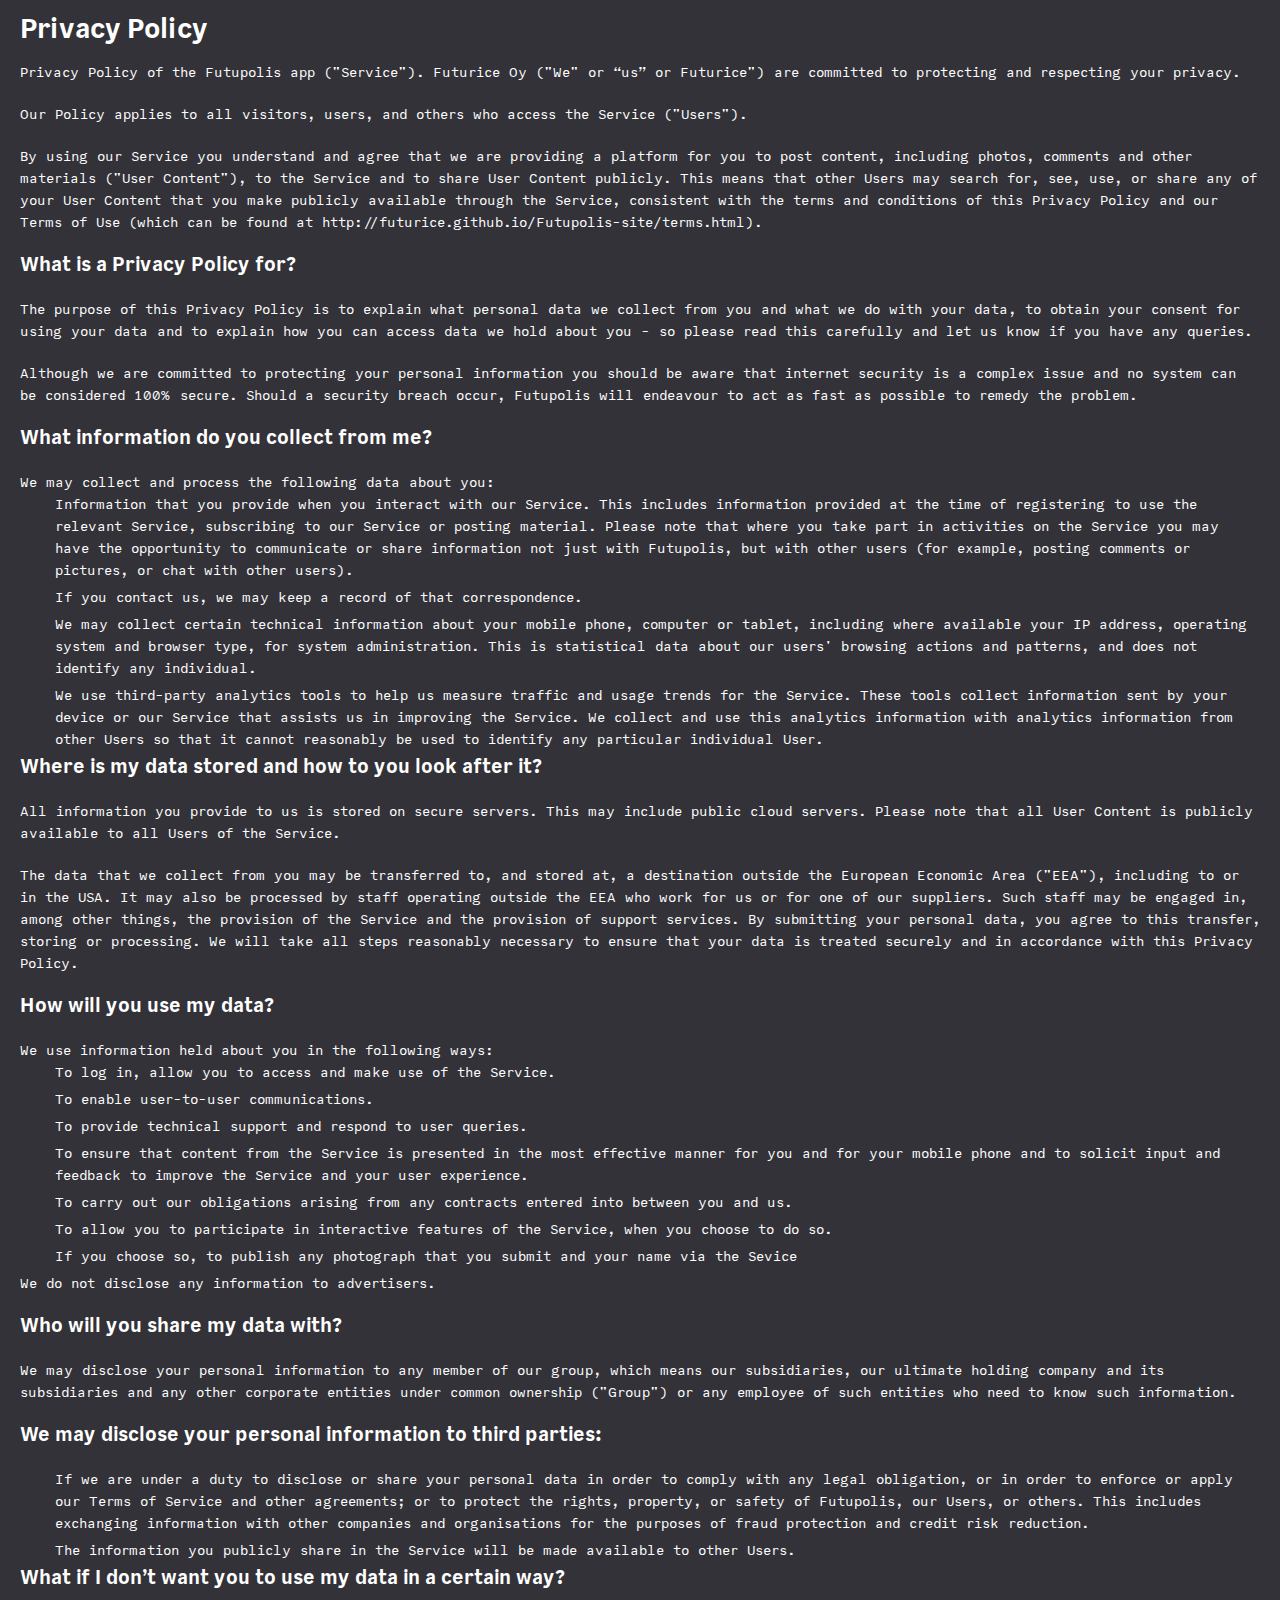
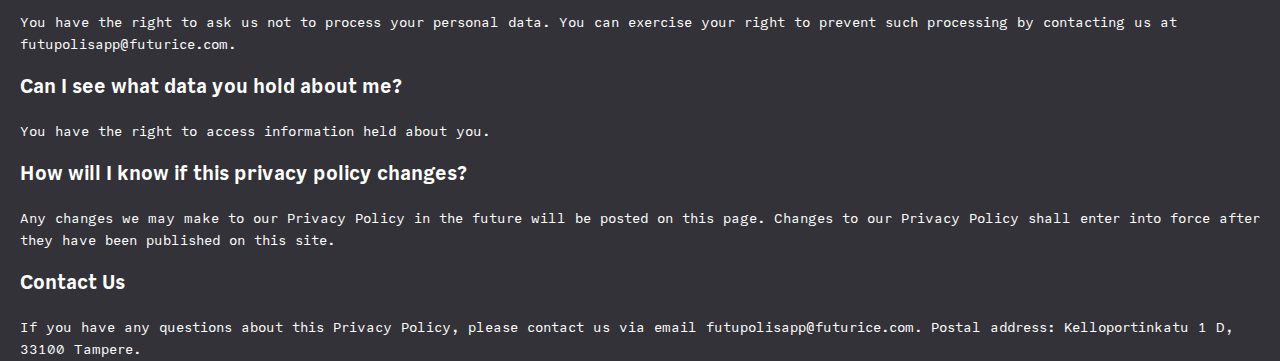
<file: app/privacy.html>
<!DOCTYPE html>
<html>
<head>
  <meta charset="UTF-8">
  <meta http-equiv="X-UA-Compatible" content="IE=edge,chrome=1"/>

  <title>Futupolis</title>
  <link rel="apple-touch-icon" href="assets/robot.png">
  <link rel="icon" href="assets/robot.png">

  <meta name="viewport" content="width=device-width, initial-scale=1, maximum-scale=1"/>
  <meta name="mobile-web-app-capable" content="yes" />
  <meta name="apple-mobile-web-app-capable" content="yes"/>
  <meta name="format-detection" content="telephone=no"/>
  <meta name="theme-color" content="#000" />

  <link rel="stylesheet" href="style.css">

</head>

  <body>
    <h1>Privacy Policy</h1>

    <p>Privacy Policy of the Futupolis app ("Service").
    Futurice Oy ("We" or “us” or Futurice") are committed to protecting and respecting your privacy.
    </p>

    <p>Our Policy applies to all visitors, users, and others who access the Service ("Users").</p>

    <p>By using our Service you understand and agree that we are providing a
    platform for you to post content, including photos, comments and other
    materials ("User Content"), to the Service and to share User Content publicly.
    This means that other Users may search for, see, use, or share any of your
    User Content that you make publicly available through the Service,
    consistent with the terms and conditions of this Privacy Policy and our
    Terms of Use (which can be found at http://futurice.github.io/Futupolis-site/terms.html).
    </p>

    <h2>What is a Privacy Policy for?</h2>

    <p>
    The purpose of this Privacy Policy is to explain what personal data we collect from you
    and what we do with your data, to obtain your consent for using your data and to explain
    how you can access data we hold about you - so please read this carefully and let us know
    if you have any queries.
    </p>

    <p>Although we are committed to protecting your personal information you
    should be aware that internet security is a complex issue and no system
    can be considered 100% secure. Should a security breach occur, Futupolis will
    endeavour to act as fast as possible to remedy the problem.</p>


    <h2>What information do you collect from me?</h2>

    We may collect and process the following data about you:

    <ul>
      <li>
        Information that you provide when you interact with our Service.
        This includes information provided at the time of registering to use the
        relevant Service, subscribing to our Service or posting material.
        Please note that where you take part in activities on the Service you may
        have the opportunity to communicate or share information not just
        with Futupolis, but with other users (for example, posting comments or pictures,
        or chat with other users).
      </li>

      <li>If you contact us, we may keep a record of that correspondence.</li>

      <li>
        We may collect certain technical information about your mobile phone,
        computer or tablet, including where available your IP address, operating system
        and browser type, for system administration.
        This is statistical data about our users' browsing actions and patterns,
        and does not identify any individual.
      </li>

      <li>
        We use third-party analytics tools to help us measure traffic and
        usage trends for the Service. These tools collect information sent
        by your device or our Service that assists us in improving the Service.
        We collect and use this analytics information with analytics information
        from other Users so that it cannot reasonably be used to identify
        any particular individual User.
      </li>
    </ul>


    <h2>Where is my data stored and how to you look after it?</h2>

    <p>
    All information you provide to us is stored on secure servers.
    This may include public cloud servers. Please note that all User Content is
    publicly available to all Users of the Service.
    </p>

    <p>
    The data that we collect from you may be transferred to, and stored at,
    a destination outside the European Economic Area ("EEA"), including to or
    in the USA. It may also be processed by staff operating outside the
    EEA who work for us or for one of our suppliers. Such staff may be engaged
    in, among other things, the provision of the Service and the provision of
    support services. By submitting your personal data, you agree to this transfer,
    storing or processing. We will take all steps reasonably necessary
    to ensure that your data is treated securely and in accordance with this
    Privacy Policy.
    </p>

    <h2>How will you use my data?</h2>

    We use information held about you in the following ways:

    <ul>
      <li>To log in, allow you to access and make use of the Service.</li>
      <li>To enable user-to-user communications.</li>
      <li>To provide technical support and respond to user queries.</li>
      <li>To ensure that content from the Service is presented in the most effective manner for you and for your mobile phone and to solicit input and feedback to improve the Service and your user experience.</li>
      <li>To carry out our obligations arising from any contracts entered into between you and us.</li>
      <li>To allow you to participate in interactive features of the Service, when you choose to do so.</li>
      <li>If you choose so, to publish any photograph that you submit and your name via the Sevice</li>
    </ul>

    <p>We do not disclose any information to advertisers.</p>

    <h2>Who will you share my data with?</h2>

    <p>We may disclose your personal information to any member of our group,
    which means our subsidiaries, our ultimate holding company
    and its subsidiaries and any other corporate entities under common ownership
    ("Group") or any employee of such entities who need to know such information.
    </p>

    <h2>We may disclose your personal information to third parties:</h2>

    <ul>
      <li>If we are under a duty to disclose or share your personal data in order
        to comply with any legal obligation, or in order to enforce or apply our
        Terms of Service and other agreements; or to protect the rights, property,
        or safety of Futupolis, our Users, or others.
        This includes exchanging information with other companies
        and organisations for the purposes of fraud protection and credit risk reduction.
      </li>
      <li>The information you publicly share in the Service will be made available to other Users.</li>
    </ul>

    <h2>What if I don’t want you to use my data in a certain way?</h2>

    <p>You have the right to ask us not to process your personal data.
    You can exercise your right to prevent such processing by contacting us at futupolisapp@futurice.com.
    </p>

    <h2>Can I see what data you hold about me?</h2>

    <p>You have the right to access information held about you. </p>


    <h2>How will I know if this privacy policy changes?</h2>

    <p>Any changes we may make to our Privacy Policy in the future will be posted on
    this page. Changes to our Privacy Policy shall enter into force after they have been
    published on this site.
    </p>

    <h2>Contact Us</h2>
    <p>If you have any questions about this Privacy Policy, please contact us via
    email futupolisapp@futurice.com. Postal address: Kelloportinkatu 1 D, 33100 Tampere.
    </p>

</body>
</html>
</file>
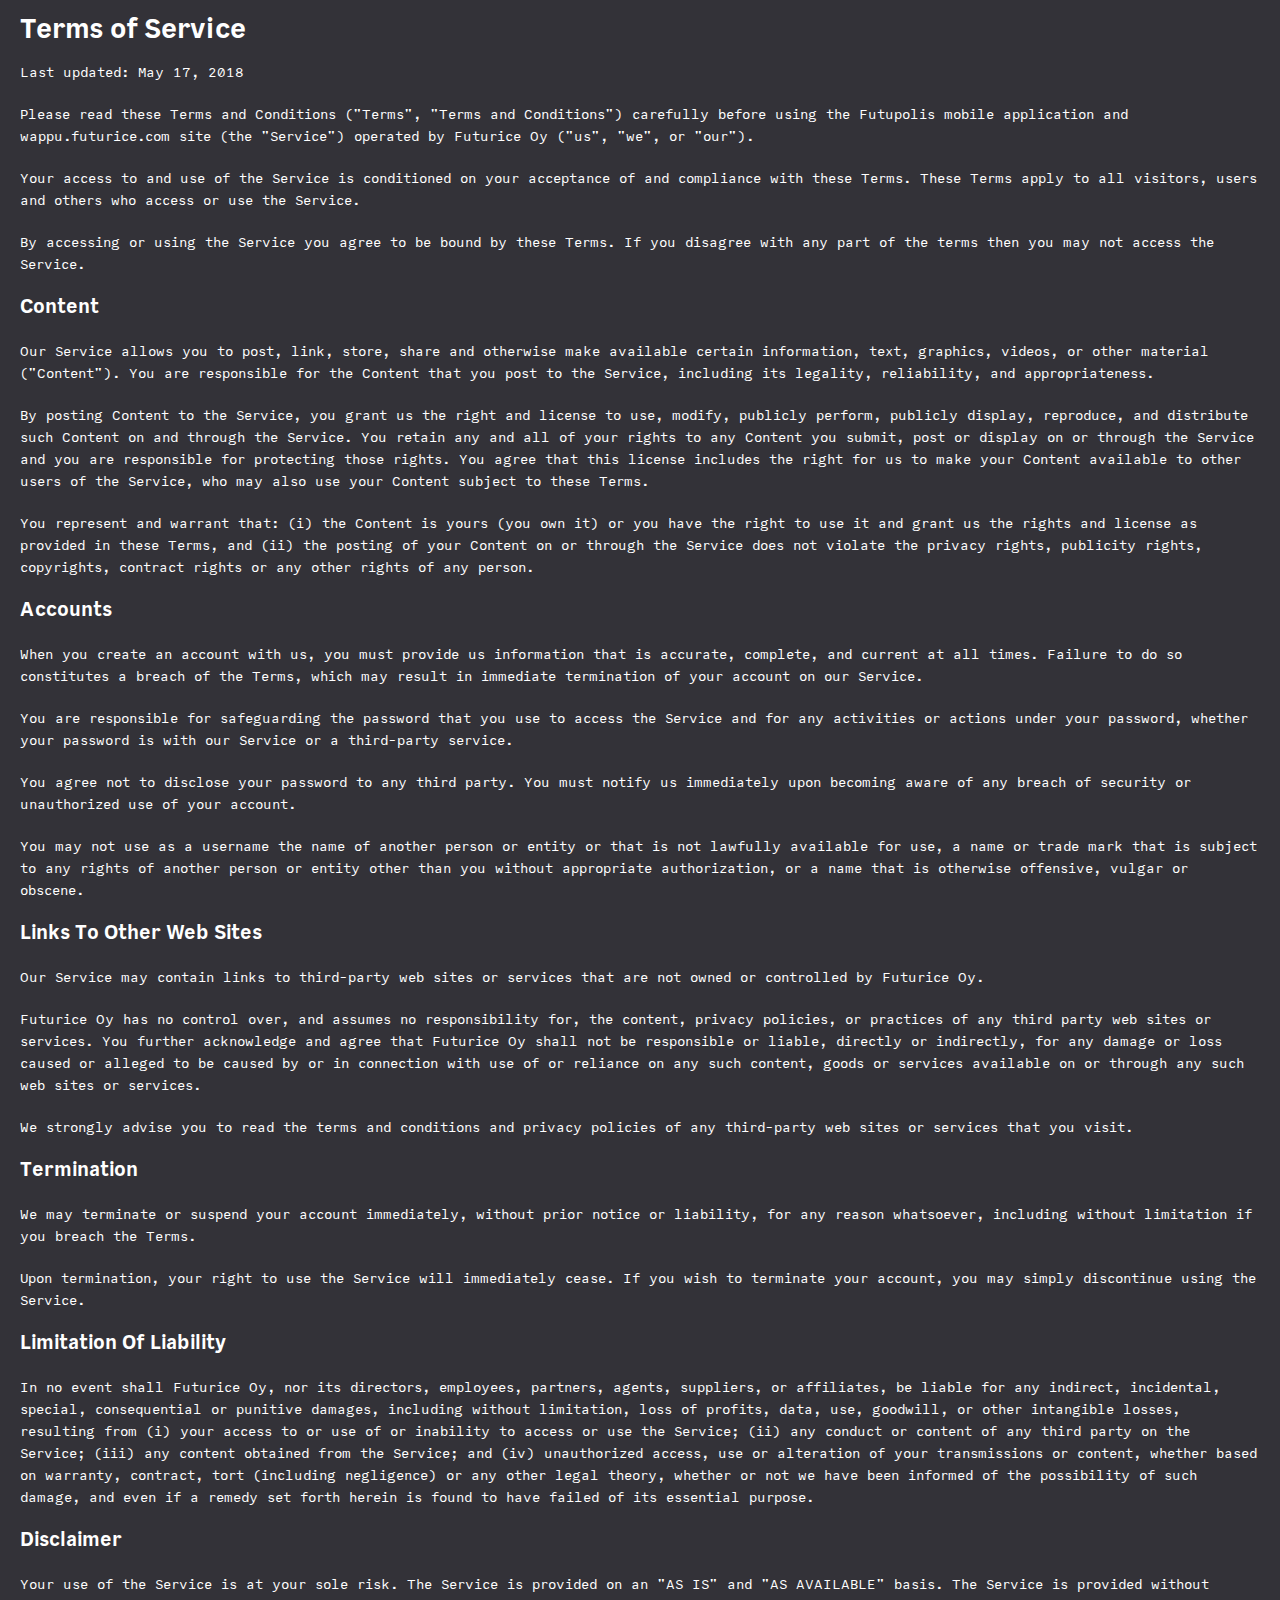
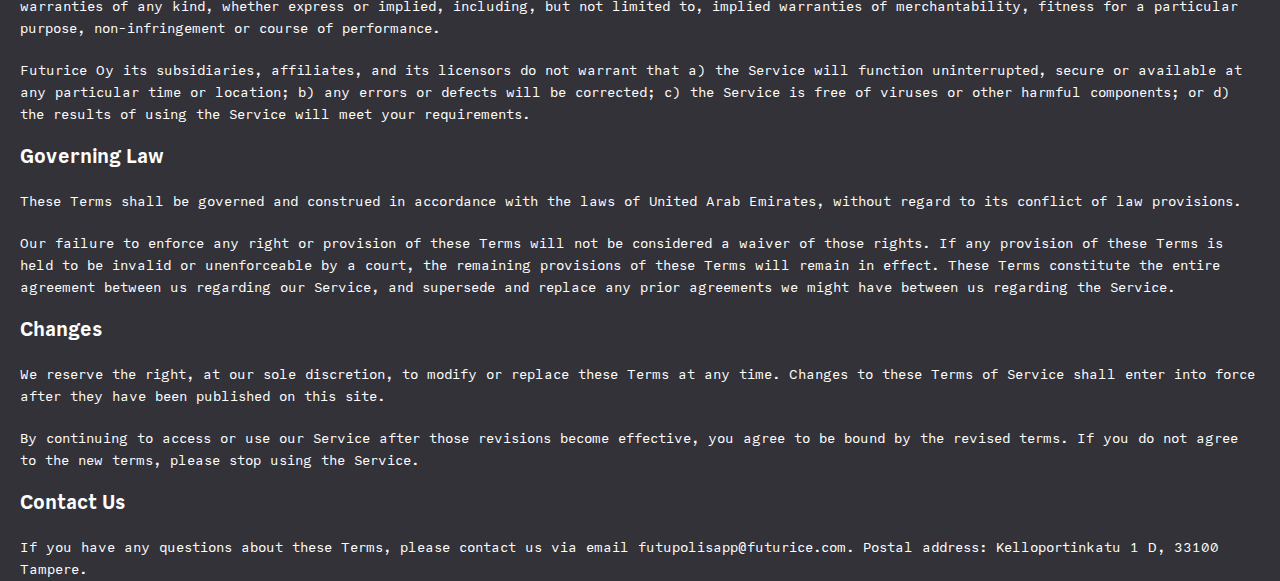
<file: app/terms.html>
<!DOCTYPE html>
<html>
<head>
  <meta charset="UTF-8">
  <meta http-equiv="X-UA-Compatible" content="IE=edge,chrome=1"/>

  <title>Futupolis</title>
  <link rel="apple-touch-icon" href="assets/robot.png">
  <link rel="icon" href="assets/robot.png">

  <meta name="viewport" content="width=device-width, initial-scale=1, maximum-scale=1"/>
  <meta name="mobile-web-app-capable" content="yes" />
  <meta name="apple-mobile-web-app-capable" content="yes"/>
  <meta name="format-detection" content="telephone=no"/>
  <meta name="theme-color" content="#000" />

  <link rel="stylesheet" href="style.css">

</head>
<body>

  <h1>Terms of Service</h1>
  <p>Last updated: May 17, 2018</p>
  <p>
    Please read these Terms and Conditions ("Terms", "Terms and Conditions") carefully
    before using the Futupolis mobile application and wappu.futurice.com site (the
    "Service") operated by Futurice Oy ("us", "we", or "our").
  </p>
  <p>
    Your access to and use of the Service is conditioned on your acceptance of and
    compliance with these Terms. These Terms apply to all visitors, users and others who
    access or use the Service.
  </p>
  <p>
    By accessing or using the Service you agree to be bound by these Terms. If you
    disagree with any part of the terms then you may not access the Service.
  </p>
  <p class="title">Content</p>
  <p>
    Our Service allows you to post, link, store, share and otherwise make available
    certain information, text, graphics, videos, or other material ("Content"). You are
    responsible for the Content that you post to the Service, including its legality,
    reliability, and appropriateness.
  </p>
  <p>
    By posting Content to the Service, you grant us the right and license to use, modify,
    publicly perform, publicly display, reproduce, and distribute such Content on and
    through the Service. You retain any and all of your rights to any Content you submit,
    post or display on or through the Service and you are responsible for protecting those
    rights. You agree that this license includes the right for us to make your Content
    available to other users of the Service, who may also use your Content subject to
    these Terms.
  </p>
  <p>
    You represent and warrant that: (i) the Content is yours (you own it) or you have the
    right to use it and grant us the rights and license as provided in these Terms, and
    (ii) the posting of your Content on or through the Service does not violate the
    privacy rights, publicity rights, copyrights, contract rights or any other rights of
    any person.
  </p>
  <p class="title">Accounts</p>
  <p>
    When you create an account with us, you must provide us information that is accurate,
    complete, and current at all times. Failure to do so constitutes a breach of the
    Terms, which may result in immediate termination of your account on our Service.
  </p>
  <p>
    You are responsible for safeguarding the password that you use to access the Service
    and for any activities or actions under your password, whether your password is with
    our Service or a third-party service.
  </p>
  <p>
    You agree not to disclose your password to any third party. You must notify us
    immediately upon becoming aware of any breach of security or unauthorized use of your
    account.
  </p>
  <p>
    You may not use as a username the name of another person or entity or that is not
    lawfully available for use, a name or trade mark that is subject to any rights of
    another person or entity other than you without appropriate authorization, or a name
    that is otherwise offensive, vulgar or obscene.
  </p>
  <p class="title">Links To Other Web Sites</p>
  <p>
    Our Service may contain links to third-party web sites or services that are not owned
    or controlled by Futurice Oy.
  </p>
  <p>
    Futurice Oy has no control over, and assumes no responsibility for, the content,
    privacy policies, or practices of any third party web sites or services. You further
    acknowledge and agree that Futurice Oy shall not be responsible or liable, directly or
    indirectly, for any damage or loss caused or alleged to be caused by or in connection
    with use of or reliance on any such content, goods or services available on or through
    any such web sites or services.
  </p>
  <p>
    We strongly advise you to read the terms and conditions and privacy policies of any
    third-party web sites or services that you visit.
  </p>
  <p class="title">Termination</p>
  <p>
    We may terminate or suspend your account immediately, without prior notice or
    liability, for any reason whatsoever, including without limitation if you breach the
    Terms.
  </p>
  <p>
    Upon termination, your right to use the Service will immediately cease. If you wish to
    terminate your account, you may simply discontinue using the Service.
  </p>
  <p class="title">Limitation Of Liability</p>
  <p>
    In no event shall Futurice Oy, nor its directors, employees, partners, agents,
    suppliers, or affiliates, be liable for any indirect, incidental, special,
    consequential or punitive damages, including without limitation, loss of profits,
    data, use, goodwill, or other intangible losses, resulting from (i) your access to or
    use of or inability to access or use the Service; (ii) any conduct or content of any
    third party on the Service; (iii) any content obtained from the Service; and (iv)
    unauthorized access, use or alteration of your transmissions or content, whether based
    on warranty, contract, tort (including negligence) or any other legal theory, whether
    or not we have been informed of the possibility of such damage, and even if a remedy
    set forth herein is found to have failed of its essential purpose.
  </p>
  <p class="title">Disclaimer</p>
  <p>
    Your use of the Service is at your sole risk. The Service is provided on an "AS IS"
    and "AS AVAILABLE" basis. The Service is provided without warranties of any kind,
    whether express or implied, including, but not limited to, implied warranties of
    merchantability, fitness for a particular purpose, non-infringement or course of
    performance.
  </p>
  <p>
    Futurice Oy its subsidiaries, affiliates, and its licensors do not warrant that a) the
    Service will function uninterrupted, secure or available at any particular time or
    location; b) any errors or defects will be corrected; c) the Service is free of
    viruses or other harmful components; or d) the results of using the Service will meet
    your requirements.
  </p>
  <p class="title">Governing Law</p>
  <p>
    These Terms shall be governed and construed in accordance with the laws of United Arab
    Emirates, without regard to its conflict of law provisions.
  </p>
  <p>
    Our failure to enforce any right or provision of these Terms will not be considered a
    waiver of those rights. If any provision of these Terms is held to be invalid or
    unenforceable by a court, the remaining provisions of these Terms will remain in
    effect. These Terms constitute the entire agreement between us regarding our Service,
    and supersede and replace any prior agreements we might have between us regarding the
    Service.
  </p>
  <p class="title">Changes</p>
  <p>
    We reserve the right, at our sole discretion, to modify or replace these Terms at any
    time. Changes to these Terms of Service shall enter into force after they have been
    published on this site.
  </p>
  <p>
    By continuing to access or use our Service after those revisions become effective, you
    agree to be bound by the revised terms. If you do not agree to the new terms, please
    stop using the Service.
  </p>
  <p class="title">Contact Us</p>
  <p>
    If you have any questions about these Terms, please contact us via email
    futupolisapp@futurice.com. Postal address: Kelloportinkatu 1 D, 33100 Tampere.
  </p>

</body>
</html>
</file>
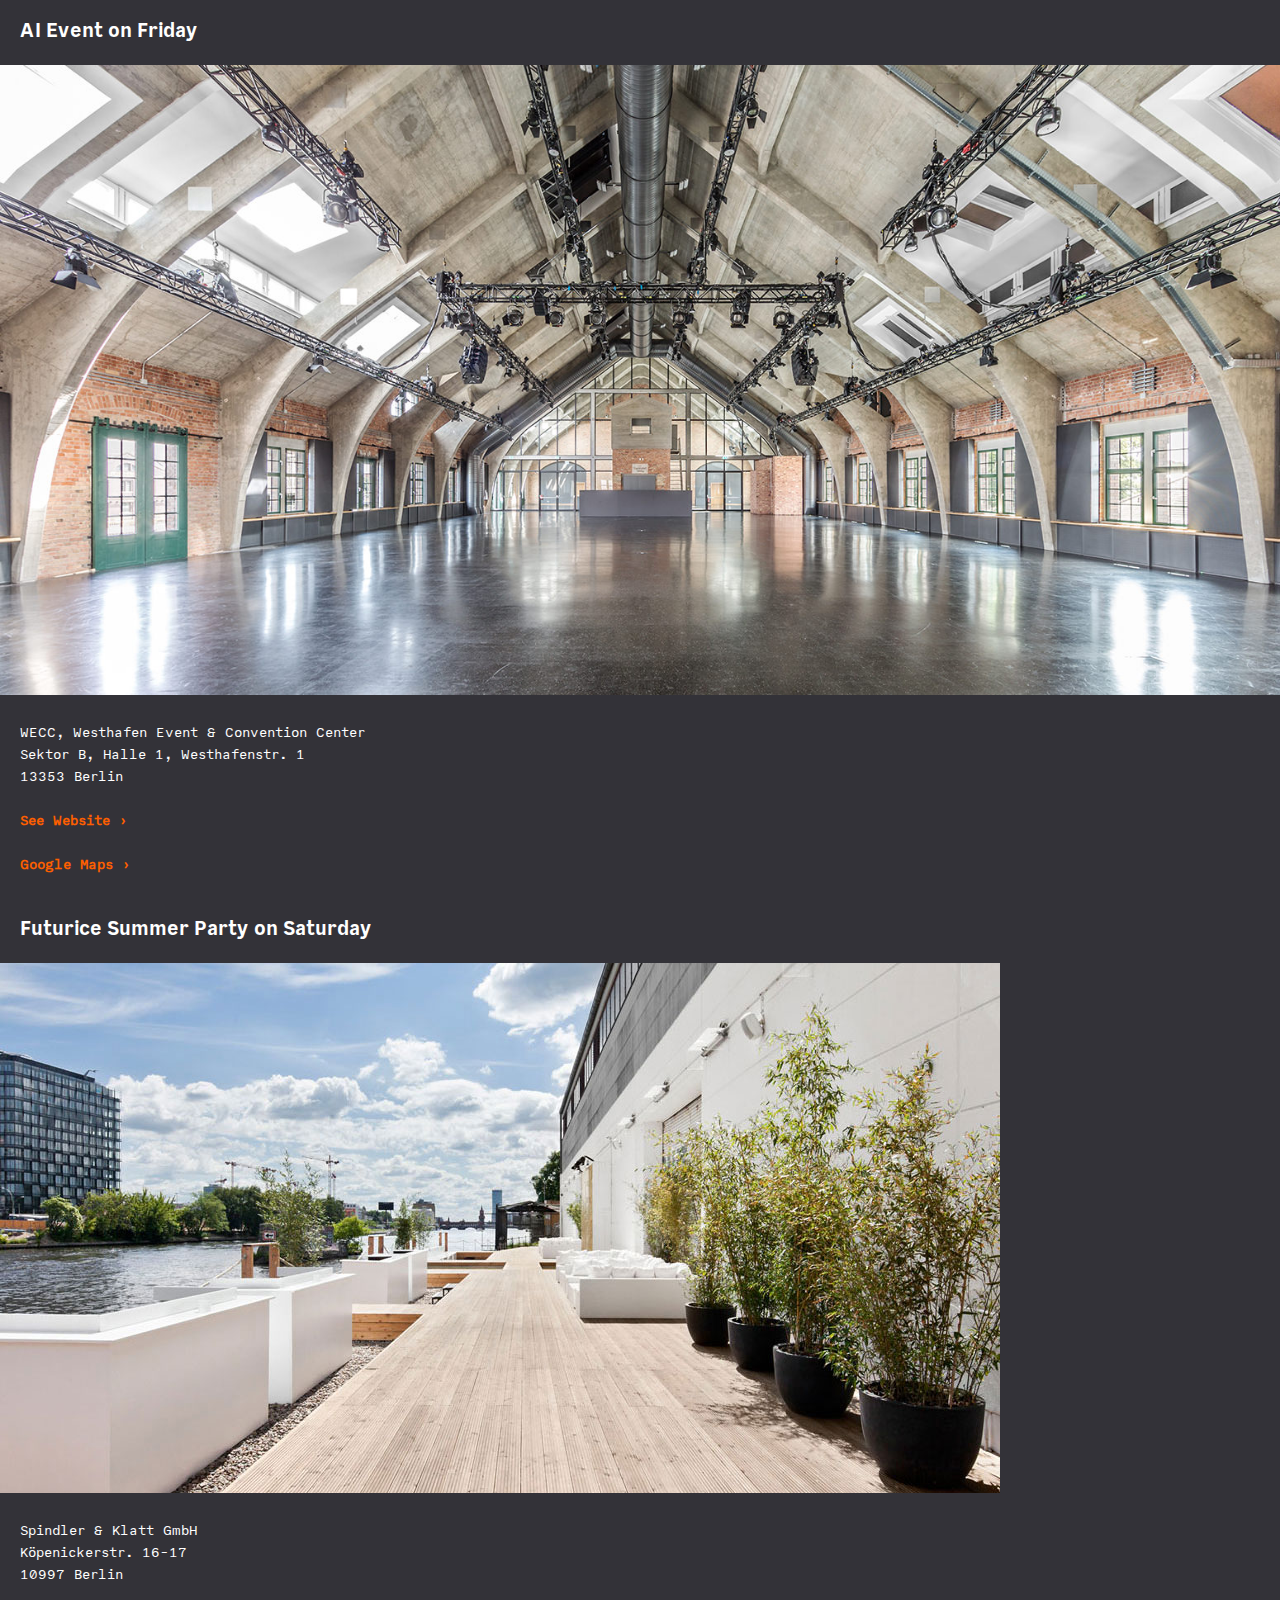
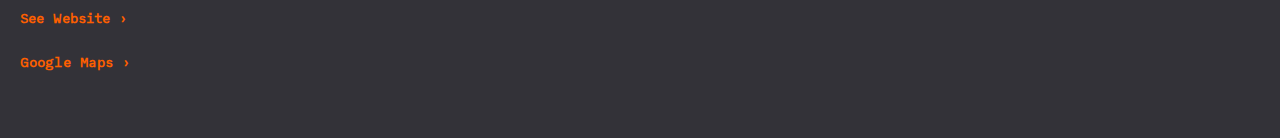
<file: app/venues.html>
<!DOCTYPE html>
<html>
<head>
  <meta charset="UTF-8">
  <meta http-equiv="X-UA-Compatible" content="IE=edge,chrome=1"/>

  <title>Futupolis</title>
  <link rel="apple-touch-icon" href="assets/robot.png">
  <link rel="icon" href="assets/robot.png">

  <meta name="viewport" content="width=device-width, initial-scale=1, maximum-scale=1"/>
  <meta name="mobile-web-app-capable" content="yes" />
  <meta name="apple-mobile-web-app-capable" content="yes"/>
  <meta name="format-detection" content="telephone=no"/>
  <meta name="theme-color" content="#000" />

  <link rel="stylesheet" href="style.css">

</head>
<body>
  <h2>AI Event on Friday</h2>

  <img class="hero-img" src="wecc.jpg" />
  <p>
    WECC, Westhafen Event & Convention Center<br />
    Sektor B, Halle 1, Westhafenstr. 1<br />
    13353 Berlin
    <br />
    <br />
    <a href="http://wecc.de/en/">See Website ›</a>
    <br />
    <br />
    <a href="https://goo.gl/maps/MS8GeJTbhCQ2">Google Maps ›</a>
  </p>

  <br />
  <h2>Futurice Summer Party on Saturday</h2>
  <img class="hero-img" src="spindlerklatt.jpg" />
  <p>
    Spindler & Klatt GmbH<br />
    Köpenickerstr. 16-17<br />
    10997 Berlin
    <br />
    <br />
    <a href="https://spindlerklatt.com/en/startpage/">See Website ›</a>
    <br />
    <br />
    <a href="https://goo.gl/maps/F3qsKDU3PTC2">Google Maps ›</a>
  </p>
  <br />
  <br />

</body>
</html>
</file>
<file: app/style.css>
@import url("../assets/font/font.css");

* {
  margin: 0;
  padding: 0;
  outline: none;
  -webkit-tap-highlight-color: rgba(0, 0, 0, 0);
  -webkit-tap-highlight-color: transparent;
  box-sizing: border-box;
}

body,
html {
  height: 100%;
  margin: 0;
  padding: 0;
  font-family: "Futurice Monospaced", "Futurice Regular", sans-serif;
  background-color: #333238;

}

body {
  color: #fff;
  padding: 20px;
  font-size: 14px;
  line-height: 22px;
}

h1, h2, h3, .title {
  font-family: "Futurice Regular", "Futurice Monospaced", sans-serif;
  font-weight: bold;
  margin-bottom: 20px;
}

h2, .title {
  font-size: 20px;
  line-height: 25px;
}

a {
  color: #fd5f00;
  text-decoration: none;
  font-weight: bold
}

p {
  margin: 0 0 20px;
}

.hero-img {
  max-width: calc(100% + 40px);
  margin: 0 -20px 20px;
}

ul li {
  margin-left: 35px;
  margin-bottom: 5px;
  display: block;
}
</file>
